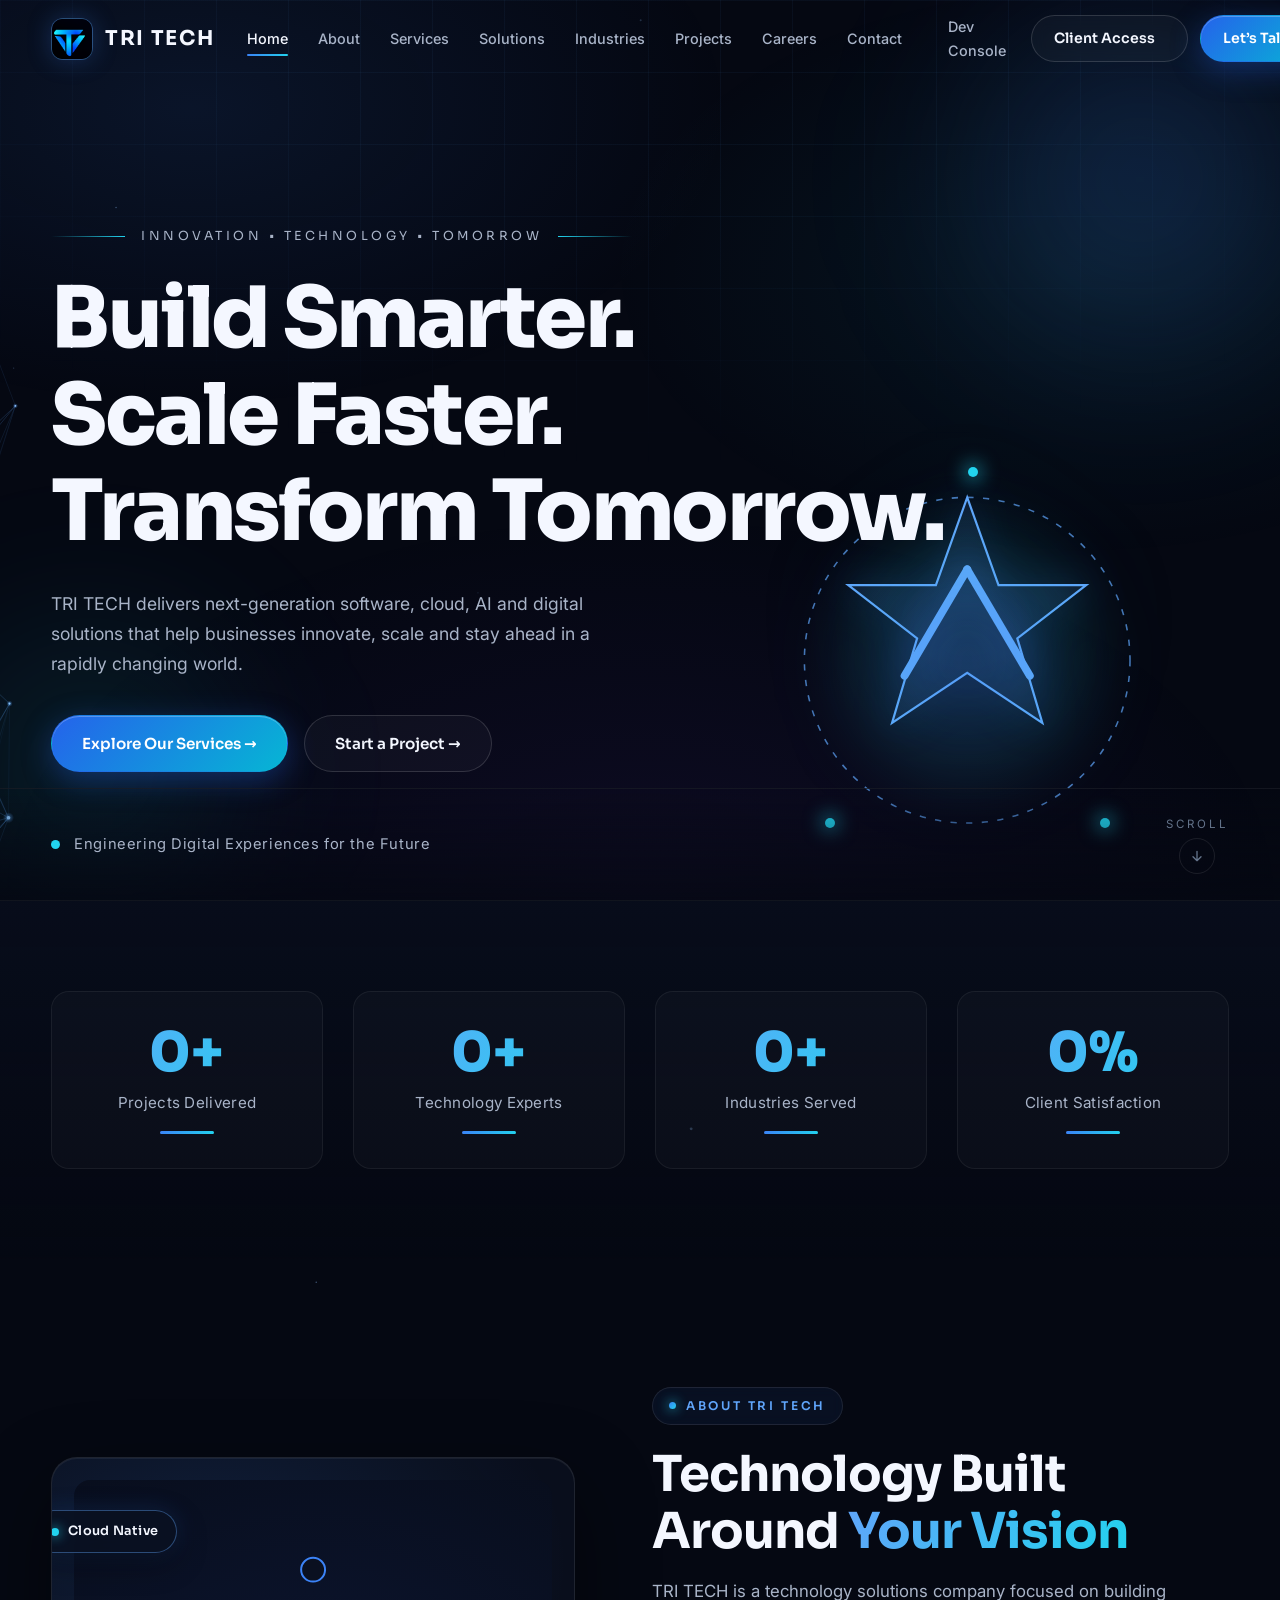
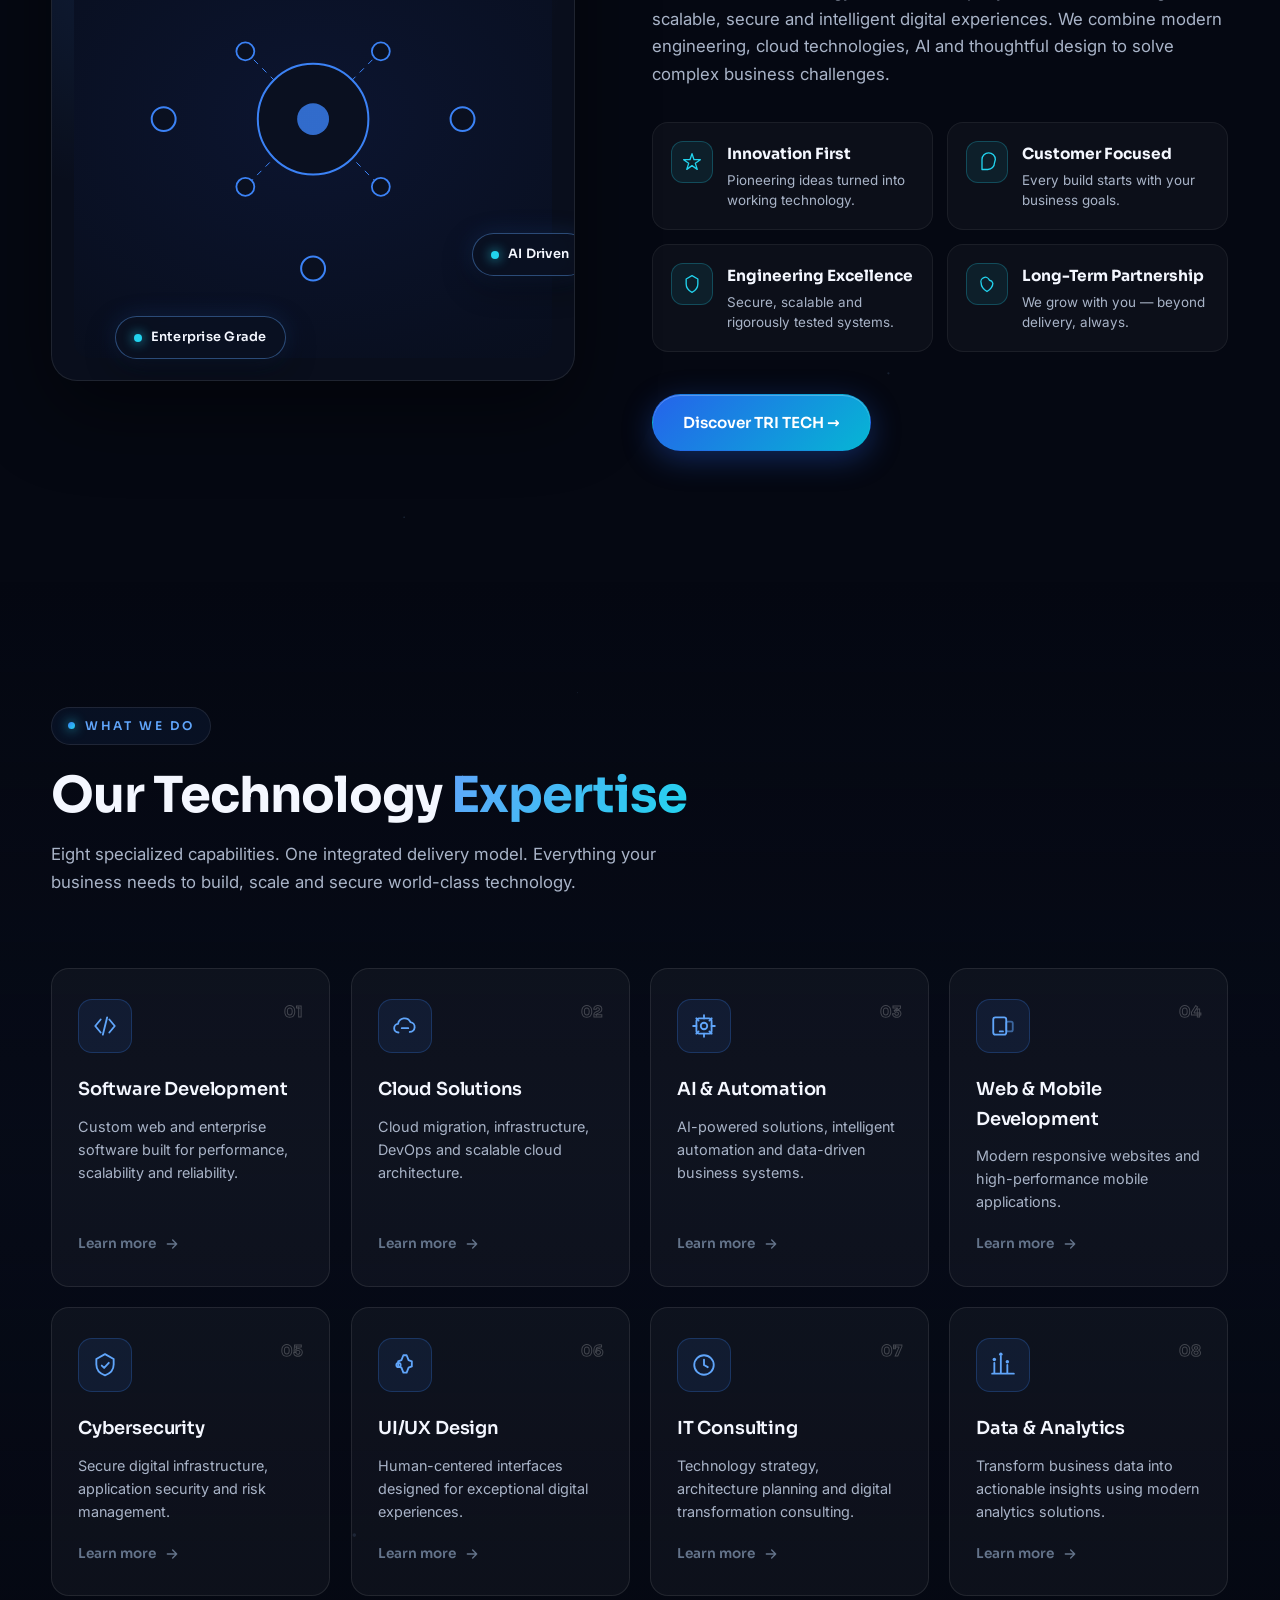
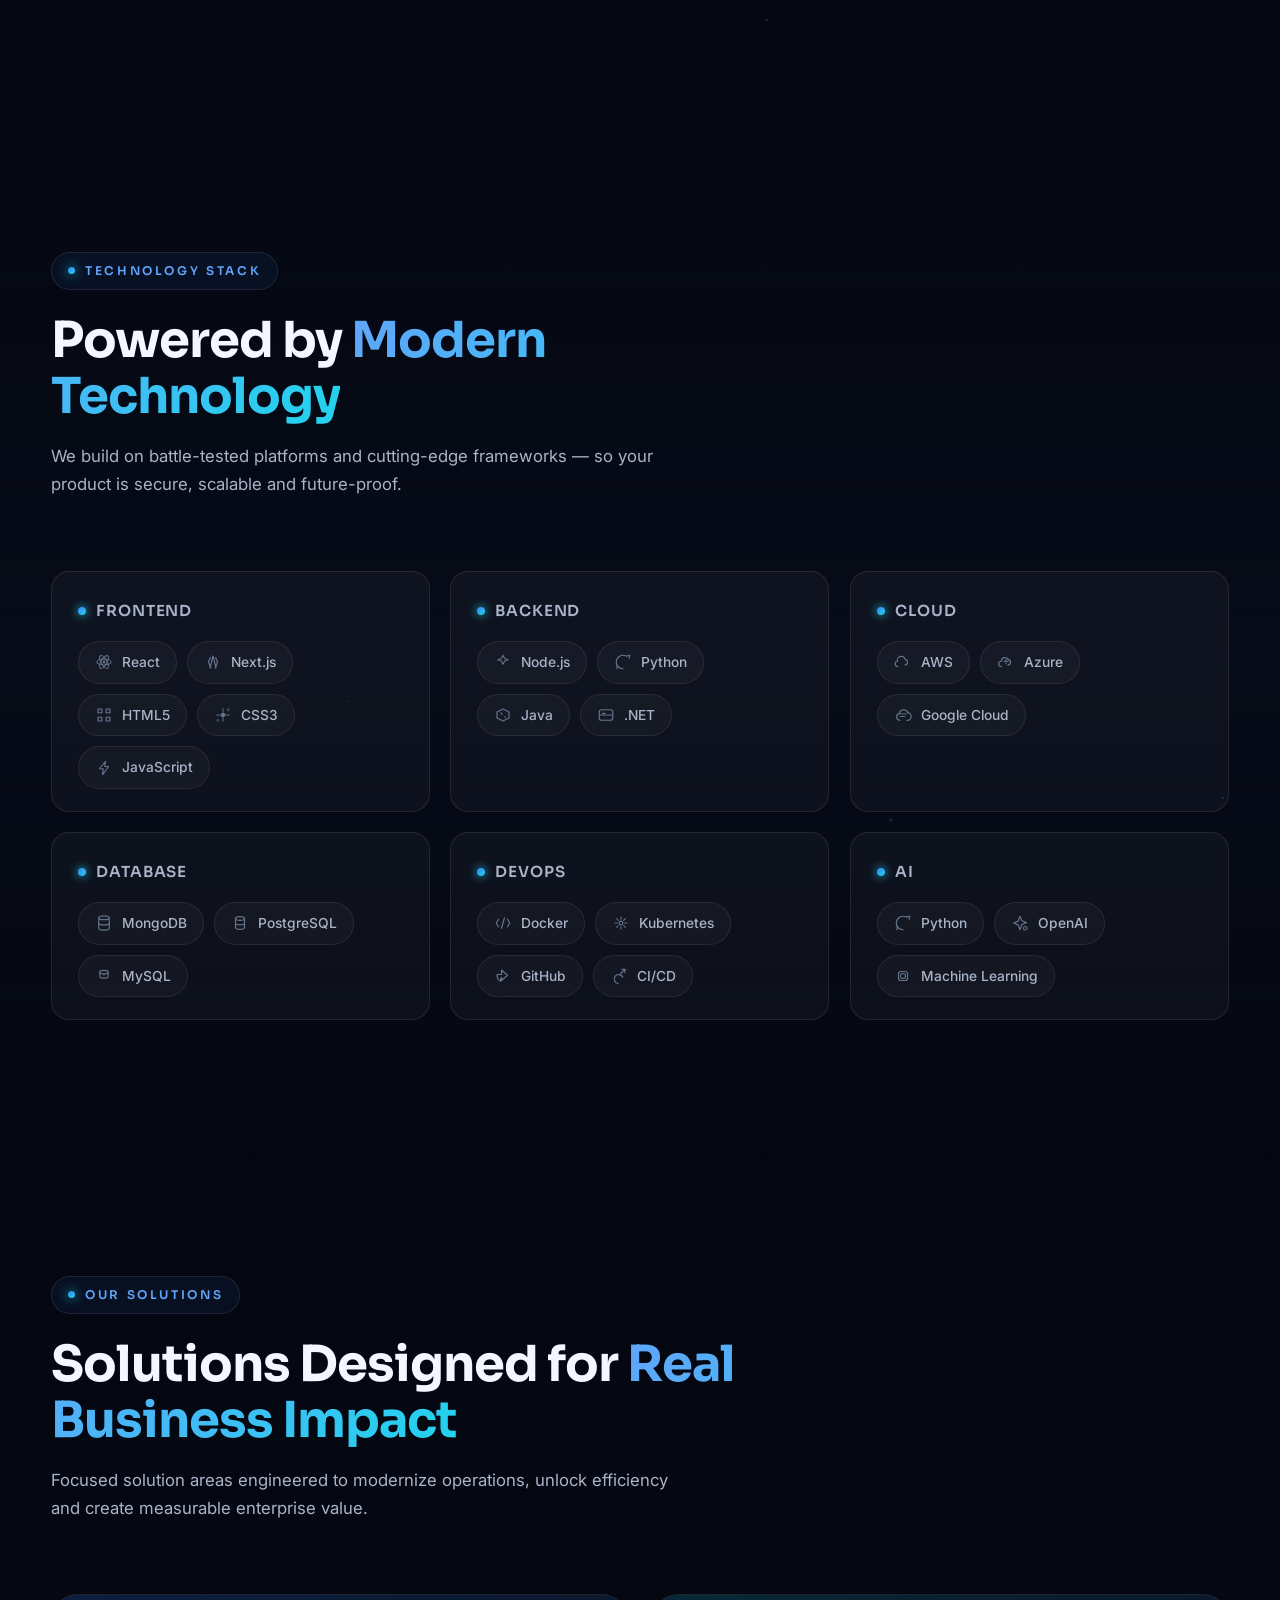
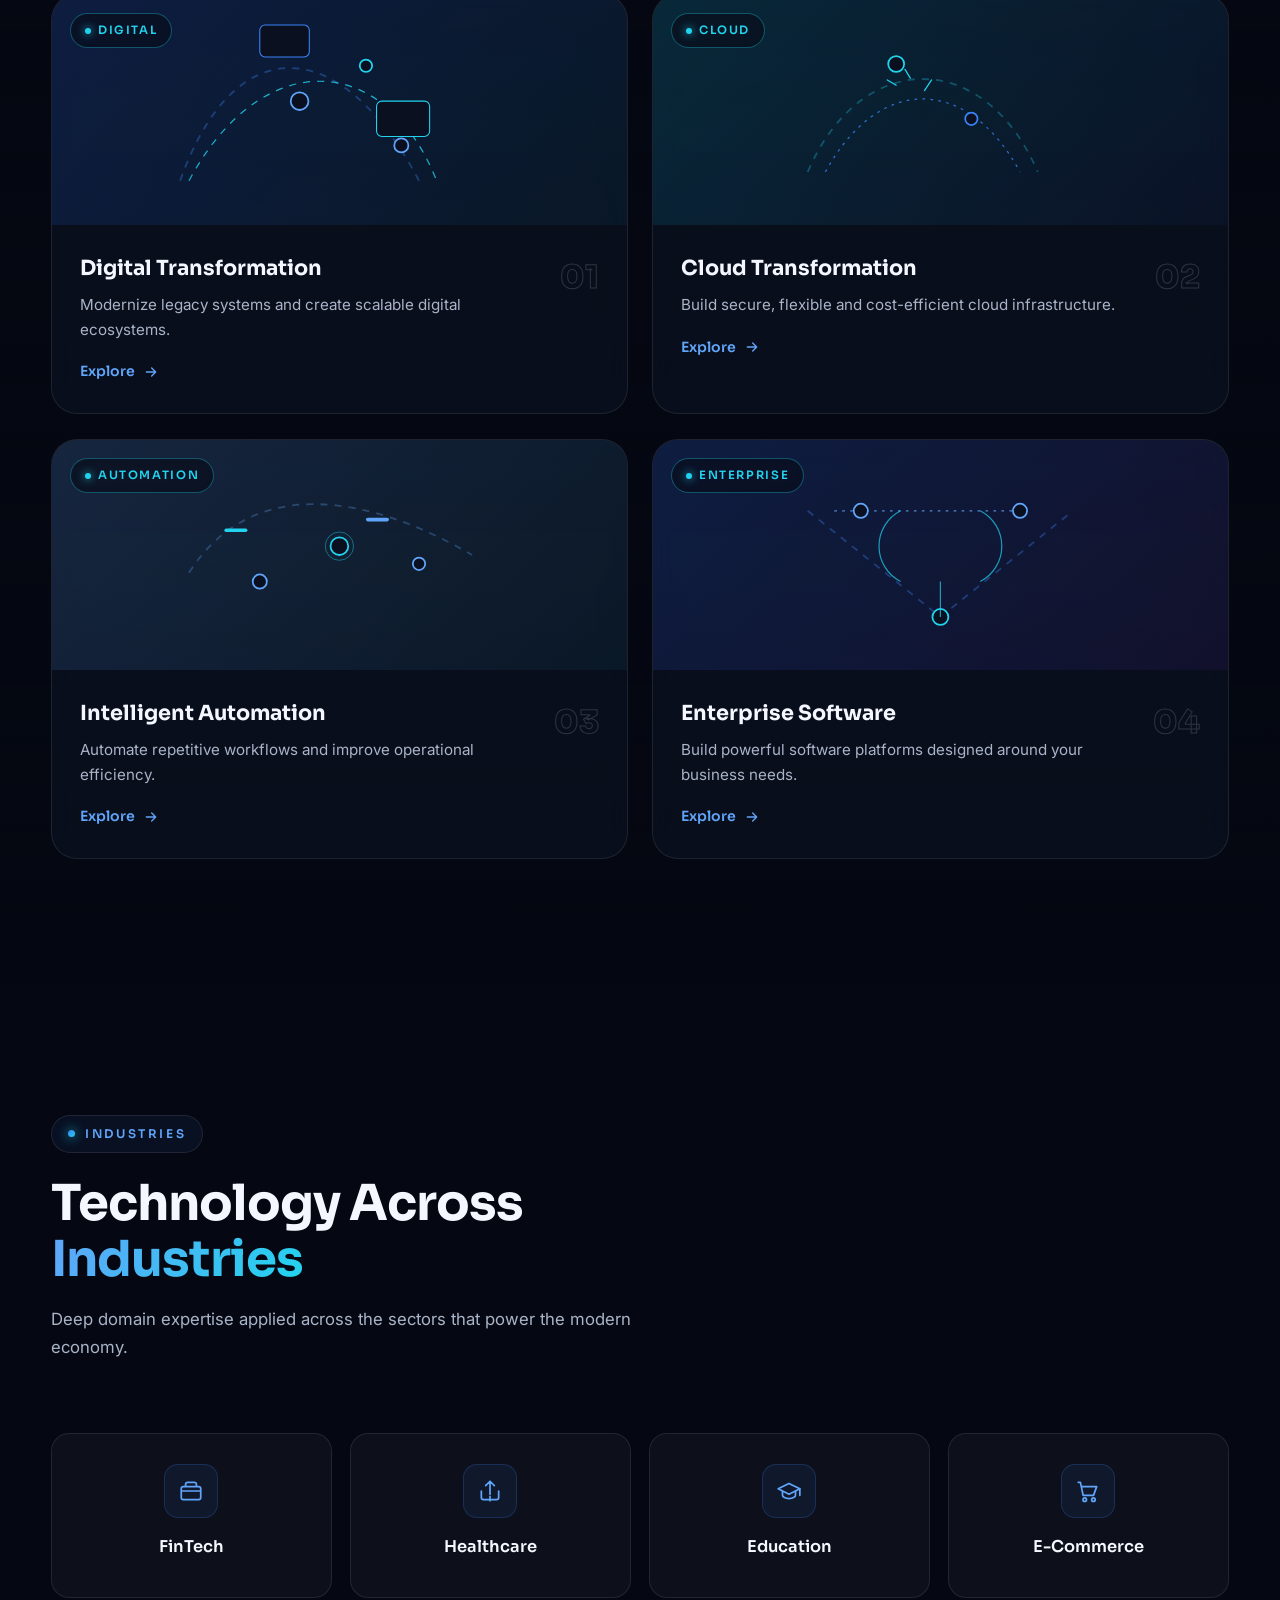
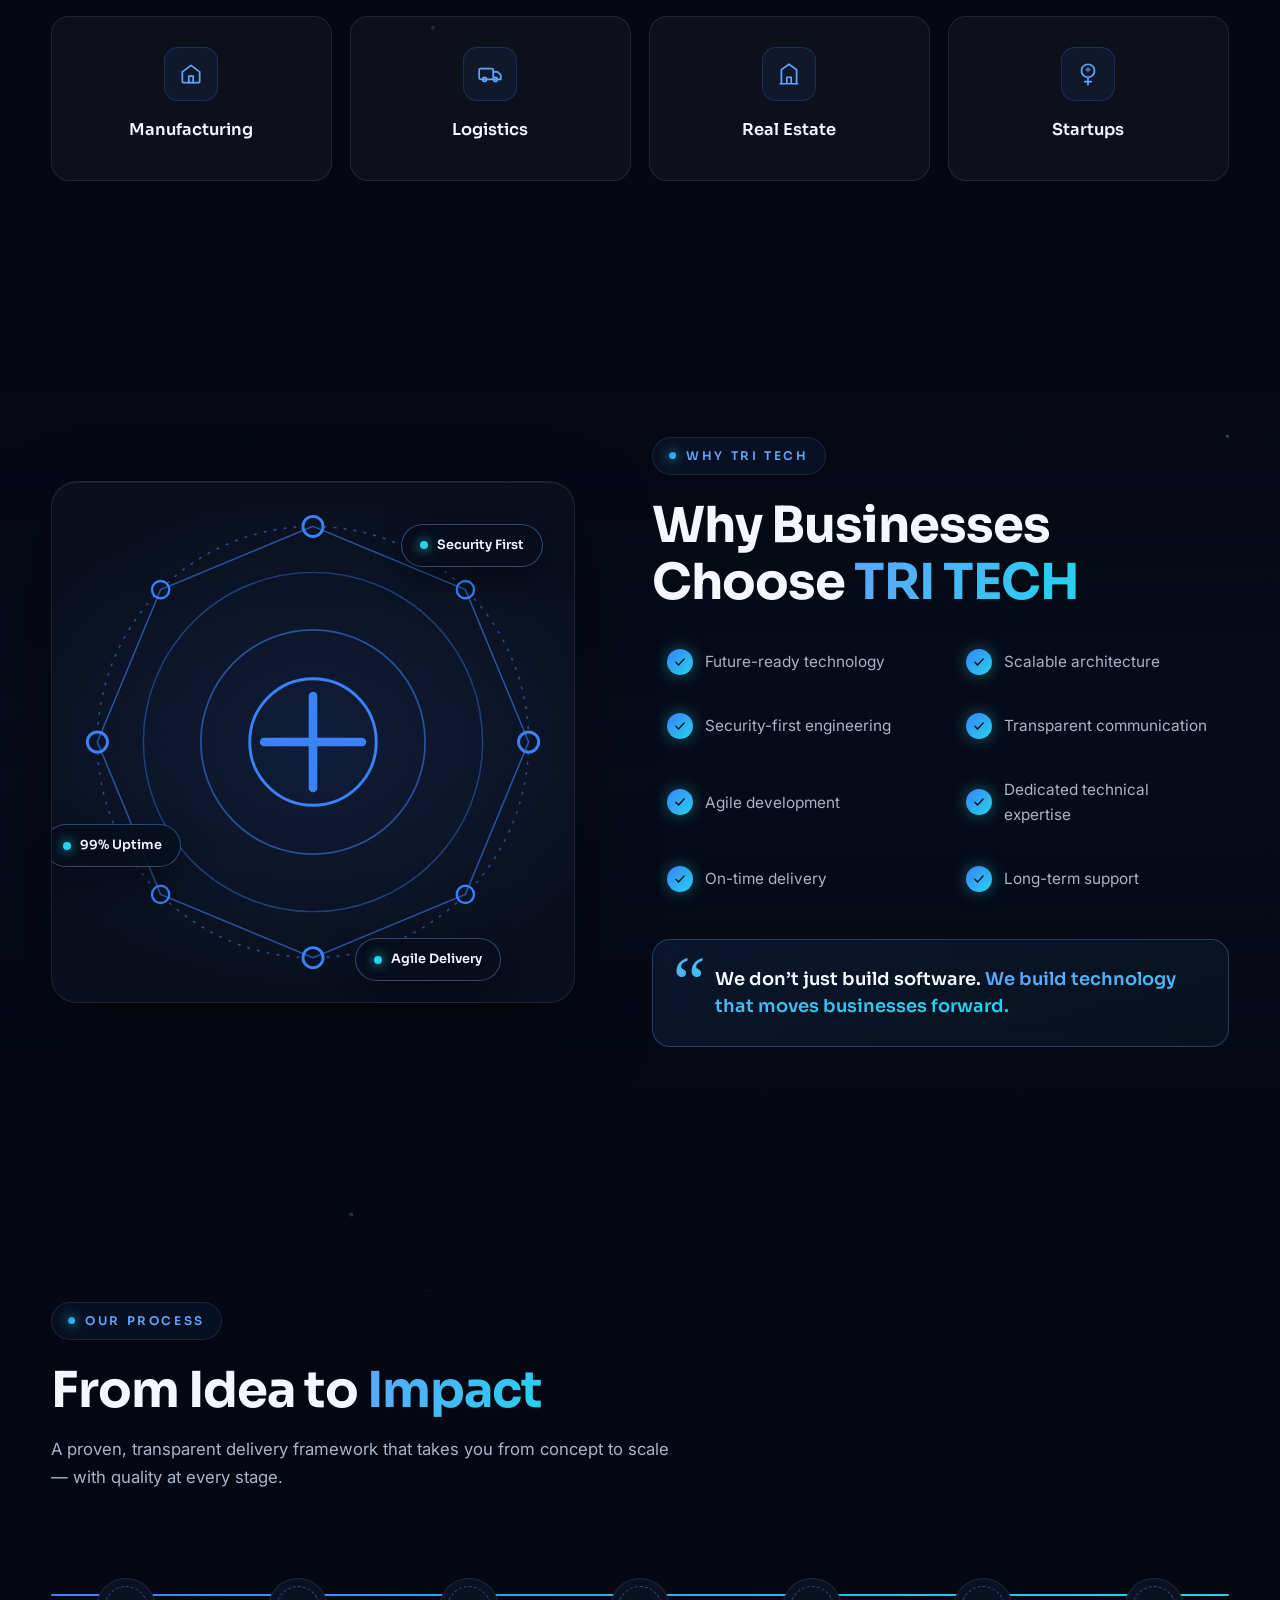
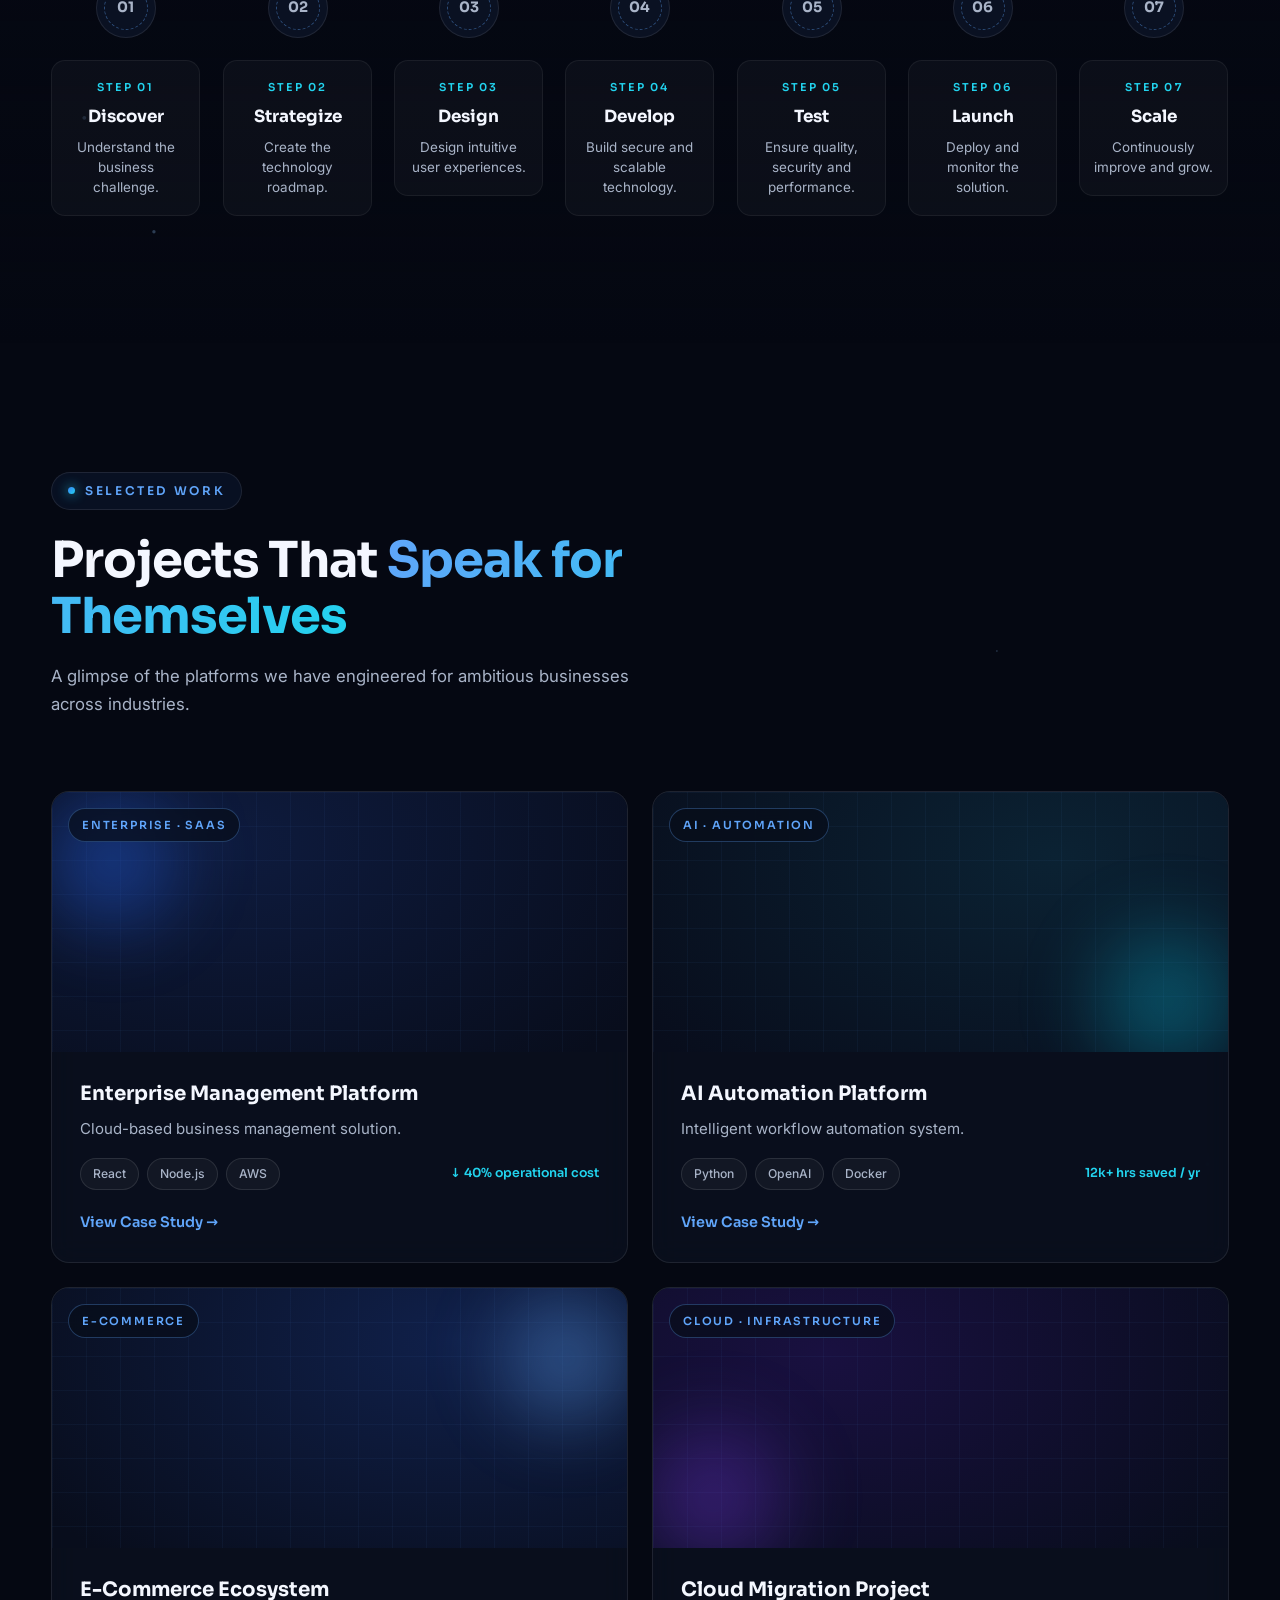
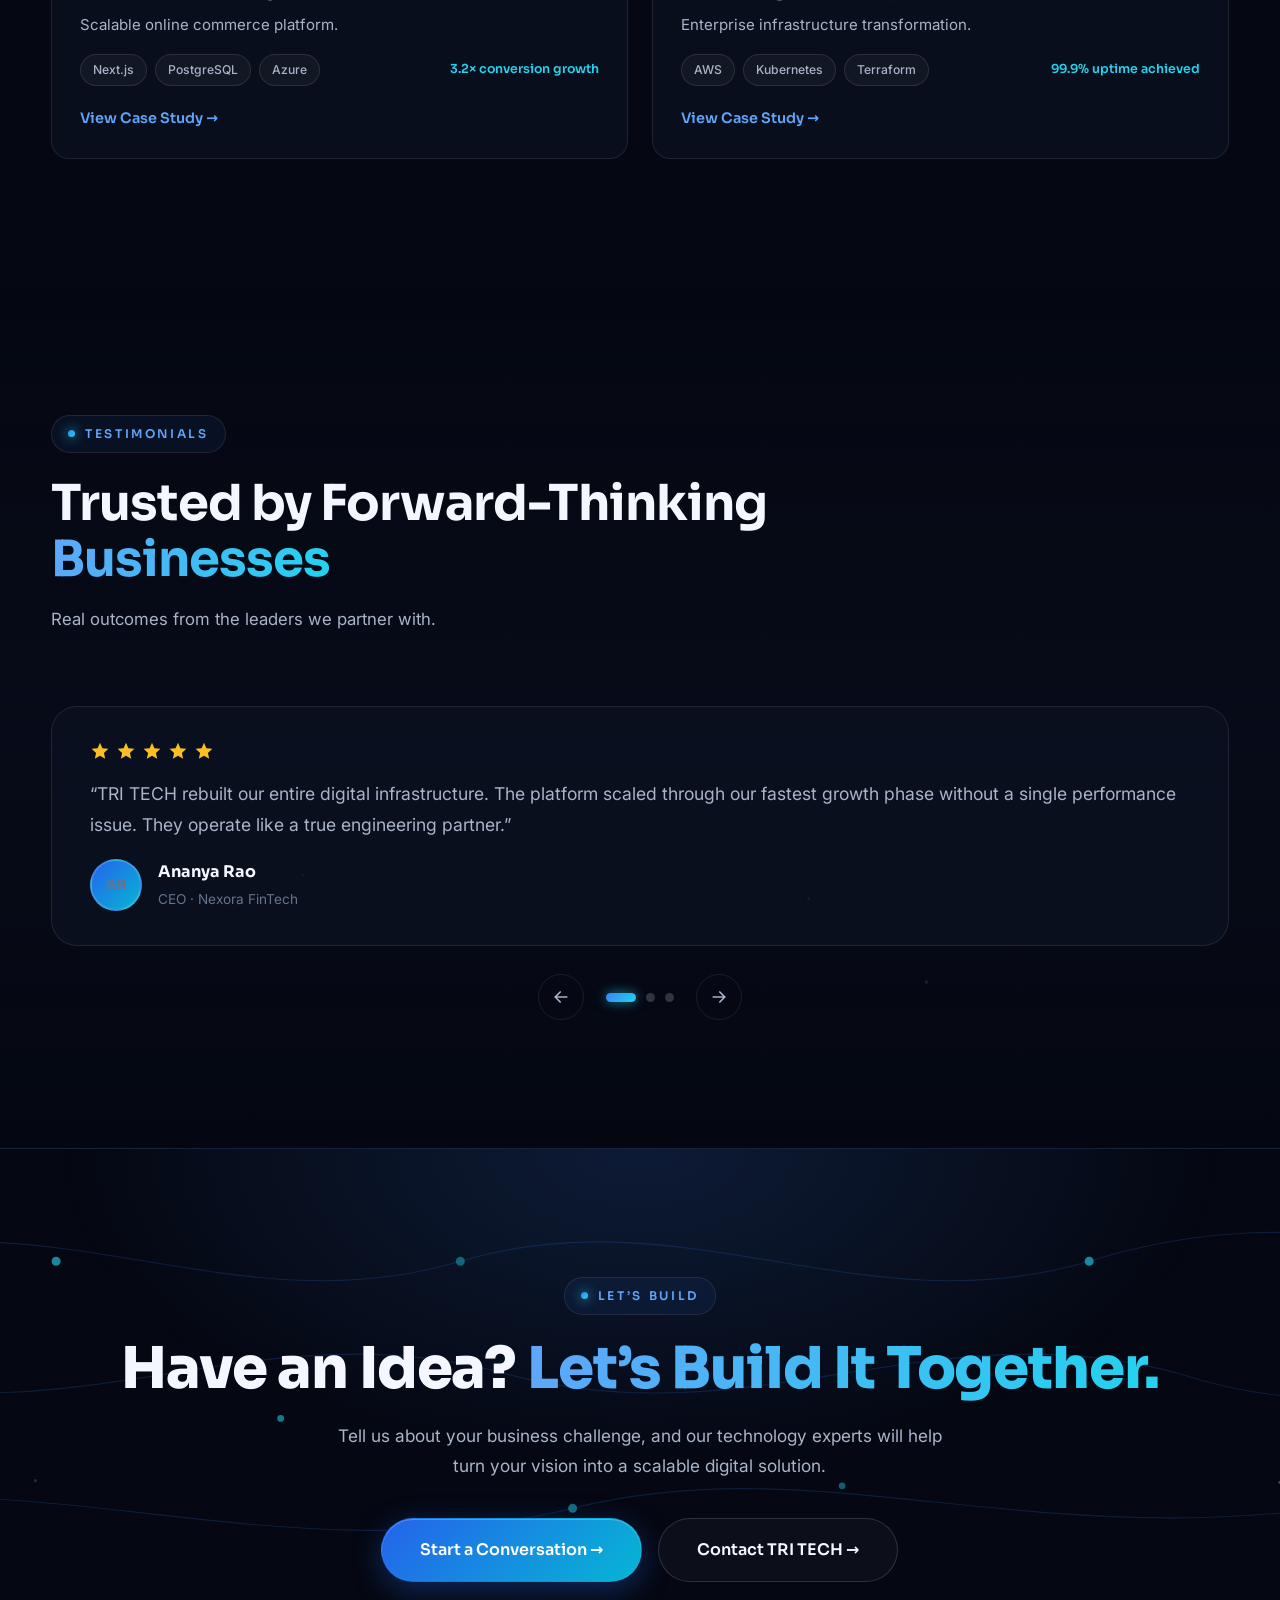
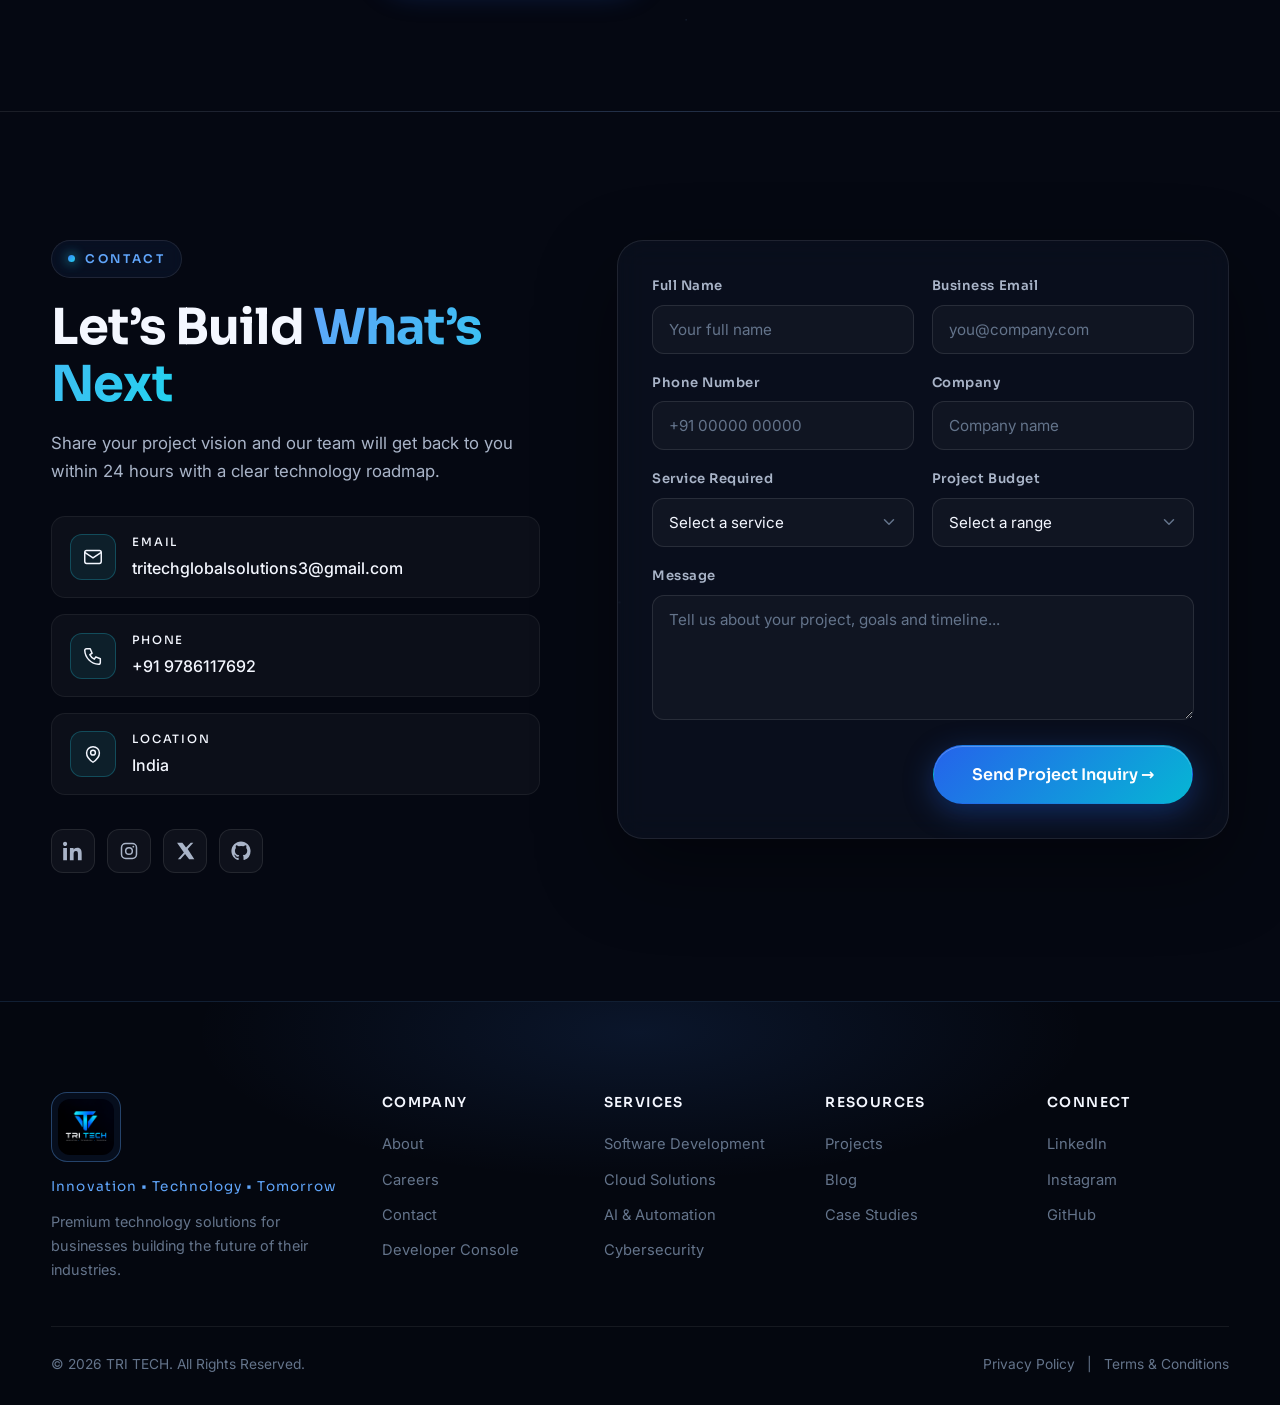
<file: index.html>
<!DOCTYPE html>
<html lang="en">
<head>
  <meta charset="UTF-8" />
  <meta name="viewport" content="width=device-width, initial-scale=1.0" />

  <!-- Primary SEO -->
  <title>TRI TECH | Digital Solutions for a Smarter Future</title>
  <meta name="description" content="TRI TECH provides software development, cloud, AI, cybersecurity and digital transformation solutions for businesses ready to build the future." />
  <meta name="keywords" content="TRI TECH, software development, cloud solutions, AI automation, cybersecurity, digital transformation, IT services, enterprise software, DevOps, UI UX design" />
  <meta name="author" content="TRI TECH" />
  <meta name="robots" content="index, follow" />
  <meta name="theme-color" content="#050812" />
  <link rel="canonical" href="https://www.tritech.com/" />

  <!-- Open Graph -->
  <meta property="og:type" content="website" />
  <meta property="og:site_name" content="TRI TECH" />
  <meta property="og:title" content="TRI TECH | Digital Solutions for a Smarter Future" />
  <meta property="og:description" content="TRI TECH provides software development, cloud, AI, cybersecurity and digital transformation solutions for businesses ready to build the future." />
  <meta property="og:url" content="https://www.tritech.com/" />
  <meta property="og:image" content="https://www.tritech.com/assets/logo-512.png" />

  <!-- Twitter -->
  <meta name="twitter:card" content="summary_large_image" />
  <meta name="twitter:title" content="TRI TECH | Digital Solutions for a Smarter Future" />
  <meta name="twitter:description" content="Innovation • Technology • Tomorrow" />
  <meta name="twitter:image" content="https://www.tritech.com/assets/logo-512.png" />

  <!-- Favicon -->
  <link rel="icon" type="image/png" sizes="48x48" href="assets/favicon-48.png" />
  <link rel="icon" type="image/png" sizes="64x64" href="assets/favicon-64.png" />
  <link rel="apple-touch-icon" href="assets/apple-touch-icon.png" />

  <!-- Fonts -->
  <link rel="preconnect" href="https://fonts.googleapis.com" />
  <link rel="preconnect" href="https://fonts.gstatic.com" crossorigin />
  <link href="https://fonts.googleapis.com/css2?family=Sora:wght@300;400;500;600;700;800&family=Inter:wght@400;500;600&display=swap" rel="stylesheet" />

  <!-- Schema.org: Organization -->
  <script type="application/ld+json">
  {
    "@context": "https://schema.org",
    "@type": "Organization",
    "name": "TRI TECH",
    "url": "https://www.tritech.com",
    "logo": "https://www.tritech.com/assets/logo-512.png",
    "slogan": "Innovation • Technology • Tomorrow",
    "description": "TRI TECH provides software development, cloud, AI, cybersecurity and digital transformation solutions for businesses ready to build the future.",
    "email": "tritechglobalsolutions3@gmail.com",
    "telephone": "+91-XXXXX-XXXXX",
    "address": { "@type": "PostalAddress", "addressCountry": "IN" },
    "sameAs": [
      "https://www.linkedin.com/in/tri-tech-global-solutions-undefined-846374441/",
      "https://www.instagram.com/tri_tech_global_solutions",
      "https://github.com/tritech"
    ]
  }
  </script>

  <link rel="stylesheet" href="css/styles.css?v=8" />
  <noscript>
    <style>
      .preloader { display: none !important; }
      .reveal { opacity: 1 !important; transform: none !important; }
      .word { transform: none !important; animation: none !important; }
    </style>
  </noscript>
</head>

<body>
  <a class="skip-link" href="#home">Skip to content</a>

  <!-- Preloader -->
  <div class="preloader" id="preloader" aria-hidden="true">
    <div class="preloader-inner">
      <div class="preloader-symbol">
        <svg viewBox="0 0 64 64" fill="none">
          <defs>
            <linearGradient id="preGrad" x1="0" y1="0" x2="64" y2="64">
              <stop offset="0" stop-color="#3B82F6"/>
              <stop offset="1" stop-color="#22D3EE"/>
            </linearGradient>
          </defs>
          <path d="M16 20 L32 44 L48 20" stroke="url(#preGrad)" stroke-width="4" stroke-linecap="round" stroke-linejoin="round"/>
          <line x1="24" y1="36" x2="40" y2="36" stroke="url(#preGrad)" stroke-width="4" stroke-linecap="round"/>
        </svg>
      </div>
      <div class="preloader-text">TRI&#8201;TECH</div>
      <div class="preloader-bar"><span></span></div>
    </div>
  </div>

  <!-- Fixed ambient layers -->
  <div class="ambient-grid" aria-hidden="true"></div>
  <div class="scroll-glow" aria-hidden="true"></div>
  <canvas id="ambient-canvas" class="ambient-canvas" aria-hidden="true"></canvas>
  <div class="cursor-glow" id="cursor-glow" aria-hidden="true"></div>

  <!-- ============ NAVIGATION ============ -->
  <header class="navbar" id="navbar">
    <div class="container nav-inner">
      <a href="#home" class="brand" aria-label="TRI TECH home">
        <span class="brand-mark">
          <img src="assets/logo-emblem-256.png" alt="TRI TECH logo" width="40" height="40" class="brand-logo" />
        </span>
        <span class="brand-text">TRI&nbsp;TECH</span>
      </a>

      <nav class="nav-links" aria-label="Primary navigation">
        <a href="#home" class="nav-link active">Home</a>
        <a href="#about" class="nav-link">About</a>
        <a href="#services" class="nav-link">Services</a>
        <a href="#solutions" class="nav-link">Solutions</a>
        <a href="#industries" class="nav-link">Industries</a>
        <a href="#projects" class="nav-link">Projects</a>
        <a href="#contact" class="nav-link">Careers</a>
        <a href="#contact" class="nav-link">Contact</a>
      </nav>

      <div class="nav-actions">
        <a href="developer-console.html" class="nav-link">Dev Console</a>
        <a href="index.html#home" class="btn btn-ghost btn-sm nav-login-btn">
          Client Access
          <svg viewBox="0 0 24 24" fill="none" aria-hidden="true"><path d="M15 3h4a2 2 0 0 1 2 2v14a2 2 0 0 1-2 2h-4M10 17l5-5-5-5M15 12H3" stroke="currentColor" stroke-width="2" stroke-linecap="round" stroke-linejoin="round"/></svg>
        </a>
        <a href="#contact" class="btn btn-primary btn-sm nav-cta magnetic">
          Let&rsquo;s Talk
          <svg viewBox="0 0 24 24" fill="none" aria-hidden="true"><path d="M5 12h14M13 6l6 6-6 6" stroke="currentColor" stroke-width="2" stroke-linecap="round" stroke-linejoin="round"/></svg>
        </a>
        <button class="hamburger" id="hamburger" aria-label="Open menu" aria-expanded="false" aria-controls="mobile-menu">
          <span></span><span></span><span></span>
        </button>
      </div>
    </div>
  </header>

  <!-- Mobile menu -->
  <div class="mobile-menu" id="mobile-menu" aria-hidden="true">
    <div class="mobile-menu-head">
      <span class="mobile-brand">
        <img src="assets/logo-emblem-256.png" alt="TRI TECH logo" width="40" height="40" class="brand-logo" />
        <span class="brand-text">TRI&nbsp;TECH</span>
      </span>
      <button class="mobile-close" id="mobile-close" aria-label="Close menu">
        <svg viewBox="0 0 24 24" fill="none" aria-hidden="true"><path d="M6 6l12 12M18 6L6 18" stroke="currentColor" stroke-width="2" stroke-linecap="round"/></svg>
      </button>
    </div>
    <nav class="mobile-links" aria-label="Mobile navigation">
      <a href="#home" class="mobile-link"><span>01</span>Home</a>
      <a href="#about" class="mobile-link"><span>02</span>About</a>
      <a href="#services" class="mobile-link"><span>03</span>Services</a>
      <a href="#solutions" class="mobile-link"><span>04</span>Solutions</a>
      <a href="#industries" class="mobile-link"><span>05</span>Industries</a>
      <a href="#projects" class="mobile-link"><span>06</span>Projects</a>
      <a href="#contact" class="mobile-link"><span>07</span>Careers</a>
      <a href="#contact" class="mobile-link"><span>08</span>Contact</a>
      <a href="index.html#home" class="mobile-link"><span>09</span>Client Access</a>
      <a href="developer-console.html" class="mobile-link"><span>10</span>Developer Console</a>
    </nav>
    <div class="mobile-menu-foot">
      <p>tritechglobalsolutions3@gmail.com</p>
      <a href="#contact" class="btn btn-primary mobile-cta">Let&rsquo;s Talk →</a>
    </div>
  </div>

  <main id="main">
  <!-- ============ HERO ============ -->
  <section class="hero" id="home">
    <canvas id="hero-canvas" class="hero-canvas" aria-hidden="true"></canvas>

    <div class="hero-orb hero-orb-1" data-depth="0.4" aria-hidden="true"></div>
    <div class="hero-orb hero-orb-2" data-depth="0.25" aria-hidden="true"></div>

    <!-- Geometric TRI TECH symbol -->
    <div class="hero-symbol" data-depth="0.55" aria-hidden="true">
      <div class="symbol-ring">
        <div class="symbol-inner">
          <svg class="symbol-star" viewBox="0 0 220 220" fill="none">
            <defs>
              <linearGradient id="symGrad" x1="0" y1="0" x2="220" y2="220">
                <stop offset="0" stop-color="#60A5FA"/>
                <stop offset="1" stop-color="#22D3EE"/>
              </linearGradient>
            </defs>
            <circle cx="110" cy="110" r="104" stroke="url(#symGrad)" stroke-width="1" stroke-dasharray="4 6" opacity="0.7"/>
            <path d="M110 6 L130 62 L186 62 L142 96 L158 150 L110 118 L62 150 L78 96 L34 62 L90 62 Z" fill="url(#symGrad)" fill-opacity="0.08" stroke="url(#symGrad)" stroke-width="1.4"/>
            <line x1="110" y1="52" x2="110" y2="168" stroke="url(#symGrad)" stroke-width="5" stroke-linecap="round"/>
            <line x1="110" y1="52" x2="70" y2="120" stroke="url(#symGrad)" stroke-width="5" stroke-linecap="round"/>
            <line x1="110" y1="52" x2="150" y2="120" stroke="url(#symGrad)" stroke-width="5" stroke-linecap="round"/>
            <path d="M70 152 H150" stroke="url(#symGrad)" stroke-width="5" stroke-linecap="round"/>
          </svg>
        </div>
        <div class="orbit-dot ad" aria-hidden="true"></div>
        <div class="orbit-dot bd" aria-hidden="true"></div>
        <div class="orbit-dot cd" aria-hidden="true"></div>
      </div>
      <div class="symbol-glow" aria-hidden="true"></div>
    </div>

    <div class="container hero-inner">
      <div class="hero-topline reveal-text">
        <span class="line"></span>
        Innovation • Technology • Tomorrow
        <span class="line"></span>
      </div>

      <h1 class="hero-title" id="hero-title">
        <span class="line-mask"><span class="word reveal-word" data-edit="hero-title-1">Build Smarter.</span></span>
        <span class="line-mask"><span class="word reveal-word" data-edit="hero-title-2">Scale Faster.</span></span>
        <span class="line-mask"><span class="word reveal-word gradient-word reveal-word" data-edit="hero-title-3">Transform Tomorrow.</span></span>
      </h1>

      <p class="hero-sub reveal" data-edit="hero-sub">TRI TECH delivers next-generation software, cloud, AI and digital solutions that help businesses innovate, scale and stay ahead in a rapidly changing world.</p>

      <div class="hero-cta reveal">
        <a href="#services" class="btn btn-primary magnetic">Explore Our Services →</a>
        <a href="#contact" class="btn btn-ghost magnetic">Start a Project →</a>
      </div>
    </div>

    <div class="hero-trust reveal">
      <div class="container hero-trust-inner">
        <span class="trust-pulse" aria-hidden="true"></span>
        <p>Engineering Digital Experiences for the Future</p>
        <a href="#stats" class="hero-scroll" aria-label="Scroll to statistics">
          <span class="scroll-text">Scroll</span>
          <span class="scroll-arrow"><svg viewBox="0 0 24 24" fill="none" aria-hidden="true"><path d="M12 5v14M6 13l6 6 6-6" stroke="currentColor" stroke-width="2" stroke-linecap="round" stroke-linejoin="round"/></svg></span>
        </a>
      </div>
    </div>
  </section>

  <!-- ============ STATS ============ -->
  <section class="stats" id="stats">
    <div class="container stats-grid">
      <div class="stat-item reveal">
        <div class="stat-number">
          <span class="counter" data-count="0" data-edit="stat-projects">0</span><span class="stat-suffix">+</span>
        </div>
        <div class="stat-label">Projects Delivered</div>
        <div class="stat-bar"><span></span></div>
      </div>
      <div class="stat-item reveal" style="--delay:.1s">
        <div class="stat-number">
          <span class="counter" data-count="0" data-edit="stat-experts">0</span><span class="stat-suffix">+</span>
        </div>
        <div class="stat-label">Technology Experts</div>
        <div class="stat-bar"><span></span></div>
      </div>
      <div class="stat-item reveal" style="--delay:.2s">
        <div class="stat-number">
          <span class="counter" data-count="0" data-edit="stat-industries">0</span><span class="stat-suffix">+</span>
        </div>
        <div class="stat-label">Industries Served</div>
        <div class="stat-bar"><span></span></div>
      </div>
      <div class="stat-item reveal" style="--delay:.3s">
        <div class="stat-number">
          <span class="counter" data-count="0" data-edit="stat-satisfaction">0</span><span class="stat-suffix">%</span>
        </div>
        <div class="stat-label">Client Satisfaction</div>
        <div class="stat-bar"><span></span></div>
      </div>
    </div>
  </section>

  <!-- ============ ABOUT ============ -->
  <section class="about section" id="about">
    <div class="container about-grid">
      <div class="about-visual reveal" aria-hidden="true">
        <div class="about-frame">
          <div class="about-tech-map">
            <svg viewBox="0 0 480 480" fill="none" class="about-svg">
              <defs>
                <linearGradient id="aboutGrad" x1="0" y1="0" x2="480" y2="480">
                  <stop offset="0" stop-color="#3B82F6"/>
                  <stop offset="1" stop-color="#22D3EE"/>
                </linearGradient>
              </defs>
              <g class="about-lines">
                <line x1="90" y1="240" x2="180" y2="240" stroke="url(#aboutGrad)" stroke-width="1.2"/>
                <line x1="300" y1="240" x2="390" y2="240" stroke="url(#aboutGrad)" stroke-width="1.2"/>
                <line x1="240" y1="90" x2="240" y2="180" stroke="url(#aboutGrad)" stroke-width="1.2"/>
                <line x1="240" y1="300" x2="240" y2="390" stroke="url(#aboutGrad)" stroke-width="1.2"/>
                <line x1="172" y1="172" x2="222" y2="222" stroke="url(#aboutGrad)" stroke-width="1"/>
                <line x1="258" y1="258" x2="308" y2="308" stroke="url(#aboutGrad)" stroke-width="1"/>
                <line x1="308" y1="172" x2="258" y2="222" stroke="url(#aboutGrad)" stroke-width="1"/>
                <line x1="222" y1="258" x2="172" y2="308" stroke="url(#aboutGrad)" stroke-width="1"/>
              </g>
              <g class="about-nodes">
                <circle cx="90" cy="240" r="12" fill="#0A1020" stroke="url(#aboutGrad)" stroke-width="2"/>
                <circle cx="390" cy="240" r="12" fill="#0A1020" stroke="url(#aboutGrad)" stroke-width="2"/>
                <circle cx="240" cy="90" r="12" fill="#0A1020" stroke="url(#aboutGrad)" stroke-width="2"/>
                <circle cx="240" cy="390" r="12" fill="#0A1020" stroke="url(#aboutGrad)" stroke-width="2"/>
                <circle cx="172" cy="172" r="9" fill="#0A1020" stroke="url(#aboutGrad)" stroke-width="1.8"/>
                <circle cx="308" cy="308" r="9" fill="#0A1020" stroke="url(#aboutGrad)" stroke-width="1.8"/>
                <circle cx="308" cy="172" r="9" fill="#0A1020" stroke="url(#aboutGrad)" stroke-width="1.8"/>
                <circle cx="172" cy="308" r="9" fill="#0A1020" stroke="url(#aboutGrad)" stroke-width="1.8"/>
                <circle cx="240" cy="240" r="58" fill="#0A1020" stroke="url(#aboutGrad)" stroke-width="2">
                  <animate attributeName="r" values="54;60;54" dur="4s" repeatCount="indefinite"/>
                </circle>
                <circle cx="240" cy="240" r="16" fill="url(#aboutGrad)">
                  <animate attributeName="opacity" values="1;.5;1" dur="2.5s" repeatCount="indefinite"/>
                </circle>
              </g>
            </svg>
          </div>
          <div class="about-chip about-chip-1"><span class="chip-dot"></span> Cloud Native</div>
          <div class="about-chip about-chip-2"><span class="chip-dot"></span> AI Driven</div>
          <div class="about-chip about-chip-3"><span class="chip-dot"></span> Enterprise Grade</div>
        </div>
      </div>

      <div class="about-content">
        <span class="section-tag reveal">About TRI TECH</span>
        <h2 class="section-title reveal">Technology Built Around <span class="gradient-text">Your Vision</span></h2>
        <p class="section-text reveal">TRI TECH is a technology solutions company focused on building scalable, secure and intelligent digital experiences. We combine modern engineering, cloud technologies, AI and thoughtful design to solve complex business challenges.</p>

        <ul class="about-values">
          <li class="reveal" style="--delay:.05s">
            <span class="value-icon">
              <svg viewBox="0 0 24 24" fill="none" aria-hidden="true"><path d="M12 2l2.4 7.2H22l-6 4.4 2.3 7.2-6.3-4.5-6.3 4.5L8 13.6 2 9.2h7.6z" stroke="currentColor" stroke-width="1.6" stroke-linejoin="round"/></svg>
            </span>
            <div><strong>Innovation First</strong><p>Pioneering ideas turned into working technology.</p></div>
          </li>
          <li class="reveal" style="--delay:.1s">
            <span class="value-icon">
              <svg viewBox="0 0 24 24" fill="none" aria-hidden="true"><path d="M20 12c0 4.4-3.6 8-8 8H5V8c0-4.4 3.6-8 8-8s8 3.6 8 8z" transform="translate(1 1)" stroke="currentColor" stroke-width="1.6" stroke-linejoin="round"/></svg>
            </span>
            <div><strong>Customer Focused</strong><p>Every build starts with your business goals.</p></div>
          </li>
          <li class="reveal" style="--delay:.15s">
            <span class="value-icon">
              <svg viewBox="0 0 24 24" fill="none" aria-hidden="true"><path d="M12 2l7 4v6c0 5-3 8-7 10-4-2-7-5-7-10V6z" stroke="currentColor" stroke-width="1.6" stroke-linejoin="round"/></svg>
            </span>
            <div><strong>Engineering Excellence</strong><p>Secure, scalable and rigorously tested systems.</p></div>
          </li>
          <li class="reveal" style="--delay:.2s">
            <span class="value-icon">
              <svg viewBox="0 0 24 24" fill="none" aria-hidden="true"><path d="M12 21s-7-4.5-7-10a5 5 0 0110-3.5A5 5 0 0119 11c0 5.5-7 10-7 10z" stroke="currentColor" stroke-width="1.6" stroke-linejoin="round"/></svg>
            </span>
            <div><strong>Long-Term Partnership</strong><p>We grow with you — beyond delivery, always.</p></div>
          </li>
        </ul>

        <a href="#services" class="btn btn-primary magnetic about-cta reveal">Discover TRI TECH →</a>
      </div>
    </div>
  </section>
  <!-- ============ SERVICES ============ -->
  <section class="services section" id="services">
    <div class="container">
      <div class="section-head reveal">
        <span class="section-tag">What We Do</span>
        <h2 class="section-title">Our Technology <span class="gradient-text">Expertise</span></h2>
        <p class="section-text">Eight specialized capabilities. One integrated delivery model. Everything your business needs to build, scale and secure world-class technology.</p>
      </div>

      <div class="services-grid">
        <article class="service-card reveal" style="--delay:.05s">
          <div class="service-top">
            <span class="service-icon">
              <svg viewBox="0 0 24 24" fill="none" aria-hidden="true"><path d="M8 6L3 12l5 6M16 6l5 6-5 6" stroke="currentColor" stroke-width="1.7" stroke-linecap="round" stroke-linejoin="round"/><path d="M14 4l-4 16" stroke="currentColor" stroke-width="1.7" stroke-linecap="round"/></svg>
            </span>
            <span class="service-num">01</span>
          </div>
          <h3>Software Development</h3>
          <p>Custom web and enterprise software built for performance, scalability and reliability.</p>
          <a href="#contact" class="service-link">Learn more <svg viewBox="0 0 24 24" fill="none" aria-hidden="true"><path d="M5 12h14M13 6l6 6-6 6" stroke="currentColor" stroke-width="2" stroke-linecap="round" stroke-linejoin="round"/></svg></a>
        </article>

        <article class="service-card reveal" style="--delay:.1s">
          <div class="service-top">
            <span class="service-icon">
              <svg viewBox="0 0 24 24" fill="none" aria-hidden="true"><path d="M6 18a4 4 0 01-.4-7.98A6 6 0 0117 8.5a4.5 4.5 0 01-.6 8.96" stroke="currentColor" stroke-width="1.7" stroke-linecap="round" stroke-linejoin="round"/><path d="M9 14h6" stroke="currentColor" stroke-width="1.7" stroke-linecap="round"/></svg>
            </span>
            <span class="service-num">02</span>
          </div>
          <h3>Cloud Solutions</h3>
          <p>Cloud migration, infrastructure, DevOps and scalable cloud architecture.</p>
          <a href="#contact" class="service-link">Learn more <svg viewBox="0 0 24 24" fill="none" aria-hidden="true"><path d="M5 12h14M13 6l6 6-6 6" stroke="currentColor" stroke-width="2" stroke-linecap="round" stroke-linejoin="round"/></svg></a>
        </article>

        <article class="service-card reveal" style="--delay:.15s">
          <div class="service-top">
            <span class="service-icon">
              <svg viewBox="0 0 24 24" fill="none" aria-hidden="true"><rect x="5" y="5" width="14" height="14" rx="2.5" stroke="currentColor" stroke-width="1.7"/><circle cx="12" cy="12" r="3" stroke="currentColor" stroke-width="1.7"/><path d="M12 2v3M12 19v3M2 12h3M19 12h3M4.9 4.9l2.1 2.1M17 17l2.1 2.1M19.1 4.9L17 7M7 17l-2.1 2.1" stroke="currentColor" stroke-width="1.7" stroke-linecap="round"/></svg>
            </span>
            <span class="service-num">03</span>
          </div>
          <h3>AI & Automation</h3>
          <p>AI-powered solutions, intelligent automation and data-driven business systems.</p>
          <a href="#contact" class="service-link">Learn more <svg viewBox="0 0 24 24" fill="none" aria-hidden="true"><path d="M5 12h14M13 6l6 6-6 6" stroke="currentColor" stroke-width="2" stroke-linecap="round" stroke-linejoin="round"/></svg></a>
        </article>

        <article class="service-card reveal" style="--delay:.2s">
          <div class="service-top">
            <span class="service-icon">
              <svg viewBox="0 0 24 24" fill="none" aria-hidden="true"><rect x="3" y="4" width="12" height="16" rx="2" stroke="currentColor" stroke-width="1.7"/><rect x="15" y="8" width="6" height="9" rx="1.5" stroke="currentColor" stroke-width="1.7" opacity=".55"/><path d="M9 17h3" stroke="currentColor" stroke-width="1.7" stroke-linecap="round"/></svg>
            </span>
            <span class="service-num">04</span>
          </div>
          <h3>Web & Mobile Development</h3>
          <p>Modern responsive websites and high-performance mobile applications.</p>
          <a href="#contact" class="service-link">Learn more <svg viewBox="0 0 24 24" fill="none" aria-hidden="true"><path d="M5 12h14M13 6l6 6-6 6" stroke="currentColor" stroke-width="2" stroke-linecap="round" stroke-linejoin="round"/></svg></a>
        </article>
<article class="service-card reveal" style="--delay:.05s">
          <div class="service-top">
            <span class="service-icon">
              <svg viewBox="0 0 24 24" fill="none" aria-hidden="true"><path d="M12 2l8 4.5v5c0 4.5-3.2 8.3-8 10-4.8-1.7-8-5.5-8-10v-5z" stroke="currentColor" stroke-width="1.7" stroke-linejoin="round"/><path d="M9 12.5l2.2 2.2L15.5 10" stroke="currentColor" stroke-width="1.7" stroke-linecap="round" stroke-linejoin="round"/></svg>
            </span>
            <span class="service-num">05</span>
          </div>
          <h3>Cybersecurity</h3>
          <p>Secure digital infrastructure, application security and risk management.</p>
          <a href="#contact" class="service-link">Learn more <svg viewBox="0 0 24 24" fill="none" aria-hidden="true"><path d="M5 12h14M13 6l6 6-6 6" stroke="currentColor" stroke-width="2" stroke-linecap="round" stroke-linejoin="round"/></svg></a>
        </article>

        <article class="service-card reveal" style="--delay:.1s">
          <div class="service-top">
            <span class="service-icon">
              <svg viewBox="0 0 24 24" fill="none" aria-hidden="true"><circle cx="6" cy="12" r="2" stroke="currentColor" stroke-width="1.7"/><path d="M10.5 4h3l1.8 4.5 3 1.2v4.6l-3 1.2L13.5 20h-3l-1.8-4.5-3-1.2V9.7l3-1.2z" transform="translate(0 -1)" stroke="currentColor" stroke-width="1.7" stroke-linecap="round" stroke-linejoin="round"/></svg>
            </span>
            <span class="service-num">06</span>
          </div>
          <h3>UI/UX Design</h3>
          <p>Human-centered interfaces designed for exceptional digital experiences.</p>
          <a href="#contact" class="service-link">Learn more <svg viewBox="0 0 24 24" fill="none" aria-hidden="true"><path d="M5 12h14M13 6l6 6-6 6" stroke="currentColor" stroke-width="2" stroke-linecap="round" stroke-linejoin="round"/></svg></a>
        </article>

        <article class="service-card reveal" style="--delay:.15s">
          <div class="service-top">
            <span class="service-icon">
              <svg viewBox="0 0 24 24" fill="none" aria-hidden="true"><circle cx="12" cy="12" r="9" stroke="currentColor" stroke-width="1.7"/><path d="M12 7v5l3.5 2" stroke="currentColor" stroke-width="1.7" stroke-linecap="round"/></svg>
            </span>
            <span class="service-num">07</span>
          </div>
          <h3>IT Consulting</h3>
          <p>Technology strategy, architecture planning and digital transformation consulting.</p>
          <a href="#contact" class="service-link">Learn more <svg viewBox="0 0 24 24" fill="none" aria-hidden="true"><path d="M5 12h14M13 6l6 6-6 6" stroke="currentColor" stroke-width="2" stroke-linecap="round" stroke-linejoin="round"/></svg></a>
        </article>

        <article class="service-card reveal" style="--delay:.2s">
          <div class="service-top">
            <span class="service-icon">
              <svg viewBox="0 0 24 24" fill="none" aria-hidden="true"><path d="M4 20V10M10 20V4M16 20v-8M22 20H2" stroke="currentColor" stroke-width="1.7" stroke-linecap="round"/><circle cx="4" cy="7" r="1.6" fill="currentColor"/><circle cx="10" cy="2" r="1.6" fill="currentColor"/><circle cx="16" cy="9" r="1.6" fill="currentColor"/></svg>
            </span>
            <span class="service-num">08</span>
          </div>
          <h3>Data & Analytics</h3>
          <p>Transform business data into actionable insights using modern analytics solutions.</p>
          <a href="#contact" class="service-link">Learn more <svg viewBox="0 0 24 24" fill="none" aria-hidden="true"><path d="M5 12h14M13 6l6 6-6 6" stroke="currentColor" stroke-width="2" stroke-linecap="round" stroke-linejoin="round"/></svg></a>
        </article>
      </div>
    </div>
  </section>
  <!-- ============ TECH STACK ============ -->
  <section class="techstack section" id="techstack">
    <div class="container">
      <div class="section-head reveal">
        <span class="section-tag">Technology Stack</span>
        <h2 class="section-title">Powered by <span class="gradient-text">Modern Technology</span></h2>
        <p class="section-text">We build on battle-tested platforms and cutting-edge frameworks — so your product is secure, scalable and future-proof.</p>
      </div>
<div class="tech-grid">
        <div class="tech-group reveal">
          <h3><span class="tech-dot"></span> Frontend</h3>
          <div class="tech-badges">
            <span class="tech-badge">
              <svg viewBox="0 0 24 24" fill="none" aria-hidden="true"><ellipse cx="12" cy="12" rx="9.5" ry="4" stroke="currentColor" stroke-width="1.4"/><circle cx="12" cy="12" r="2" fill="currentColor"/><ellipse cx="12" cy="12" rx="9.5" ry="4" transform="rotate(60 12 12)" stroke="currentColor" stroke-width="1.4"/><ellipse cx="12" cy="12" rx="9.5" ry="4" transform="rotate(120 12 12)" stroke="currentColor" stroke-width="1.4"/></svg>
              React
            </span>
            <span class="tech-badge"><svg viewBox="0 0 24 24" fill="none" aria-hidden="true"><path d="M9 20l-3-8 2.5-6M15 20l3-8-2.5-6M12 4l4 16M12 4L8 20" stroke="currentColor" stroke-width="1.6" stroke-linecap="round" stroke-linejoin="round"/></svg> Next.js</span>
            <span class="tech-badge"><svg viewBox="0 0 24 24" fill="none" aria-hidden="true"><path d="M4 4h5v5H4zM15 4h5v5h-5zM4 15h5v5H4zM15 15h5v5h-5z" stroke="currentColor" stroke-width="1.6"/></svg> HTML5</span>
            <span class="tech-badge"><svg viewBox="0 0 24 24" fill="none" aria-hidden="true"><circle cx="5" cy="19" r="2" fill="currentColor" opacity=".5"/><circle cx="19" cy="5" r="2" fill="currentColor" opacity=".5"/><circle cx="12" cy="12" r="3" fill="currentColor"/><path d="M12 9V3M12 21v-6M9 12H3M21 12h-6" stroke="currentColor" stroke-width="1.3"/></svg> CSS3</span>
            <span class="tech-badge"><svg viewBox="0 0 24 24" fill="none" aria-hidden="true"><path d="M14 3L6 13h5l-1 8 8-11h-5z" stroke="currentColor" stroke-width="1.6" stroke-linejoin="round"/></svg> JavaScript</span>
          </div>
        </div>

        <div class="tech-group reveal" style="--delay:.05s">
          <h3><span class="tech-dot"></span> Backend</h3>
          <div class="tech-badges">
            <span class="tech-badge"><svg viewBox="0 0 24 24" fill="none" aria-hidden="true"><path d="M12 3l2.2 4.4L19 9l-4.8 1.6L12 15l-2.2-4.4L5 9l4.8-1.6z" stroke="currentColor" stroke-width="1.5" stroke-linejoin="round"/></svg> Node.js</span>
            <span class="tech-badge"><svg viewBox="0 0 24 24" fill="none" aria-hidden="true"><path d="M12 21c-5 0-9-4-9-9s4-9 9-9c2.5 0 4 .8 5 1.2" stroke="currentColor" stroke-width="1.6" stroke-linecap="round"/><path d="M17 4l4-1-1 4M4 21v-4" stroke="currentColor" stroke-width="1.6" stroke-linecap="round"/></svg> Python</span>
            <span class="tech-badge"><svg viewBox="0 0 24 24" fill="none" aria-hidden="true"><path d="M12 4L4 8v8l8 4 8-4V8z" stroke="currentColor" stroke-width="1.6" stroke-linejoin="round"/><path d="M12 12l-2.5-1.5V8M14.5 13.5v2.5" stroke="currentColor" stroke-width="1.3"/></svg> Java</span>
            <span class="tech-badge"><svg viewBox="0 0 24 24" fill="none" aria-hidden="true"><rect x="3" y="5" width="18" height="14" rx="3" stroke="currentColor" stroke-width="1.6"/><path d="M3 12h18" stroke="currentColor" stroke-width="1.3"/><rect x="7" y="9" width="4" height="2" fill="currentColor"/></svg> .NET</span>
          </div>
        </div>

        <div class="tech-group reveal" style="--delay:.1s">
          <h3><span class="tech-dot"></span> Cloud</h3>
          <div class="tech-badges">
            <span class="tech-badge"><svg viewBox="0 0 24 24" fill="none" aria-hidden="true"><path d="M5 18a3.5 3.5 0 01-.3-7A5 5 0 0115 8.5 3.8 3.8 0 0114.5 16" stroke="currentColor" stroke-width="1.6" stroke-linecap="round"/></svg> AWS</span>
            <span class="tech-badge"><svg viewBox="0 0 24 24" fill="none" aria-hidden="true"><path d="M6 18a3.5 3.5 0 01-.3-7A5 5 0 0115 8.5 3.8 3.8 0 0114.5 16" stroke="currentColor" stroke-width="1.6" stroke-linecap="round"/><path d="M12 8v6M9 11h6" stroke="currentColor" stroke-width="1.4" stroke-linecap="round"/></svg> Azure</span>
            <span class="tech-badge"><svg viewBox="0 0 24 24" fill="none" aria-hidden="true"><path d="M8 19a4.5 4.5 0 01-1-8.9 6 6 0 0111.5-1.2A4.5 4.5 0 0117 19" stroke="currentColor" stroke-width="1.6" stroke-linecap="round"/><path d="M8 10.5h8.5M8 14h6.5" stroke="currentColor" stroke-width="1.3" stroke-linecap="round"/></svg> Google Cloud</span>
          </div>
        </div>

        <div class="tech-group reveal" style="--delay:.15s">
          <h3><span class="tech-dot"></span> Database</h3>
          <div class="tech-badges">
            <span class="tech-badge"><svg viewBox="0 0 24 24" fill="none" aria-hidden="true"><ellipse cx="12" cy="5" rx="7" ry="2.6" stroke="currentColor" stroke-width="1.6"/><path d="M5 5v7c0 1.4 3.1 2.6 7 2.6s7-1.2 7-2.6V5" stroke="currentColor" stroke-width="1.6"/><path d="M5 12v7c0 1.4 3.1 2.6 7 2.6s7-1.2 7-2.6v-7" stroke="currentColor" stroke-width="1.6"/></svg> MongoDB</span>
            <span class="tech-badge"><svg viewBox="0 0 24 24" fill="none" aria-hidden="true"><ellipse cx="12" cy="6" rx="6" ry="2.5" stroke="currentColor" stroke-width="1.6"/><path d="M6 6v6c0 1.4 2.7 2.5 6 2.5s6-1.1 6-2.5V6" stroke="currentColor" stroke-width="1.6"/><path d="M6 12v6c0 1.4 2.7 2.5 6 2.5s6-1.1 6-2.5v-6" stroke="currentColor" stroke-width="1.6"/></svg> PostgreSQL</span>
            <span class="tech-badge"><svg viewBox="0 0 24 24" fill="none" aria-hidden="true"><ellipse cx="12" cy="7" rx="5.5" ry="2.4" stroke="currentColor" stroke-width="1.6"/><path d="M6.5 7v5.5c0 1.3 2.5 2.4 5.5 2.4s5.5-1.1 5.5-2.4V7" stroke="currentColor" stroke-width="1.6"/><path d="M12 7.6v3.6" stroke="currentColor" stroke-width="1.3"/></svg> MySQL</span>
          </div>
        </div>
<div class="tech-group reveal" style="--delay:.2s">
          <h3><span class="tech-dot"></span> DevOps</h3>
          <div class="tech-badges">
            <span class="tech-badge"><svg viewBox="0 0 24 24" fill="none" aria-hidden="true"><path d="M6 17L3 12l3-5M18 7l3 5-3 5M14 5l-4 14" stroke="currentColor" stroke-width="1.6" stroke-linecap="round" stroke-linejoin="round"/></svg> Docker</span>
            <span class="tech-badge"><svg viewBox="0 0 24 24" fill="none" aria-hidden="true"><circle cx="12" cy="12" r="2.4" stroke="currentColor" stroke-width="1.6"/><path d="M12 4v3M12 17v3M4 12h3M17 12h3M6.3 6.3l2.1 2.1M15.6 15.6l2.1 2.1M17.7 6.3l-2.1 2.1M8.4 15.6l-2.1 2.1" stroke="currentColor" stroke-width="1.5" stroke-linecap="round"/></svg> Kubernetes</span>
            <span class="tech-badge"><svg viewBox="0 0 24 24" fill="none" aria-hidden="true"><path d="M9 19c-4.5-1.5-5-6-5-9h6V4l8 7-8 7v-4c-1 .3-1.5 1-1 5z" stroke="currentColor" stroke-width="1.6" stroke-linejoin="round"/></svg> GitHub</span>
            <span class="tech-badge"><svg viewBox="0 0 24 24" fill="none" aria-hidden="true"><path d="M17 13.5a6 6 0 10-6 8.5" stroke="currentColor" stroke-width="1.6" stroke-linecap="round"/><path d="M20 3l-6 6M20 3h-4.5M20 3v4.5" stroke="currentColor" stroke-width="1.5" stroke-linecap="round" stroke-linejoin="round"/></svg> CI/CD</span>
          </div>
        </div>

        <div class="tech-group reveal" style="--delay:.25s">
          <h3><span class="tech-dot"></span> AI</h3>
          <div class="tech-badges">
            <span class="tech-badge"><svg viewBox="0 0 24 24" fill="none" aria-hidden="true"><path d="M12 21c-5 0-9-4-9-9s4-9 9-9c2.5 0 4 .8 5 1.2" stroke="currentColor" stroke-width="1.6" stroke-linecap="round"/><path d="M17 4l4-1-1 4M4 21v-4" stroke="currentColor" stroke-width="1.6" stroke-linecap="round"/></svg> Python</span>
            <span class="tech-badge"><svg viewBox="0 0 24 24" fill="none" aria-hidden="true"><path d="M12 3l2.5 6 6 2.5-6 2.5L12 21l-2.5-6.5-6-2.5 6-2.5z" stroke="currentColor" stroke-width="1.6" stroke-linejoin="round"/><circle cx="19" cy="19" r="2.4" stroke="currentColor" stroke-width="1.4"/></svg> OpenAI</span>
            <span class="tech-badge"><svg viewBox="0 0 24 24" fill="none" aria-hidden="true"><rect x="6" y="6" width="12" height="12" rx="3" stroke="currentColor" stroke-width="1.6"/><circle cx="12" cy="12" r="3.4" stroke="currentColor" stroke-width="1.4"/></svg> Machine Learning</span>
          </div>
        </div>
      </div>
    </div>
  </section>
  <!-- ============ SOLUTIONS ============ -->
  <section class="solutions section" id="solutions">
    <div class="container">
      <div class="section-head reveal">
        <span class="section-tag">Our Solutions</span>
        <h2 class="section-title">Solutions Designed for <span class="gradient-text">Real Business Impact</span></h2>
        <p class="section-text">Focused solution areas engineered to modernize operations, unlock efficiency and create measurable enterprise value.</p>
      </div>

      <div class="solutions-grid">
        <article class="solution-card reveal">
          <div class="solution-visual sv-1" aria-hidden="true">
            <svg viewBox="0 0 420 260" fill="none">
              <defs>
                <linearGradient id="solGrad1" x1="0" y1="0" x2="420" y2="260">
                  <stop offset="0" stop-color="#3B82F6" stop-opacity=".35"/>
                  <stop offset="1" stop-color="#22D3EE" stop-opacity=".12"/>
                </linearGradient>
              </defs>
              <path class="sol-path" d="M30 210 C90 40, 210 40, 300 210" stroke="url(#solGrad1)" stroke-width="2"/>
              <path class="sol-path" d="M40 210 C120 60, 260 60, 320 210" stroke="#22D3EE" stroke-width="1.4" stroke-dasharray="3 6" opacity=".8"/>
              <circle class="sol-node" cx="165" cy="120" r="10" fill="#0A1020" stroke="#60A5FA" stroke-width="2"/>
              <circle class="sol-node" cx="240" cy="80" r="7" fill="#0A1020" stroke="#22D3EE" stroke-width="2"/>
              <circle class="sol-node" cx="280" cy="170" r="8" fill="#0A1020" stroke="#60A5FA" stroke-width="2"/>
              <rect x="120" y="34" width="56" height="36" rx="6" stroke="#3B82F6" stroke-width="1.2" fill="#0A1020"/>
              <rect x="252" y="120" width="60" height="40" rx="6" stroke="#22D3EE" stroke-width="1.2" fill="#0A1020"/>
            </svg>
            <span class="solution-chip">Digital</span>
          </div>
          <div class="solution-body">
            <span class="solution-num">01</span>
            <h3>Digital Transformation</h3>
            <p>Modernize legacy systems and create scalable digital ecosystems.</p>
            <a href="#contact" class="solution-link">Explore <svg viewBox="0 0 24 24" fill="none" aria-hidden="true"><path d="M5 12h14M13 6l6 6-6 6" stroke="currentColor" stroke-width="2" stroke-linecap="round" stroke-linejoin="round"/></svg></a>
          </div>
        </article>

        <article class="solution-card reveal" style="--delay:.1s">
          <div class="solution-visual sv-2" aria-hidden="true">
            <svg viewBox="0 0 420 260" fill="none">
              <defs>
                <linearGradient id="solGrad2" x1="0" y1="0" x2="420" y2="260">
                  <stop offset="0" stop-color="#22D3EE" stop-opacity=".3"/>
                  <stop offset="1" stop-color="#3B82F6" stop-opacity=".1"/>
                </linearGradient>
              </defs>
              <path class="sol-path" d="M60 200 C120 60, 260 60, 320 200" stroke="url(#solGrad2)" stroke-width="2"/>
              <path d="M80 200 C140 90, 240 90, 300 200" stroke="#3B82F6" stroke-width="1.4" stroke-dasharray="3 6" opacity=".8"/>
              <circle class="sol-node" cx="160" cy="78" r="9" fill="#0A1020" stroke="#22D3EE" stroke-width="2"/>
              <circle class="sol-node" cx="245" cy="140" r="7" fill="#0A1020" stroke="#3B82F6" stroke-width="2"/>
              <path d="M150 96l10 6M170 84l6 10M200 96l-8 12" stroke="#22D3EE" stroke-width="1.4" stroke-linecap="round"/>
            </svg>
            <span class="solution-chip">Cloud</span>
          </div>
          <div class="solution-body">
            <span class="solution-num">02</span>
            <h3>Cloud Transformation</h3>
            <p>Build secure, flexible and cost-efficient cloud infrastructure.</p>
            <a href="#contact" class="solution-link">Explore <svg viewBox="0 0 24 24" fill="none" aria-hidden="true"><path d="M5 12h14M13 6l6 6-6 6" stroke="currentColor" stroke-width="2" stroke-linecap="round" stroke-linejoin="round"/></svg></a>
          </div>
        </article>
<article class="solution-card reveal" style="--delay:.15s">
          <div class="solution-visual sv-3" aria-hidden="true">
            <svg viewBox="0 0 420 260" fill="none">
              <defs>
                <linearGradient id="solGrad3" x1="0" y1="0" x2="420" y2="260">
                  <stop offset="0" stop-color="#60A5FA" stop-opacity=".3"/>
                  <stop offset="1" stop-color="#22D3EE" stop-opacity=".1"/>
                </linearGradient>
              </defs>
              <path class="sol-path" d="M40 150 C110 40, 240 60, 360 130" stroke="url(#solGrad3)" stroke-width="2"/>
              <circle class="sol-node" cx="120" cy="160" r="8" fill="#0A1020" stroke="#60A5FA" stroke-width="2"/>
              <circle class="sol-node" cx="210" cy="120" r="10" fill="#0A1020" stroke="#22D3EE" stroke-width="2"/>
              <circle class="sol-node" cx="300" cy="140" r="7" fill="#0A1020" stroke="#60A5FA" stroke-width="2"/>
              <rect x="80" y="100" width="26" height="4" rx="2" fill="#22D3EE"/>
              <rect x="240" y="88" width="26" height="4" rx="2" fill="#60A5FA"/>
              <circle cx="210" cy="120" r="16" stroke="#22D3EE" stroke-width="1" opacity=".5"/>
            </svg>
            <span class="solution-chip">Automation</span>
          </div>
          <div class="solution-body">
            <span class="solution-num">03</span>
            <h3>Intelligent Automation</h3>
            <p>Automate repetitive workflows and improve operational efficiency.</p>
            <a href="#contact" class="solution-link">Explore <svg viewBox="0 0 24 24" fill="none" aria-hidden="true"><path d="M5 12h14M13 6l6 6-6 6" stroke="currentColor" stroke-width="2" stroke-linecap="round" stroke-linejoin="round"/></svg></a>
          </div>
        </article>

        <article class="solution-card reveal" style="--delay:.2s">
          <div class="solution-visual sv-4" aria-hidden="true">
            <svg viewBox="0 0 420 260" fill="none">
              <defs>
                <linearGradient id="solGrad4" x1="0" y1="0" x2="420" y2="260">
                  <stop offset="0" stop-color="#3B82F6" stop-opacity=".35"/>
                  <stop offset="1" stop-color="#7C3AED" stop-opacity=".12"/>
                </linearGradient>
              </defs>
              <path class="sol-path" d="M60 80 L210 200 L360 80" stroke="url(#solGrad4)" stroke-width="2"/>
              <path d="M90 80 H300" stroke="#60A5FA" stroke-width="1.4" stroke-dasharray="3 6" opacity=".8"/>
              <circle class="sol-node" cx="120" cy="80" r="8" fill="#0A1020" stroke="#60A5FA" stroke-width="2"/>
              <circle class="sol-node" cx="210" cy="200" r="9" fill="#0A1020" stroke="#22D3EE" stroke-width="2"/>
              <circle class="sol-node" cx="300" cy="80" r="8" fill="#0A1020" stroke="#60A5FA" stroke-width="2"/>
              <path d="M210 200v-40M165 160a45 45 0 010-80M255 160a45 45 0 000-80" stroke="#22D3EE" stroke-width="1.4" opacity=".7"/>
            </svg>
            <span class="solution-chip">Enterprise</span>
          </div>
          <div class="solution-body">
            <span class="solution-num">04</span>
            <h3>Enterprise Software</h3>
            <p>Build powerful software platforms designed around your business needs.</p>
            <a href="#contact" class="solution-link">Explore <svg viewBox="0 0 24 24" fill="none" aria-hidden="true"><path d="M5 12h14M13 6l6 6-6 6" stroke="currentColor" stroke-width="2" stroke-linecap="round" stroke-linejoin="round"/></svg></a>
          </div>
        </article>
      </div>
    </div>
  </section>
<!-- ============ INDUSTRIES ============ -->
  <section class="industries section" id="industries">
    <div class="container">
      <div class="section-head reveal">
        <span class="section-tag">Industries</span>
        <h2 class="section-title">Technology Across <span class="gradient-text">Industries</span></h2>
        <p class="section-text">Deep domain expertise applied across the sectors that power the modern economy.</p>
      </div>

      <div class="industries-grid">
        <article class="industry-card reveal" style="--delay:.05s">
          <div class="industry-icon">
            <svg viewBox="0 0 24 24" fill="none" aria-hidden="true"><rect x="3" y="8" width="18" height="12" rx="2" stroke="currentColor" stroke-width="1.6"/><path d="M3 12h18M7 8V6a2 2 0 012-2h6a2 2 0 012 2v2" stroke="currentColor" stroke-width="1.6"/></svg>
          </div>
          <h3>FinTech</h3>
          <p class="industry-desc">Secure payment systems, digital banking and financial platforms built for compliance and scale.</p>
        </article>

        <article class="industry-card reveal" style="--delay:.1s">
          <div class="industry-icon">
            <svg viewBox="0 0 24 24" fill="none" aria-hidden="true"><path d="M20 12v6a2 2 0 01-2 2H6a2 2 0 01-2-2v-6M12 3v12M8 7l4-4 4 4" stroke="currentColor" stroke-width="1.6" stroke-linecap="round" stroke-linejoin="round"/><path d="M12 21v-4" stroke="currentColor" stroke-width="1.6" stroke-linecap="round"/></svg>
          </div>
          <h3>Healthcare</h3>
          <p class="industry-desc">HIPAA-ready platforms, telemedicine and patient-centric digital health ecosystems.</p>
        </article>

        <article class="industry-card reveal" style="--delay:.15s">
          <div class="industry-icon">
            <svg viewBox="0 0 24 24" fill="none" aria-hidden="true"><path d="M2 10l10-5 10 5-10 5z" stroke="currentColor" stroke-width="1.6" stroke-linejoin="round"/><path d="M6 12v4c0 1.5 2.7 3 6 3s6-1.5 6-3v-4" stroke="currentColor" stroke-width="1.6"/><path d="M22 10v6" stroke="currentColor" stroke-width="1.6" stroke-linecap="round"/></svg>
          </div>
          <h3>Education</h3>
          <p class="industry-desc">LMS platforms, e-learning products and campus systems for modern education.</p>
        </article>

        <article class="industry-card reveal" style="--delay:.2s">
          <div class="industry-icon">
            <svg viewBox="0 0 24 24" fill="none" aria-hidden="true"><circle cx="9" cy="20" r="1.6" stroke="currentColor" stroke-width="1.6"/><circle cx="17" cy="20" r="1.6" stroke="currentColor" stroke-width="1.6"/><path d="M3 4h2l2.5 12h9.6L20 8H6" stroke="currentColor" stroke-width="1.6" stroke-linecap="round" stroke-linejoin="round"/></svg>
          </div>
          <h3>E-Commerce</h3>
          <p class="industry-desc">High-converting storefronts, checkout flows and marketplace platforms.</p>
        </article>

        <article class="industry-card reveal" style="--delay:.05s">
          <div class="industry-icon">
            <svg viewBox="0 0 24 24" fill="none" aria-hidden="true"><path d="M4 10l8-6 8 6v9a1 1 0 01-1 1H5a1 1 0 01-1-1z" stroke="currentColor" stroke-width="1.6" stroke-linejoin="round"/><path d="M10 20v-6h4v6" stroke="currentColor" stroke-width="1.6" stroke-linecap="round" stroke-linejoin="round"/></svg>
          </div>
          <h3>Manufacturing</h3>
          <p class="industry-desc">Industry 4.0 systems, IoT integration and connected production management.</p>
        </article>

        <article class="industry-card reveal" style="--delay:.1s">
          <div class="industry-icon">
            <svg viewBox="0 0 24 24" fill="none" aria-hidden="true"><rect x="2" y="7" width="13" height="10" rx="1.5" stroke="currentColor" stroke-width="1.6"/><path d="M15 10h4l3 3v4h-7" stroke="currentColor" stroke-width="1.6" stroke-linecap="round" stroke-linejoin="round"/><circle cx="7" cy="17" r="1.8" stroke="currentColor" stroke-width="1.6"/><circle cx="17" cy="17" r="1.8" stroke="currentColor" stroke-width="1.6"/></svg>
          </div>
          <h3>Logistics</h3>
          <p class="industry-desc">Fleet tracking, supply-chain visibility and route optimization powered by data.</p>
        </article>

        <article class="industry-card reveal" style="--delay:.15s">
          <div class="industry-icon">
            <svg viewBox="0 0 24 24" fill="none" aria-hidden="true"><path d="M4 21h16M5 21V8l7-5 7 5v13M10 21v-6h4v6" stroke="currentColor" stroke-width="1.6" stroke-linecap="round" stroke-linejoin="round"/></svg>
          </div>
          <h3>Real Estate</h3>
          <p class="industry-desc">Property platforms, smart building automation and real-estate CRM systems.</p>
        </article>

        <article class="industry-card reveal" style="--delay:.2s">
          <div class="industry-icon">
            <svg viewBox="0 0 24 24" fill="none" aria-hidden="true"><path d="M12 15a6 6 0 006-6 6 6 0 00-6-6 6 6 0 00-6 6 6 6 0 006 6zm0 0v7M9 19h6" stroke="currentColor" stroke-width="1.6" stroke-linecap="round" stroke-linejoin="round"/><path d="M12 5l1 2 2 1-2 1-1 2-1-2-2-1 2-1z" fill="currentColor" opacity=".7"/></svg>
          </div>
          <h3>Startups</h3>
          <p class="industry-desc">Rapid MVPs and scalable products that help startups ship, raise and grow.</p>
        </article>
      </div>
    </div>
  </section>
<!-- ============ WHY TRI TECH ============ -->
  <section class="why section" id="why">
    <div class="container why-grid">
      <div class="why-visual reveal" aria-hidden="true">
        <div class="why-core">
          <svg viewBox="0 0 320 320" fill="none">
            <defs>
              <linearGradient id="whyGrad" x1="0" y1="0" x2="320" y2="320">
                <stop offset="0" stop-color="#3B82F6"/>
                <stop offset="1" stop-color="#22D3EE"/>
              </linearGradient>
            </defs>
            <g class="why-rings">
              <circle cx="160" cy="160" r="150" stroke="url(#whyGrad)" stroke-width="1" stroke-dasharray="2 5" opacity=".55"/>
              <circle cx="160" cy="160" r="118" stroke="url(#whyGrad)" stroke-width="1" opacity=".4"/>
              <circle cx="160" cy="160" r="78" stroke="url(#whyGrad)" stroke-width="1.2" opacity=".55"/>
            </g>
            <g class="why-nodes">
              <circle cx="160" cy="10" r="7" fill="#0A1020" stroke="url(#whyGrad)" stroke-width="2"/>
              <circle cx="310" cy="160" r="7" fill="#0A1020" stroke="url(#whyGrad)" stroke-width="2"/>
              <circle cx="160" cy="310" r="7" fill="#0A1020" stroke="url(#whyGrad)" stroke-width="2"/>
              <circle cx="10" cy="160" r="7" fill="#0A1020" stroke="url(#whyGrad)" stroke-width="2"/>
              <circle cx="266" cy="54" r="6" fill="#0A1020" stroke="url(#whyGrad)" stroke-width="1.6"/>
              <circle cx="266" cy="266" r="6" fill="#0A1020" stroke="url(#whyGrad)" stroke-width="1.6"/>
              <circle cx="54" cy="266" r="6" fill="#0A1020" stroke="url(#whyGrad)" stroke-width="1.6"/>
              <circle cx="54" cy="54" r="6" fill="#0A1020" stroke="url(#whyGrad)" stroke-width="1.6"/>
            </g>
            <g class="why-connect">
              <path d="M160 10 L266 54 L310 160 L266 266 L160 310 L54 266 L10 160 L54 54 Z" stroke="url(#whyGrad)" stroke-width="1" opacity=".6"/>
            </g>
            <circle cx="160" cy="160" r="44" fill="#0A1020" stroke="url(#whyGrad)" stroke-width="2"/>
            <path d="M160 128 V192 M126 160 H194" stroke="url(#whyGrad)" stroke-width="6" stroke-linecap="round"/>
          </svg>
          <div class="why-float why-float-1"><span class="float-pulse"></span> Security First</div>
          <div class="why-float why-float-2"><span class="float-pulse"></span> 99% Uptime</div>
          <div class="why-float why-float-3"><span class="float-pulse"></span> Agile Delivery</div>
        </div>
      </div>

      <div class="why-content">
        <span class="section-tag reveal">Why TRI TECH</span>
        <h2 class="section-title reveal">Why Businesses Choose <span class="gradient-text">TRI TECH</span></h2>

        <ul class="why-list">
          <li class="reveal" style="--delay:.05s"><span class="tick"><svg viewBox="0 0 24 24" fill="none" aria-hidden="true"><path d="M5 12.5l4.5 4.5L19 7" stroke="currentColor" stroke-width="2.4" stroke-linecap="round" stroke-linejoin="round"/></svg></span> Future-ready technology</li>
          <li class="reveal" style="--delay:.1s"><span class="tick"><svg viewBox="0 0 24 24" fill="none" aria-hidden="true"><path d="M5 12.5l4.5 4.5L19 7" stroke="currentColor" stroke-width="2.4" stroke-linecap="round" stroke-linejoin="round"/></svg></span> Scalable architecture</li>
          <li class="reveal" style="--delay:.15s"><span class="tick"><svg viewBox="0 0 24 24" fill="none" aria-hidden="true"><path d="M5 12.5l4.5 4.5L19 7" stroke="currentColor" stroke-width="2.4" stroke-linecap="round" stroke-linejoin="round"/></svg></span> Security-first engineering</li>
          <li class="reveal" style="--delay:.2s"><span class="tick"><svg viewBox="0 0 24 24" fill="none" aria-hidden="true"><path d="M5 12.5l4.5 4.5L19 7" stroke="currentColor" stroke-width="2.4" stroke-linecap="round" stroke-linejoin="round"/></svg></span> Transparent communication</li>
          <li class="reveal" style="--delay:.25s"><span class="tick"><svg viewBox="0 0 24 24" fill="none" aria-hidden="true"><path d="M5 12.5l4.5 4.5L19 7" stroke="currentColor" stroke-width="2.4" stroke-linecap="round" stroke-linejoin="round"/></svg></span> Agile development</li>
          <li class="reveal" style="--delay:.3s"><span class="tick"><svg viewBox="0 0 24 24" fill="none" aria-hidden="true"><path d="M5 12.5l4.5 4.5L19 7" stroke="currentColor" stroke-width="2.4" stroke-linecap="round" stroke-linejoin="round"/></svg></span> Dedicated technical expertise</li>
          <li class="reveal" style="--delay:.35s"><span class="tick"><svg viewBox="0 0 24 24" fill="none" aria-hidden="true"><path d="M5 12.5l4.5 4.5L19 7" stroke="currentColor" stroke-width="2.4" stroke-linecap="round" stroke-linejoin="round"/></svg></span> On-time delivery</li>
          <li class="reveal" style="--delay:.4s"><span class="tick"><svg viewBox="0 0 24 24" fill="none" aria-hidden="true"><path d="M5 12.5l4.5 4.5L19 7" stroke="currentColor" stroke-width="2.4" stroke-linecap="round" stroke-linejoin="round"/></svg></span> Long-term support</li>
        </ul>

        <blockquote class="why-quote reveal">
          <span class="quote-mark" aria-hidden="true">“</span>
          <p>We don&rsquo;t just build software. <span>We build technology that moves businesses forward.</span></p>
        </blockquote>
      </div>
    </div>
  </section>
<!-- ============ PROCESS ============ -->
  <section class="process section" id="process">
    <div class="container">
      <div class="section-head reveal">
        <span class="section-tag">Our Process</span>
        <h2 class="section-title">From Idea to <span class="gradient-text">Impact</span></h2>
        <p class="section-text">A proven, transparent delivery framework that takes you from concept to scale — with quality at every stage.</p>
      </div>

      <div class="timeline">
        <div class="timeline-track reveal" aria-hidden="true"><span></span></div>

        <div class="timeline-item reveal" style="--delay:.05s">
          <div class="tl-dot"><span>01</span></div>
          <div class="tl-card">
            <span class="tl-step">Step 01</span>
            <h3>Discover</h3>
            <p>Understand the business challenge.</p>
          </div>
        </div>

        <div class="timeline-item reveal" style="--delay:.1s">
          <div class="tl-dot"><span>02</span></div>
          <div class="tl-card">
            <span class="tl-step">Step 02</span>
            <h3>Strategize</h3>
            <p>Create the technology roadmap.</p>
          </div>
        </div>

        <div class="timeline-item reveal" style="--delay:.15s">
          <div class="tl-dot"><span>03</span></div>
          <div class="tl-card">
            <span class="tl-step">Step 03</span>
            <h3>Design</h3>
            <p>Design intuitive user experiences.</p>
          </div>
        </div>

        <div class="timeline-item reveal" style="--delay:.2s">
          <div class="tl-dot"><span>04</span></div>
          <div class="tl-card">
            <span class="tl-step">Step 04</span>
            <h3>Develop</h3>
            <p>Build secure and scalable technology.</p>
          </div>
        </div>

        <div class="timeline-item reveal" style="--delay:.25s">
          <div class="tl-dot"><span>05</span></div>
          <div class="tl-card">
            <span class="tl-step">Step 05</span>
            <h3>Test</h3>
            <p>Ensure quality, security and performance.</p>
          </div>
        </div>

        <div class="timeline-item reveal" style="--delay:.3s">
          <div class="tl-dot"><span>06</span></div>
          <div class="tl-card">
            <span class="tl-step">Step 06</span>
            <h3>Launch</h3>
            <p>Deploy and monitor the solution.</p>
          </div>
        </div>

        <div class="timeline-item reveal" style="--delay:.35s">
          <div class="tl-dot"><span>07</span></div>
          <div class="tl-card">
            <span class="tl-step">Step 07</span>
            <h3>Scale</h3>
            <p>Continuously improve and grow.</p>
          </div>
        </div>
      </div>
    </div>
  </section>
<!-- ============ PROJECTS ============ -->
  <section class="projects section" id="projects">
    <div class="container">
      <div class="section-head reveal">
        <span class="section-tag">Selected Work</span>
        <h2 class="section-title">Projects That <span class="gradient-text">Speak for Themselves</span></h2>
        <p class="section-text">A glimpse of the platforms we have engineered for ambitious businesses across industries.</p>
      </div>

      <div class="projects-grid">
        <article class="project-card reveal">
          <div class="project-visual pv-1">
            <div class="pv-grid" aria-hidden="true"></div>
            <div class="pv-orb pv-orb-a" aria-hidden="true"></div>
            <span class="project-cat">Enterprise · SaaS</span>
            <span class="project-arrow" aria-hidden="true"><svg viewBox="0 0 24 24" fill="none"><path d="M7 17L17 7M9 7h8v8" stroke="currentColor" stroke-width="2" stroke-linecap="round" stroke-linejoin="round"/></svg></span>
          </div>
          <div class="project-body">
            <h3>Enterprise Management Platform</h3>
            <p>Cloud-based business management solution.</p>
            <div class="project-meta">
              <span class="pm-tag">React</span>
              <span class="pm-tag">Node.js</span>
              <span class="pm-tag">AWS</span>
              <span class="pm-result">↓ 40% operational cost</span>
            </div>
            <a href="#contact" class="project-link">View Case Study →</a>
          </div>
        </article>

        <article class="project-card reveal" style="--delay:.1s">
          <div class="project-visual pv-2">
            <div class="pv-grid" aria-hidden="true"></div>
            <div class="pv-orb pv-orb-b" aria-hidden="true"></div>
            <span class="project-cat">AI · Automation</span>
            <span class="project-arrow" aria-hidden="true"><svg viewBox="0 0 24 24" fill="none"><path d="M7 17L17 7M9 7h8v8" stroke="currentColor" stroke-width="2" stroke-linecap="round" stroke-linejoin="round"/></svg></span>
          </div>
          <div class="project-body">
            <h3>AI Automation Platform</h3>
            <p>Intelligent workflow automation system.</p>
            <div class="project-meta">
              <span class="pm-tag">Python</span>
              <span class="pm-tag">OpenAI</span>
              <span class="pm-tag">Docker</span>
              <span class="pm-result">12k+ hrs saved / yr</span>
            </div>
            <a href="#contact" class="project-link">View Case Study →</a>
          </div>
        </article>

        <article class="project-card reveal" style="--delay:.15s">
          <div class="project-visual pv-3">
            <div class="pv-grid" aria-hidden="true"></div>
            <div class="pv-orb pv-orb-c" aria-hidden="true"></div>
            <span class="project-cat">E-Commerce</span>
            <span class="project-arrow" aria-hidden="true"><svg viewBox="0 0 24 24" fill="none"><path d="M7 17L17 7M9 7h8v8" stroke="currentColor" stroke-width="2" stroke-linecap="round" stroke-linejoin="round"/></svg></span>
          </div>
          <div class="project-body">
            <h3>E-Commerce Ecosystem</h3>
            <p>Scalable online commerce platform.</p>
            <div class="project-meta">
              <span class="pm-tag">Next.js</span>
              <span class="pm-tag">PostgreSQL</span>
              <span class="pm-tag">Azure</span>
              <span class="pm-result">3.2× conversion growth</span>
            </div>
            <a href="#contact" class="project-link">View Case Study →</a>
          </div>
        </article>

        <article class="project-card reveal" style="--delay:.2s">
          <div class="project-visual pv-4">
            <div class="pv-grid" aria-hidden="true"></div>
            <div class="pv-orb pv-orb-d" aria-hidden="true"></div>
            <span class="project-cat">Cloud · Infrastructure</span>
            <span class="project-arrow" aria-hidden="true"><svg viewBox="0 0 24 24" fill="none"><path d="M7 17L17 7M9 7h8v8" stroke="currentColor" stroke-width="2" stroke-linecap="round" stroke-linejoin="round"/></svg></span>
          </div>
          <div class="project-body">
            <h3>Cloud Migration Project</h3>
            <p>Enterprise infrastructure transformation.</p>
            <div class="project-meta">
              <span class="pm-tag">AWS</span>
              <span class="pm-tag">Kubernetes</span>
              <span class="pm-tag">Terraform</span>
              <span class="pm-result">99.9% uptime achieved</span>
            </div>
            <a href="#contact" class="project-link">View Case Study →</a>
          </div>
        </article>
      </div>
    </div>
  </section>
<!-- ============ TESTIMONIALS ============ -->
  <section class="testimonials section" id="testimonials">
    <div class="container">
      <div class="section-head reveal">
        <span class="section-tag">Testimonials</span>
        <h2 class="section-title">Trusted by Forward-Thinking <span class="gradient-text">Businesses</span></h2>
        <p class="section-text">Real outcomes from the leaders we partner with.</p>
      </div>

      <div class="t-carousel reveal" id="t-carousel">
        <div class="t-track" id="t-track">
          <article class="testimonial-card">
            <div class="t-stars" aria-label="5 out of 5 stars">
              <svg viewBox="0 0 24 24" fill="currentColor" aria-hidden="true"><path d="M12 2l2.9 6.6 7.1.8-5.3 4.9 1.5 7-6.2-3.6-6.2 3.6 1.5-7L2 9.4l7.1-.8z"/></svg>
              <svg viewBox="0 0 24 24" fill="currentColor" aria-hidden="true"><path d="M12 2l2.9 6.6 7.1.8-5.3 4.9 1.5 7-6.2-3.6-6.2 3.6 1.5-7L2 9.4l7.1-.8z"/></svg>
              <svg viewBox="0 0 24 24" fill="currentColor" aria-hidden="true"><path d="M12 2l2.9 6.6 7.1.8-5.3 4.9 1.5 7-6.2-3.6-6.2 3.6 1.5-7L2 9.4l7.1-.8z"/></svg>
              <svg viewBox="0 0 24 24" fill="currentColor" aria-hidden="true"><path d="M12 2l2.9 6.6 7.1.8-5.3 4.9 1.5 7-6.2-3.6-6.2 3.6 1.5-7L2 9.4l7.1-.8z"/></svg>
              <svg viewBox="0 0 24 24" fill="currentColor" aria-hidden="true"><path d="M12 2l2.9 6.6 7.1.8-5.3 4.9 1.5 7-6.2-3.6-6.2 3.6 1.5-7L2 9.4l7.1-.8z"/></svg>
            </div>
            <p class="t-text">&ldquo;TRI TECH rebuilt our entire digital infrastructure. The platform scaled through our fastest growth phase without a single performance issue. They operate like a true engineering partner.&rdquo;</p>
            <div class="t-person">
              <span class="t-avatar av-1" aria-hidden="true">AR</span>
              <div><strong>Ananya Rao</strong><span>CEO · Nexora FinTech</span></div>
            </div>
          </article>

          <article class="testimonial-card">
            <div class="t-stars" aria-label="5 out of 5 stars">
              <svg viewBox="0 0 24 24" fill="currentColor" aria-hidden="true"><path d="M12 2l2.9 6.6 7.1.8-5.3 4.9 1.5 7-6.2-3.6-6.2 3.6 1.5-7L2 9.4l7.1-.8z"/></svg>
              <svg viewBox="0 0 24 24" fill="currentColor" aria-hidden="true"><path d="M12 2l2.9 6.6 7.1.8-5.3 4.9 1.5 7-6.2-3.6-6.2 3.6 1.5-7L2 9.4l7.1-.8z"/></svg>
              <svg viewBox="0 0 24 24" fill="currentColor" aria-hidden="true"><path d="M12 2l2.9 6.6 7.1.8-5.3 4.9 1.5 7-6.2-3.6-6.2 3.6 1.5-7L2 9.4l7.1-.8z"/></svg>
              <svg viewBox="0 0 24 24" fill="currentColor" aria-hidden="true"><path d="M12 2l2.9 6.6 7.1.8-5.3 4.9 1.5 7-6.2-3.6-6.2 3.6 1.5-7L2 9.4l7.1-.8z"/></svg>
              <svg viewBox="0 0 24 24" fill="currentColor" aria-hidden="true"><path d="M12 2l2.9 6.6 7.1.8-5.3 4.9 1.5 7-6.2-3.6-6.2 3.6 1.5-7L2 9.4l7.1-.8z"/></svg>
            </div>
            <p class="t-text">&ldquo;From the first architecture call to launch, communication was precise and the engineering flawless. Our AI automation project delivered ROI within the first quarter.&rdquo;</p>
            <div class="t-person">
              <span class="t-avatar av-2" aria-hidden="true">VK</span>
              <div><strong>Vikram Khanna</strong><span>CTO · Mediline Health</span></div>
            </div>
          </article>

          <article class="testimonial-card">
            <div class="t-stars" aria-label="5 out of 5 stars">
              <svg viewBox="0 0 24 24" fill="currentColor" aria-hidden="true"><path d="M12 2l2.9 6.6 7.1.8-5.3 4.9 1.5 7-6.2-3.6-6.2 3.6 1.5-7L2 9.4l7.1-.8z"/></svg>
              <svg viewBox="0 0 24 24" fill="currentColor" aria-hidden="true"><path d="M12 2l2.9 6.6 7.1.8-5.3 4.9 1.5 7-6.2-3.6-6.2 3.6 1.5-7L2 9.4l7.1-.8z"/></svg>
              <svg viewBox="0 0 24 24" fill="currentColor" aria-hidden="true"><path d="M12 2l2.9 6.6 7.1.8-5.3 4.9 1.5 7-6.2-3.6-6.2 3.6 1.5-7L2 9.4l7.1-.8z"/></svg>
              <svg viewBox="0 0 24 24" fill="currentColor" aria-hidden="true"><path d="M12 2l2.9 6.6 7.1.8-5.3 4.9 1.5 7-6.2-3.6-6.2 3.6 1.5-7L2 9.4l7.1-.8z"/></svg>
              <svg viewBox="0 0 24 24" fill="currentColor" aria-hidden="true"><path d="M12 2l2.9 6.6 7.1.8-5.3 4.9 1.5 7-6.2-3.6-6.2 3.6 1.5-7L2 9.4l7.1-.8z"/></svg>
            </div>
            <p class="t-text">&ldquo;They brought enterprise-grade discipline to our startup. The e-commerce ecosystem they delivered now handles 10× the traffic our old platform ever saw. Highly recommended.&rdquo;</p>
            <div class="t-person">
              <span class="t-avatar av-3" aria-hidden="true">SM</span>
              <div><strong>Sarah Mitchell</strong><span>Founder · Cartiva Commerce</span></div>
            </div>
          </article>
        </div>

        <div class="t-controls">
          <button class="t-btn t-prev" id="t-prev" aria-label="Previous testimonial">
            <svg viewBox="0 0 24 24" fill="none" aria-hidden="true"><path d="M19 12H5M11 6l-6 6 6 6" stroke="currentColor" stroke-width="2" stroke-linecap="round" stroke-linejoin="round"/></svg>
          </button>
          <div class="t-dots" id="t-dots">
            <button class="t-dot active" data-i="0" aria-label="Go to testimonial 1"></button>
            <button class="t-dot" data-i="1" aria-label="Go to testimonial 2"></button>
            <button class="t-dot" data-i="2" aria-label="Go to testimonial 3"></button>
          </div>
          <button class="t-btn t-next" id="t-next" aria-label="Next testimonial">
            <svg viewBox="0 0 24 24" fill="none" aria-hidden="true"><path d="M5 12h14M13 6l6 6-6 6" stroke="currentColor" stroke-width="2" stroke-linecap="round" stroke-linejoin="round"/></svg>
          </button>
        </div>
      </div>
    </div>
  </section>
<!-- ============ CTA ============ -->
  <section class="cta section" id="cta">
    <div class="cta-network" aria-hidden="true">
      <svg viewBox="0 0 1440 500" preserveAspectRatio="xMidYMid slice" fill="none">
        <g stroke="#3B82F6" stroke-opacity=".25" stroke-width="1">
          <path d="M0 100 C200 40 360 160 560 100 C760 40 920 160 1120 100 C1280 50 1380 90 1440 80"/>
          <path d="M0 200 C220 260 380 140 600 200 C820 260 980 140 1200 200 C1320 240 1400 210 1440 220"/>
          <path d="M0 320 C180 280 420 380 660 320 C900 260 1100 380 1440 300"/>
        </g>
        <g fill="#22D3EE">
          <circle cx="200" cy="100" r="4" fill-opacity=".9"/>
          <circle cx="560" cy="100" r="4" fill-opacity=".6"/>
          <circle cx="1120" cy="100" r="4" fill-opacity=".9"/>
          <circle cx="660" cy="320" r="4" fill-opacity=".7"/>
          <circle cx="400" cy="240" r="3" fill-opacity=".8"/>
          <circle cx="900" cy="300" r="3" fill-opacity=".6"/>
        </g>
      </svg>
    </div>
    <div class="container cta-inner reveal">
      <span class="section-tag cta-tag">Let&rsquo;s Build</span>
      <h2 class="cta-title">Have an Idea? <span class="gradient-text">Let&rsquo;s Build It Together.</span></h2>
      <p class="cta-text">Tell us about your business challenge, and our technology experts will help turn your vision into a scalable digital solution.</p>
      <div class="cta-buttons">
        <a href="#contact" class="btn btn-primary btn-lg magnetic">Start a Conversation →</a>
        <a href="mailto:tritechglobalsolutions3@gmail.com" class="btn btn-ghost btn-lg magnetic">Contact TRI TECH →</a>
      </div>
    </div>
  </section>

  <!-- ============ CONTACT ============ -->
  <section class="contact section" id="contact">
    <div class="container contact-grid">
      <div class="contact-info">
        <span class="section-tag reveal">Contact</span>
        <h2 class="section-title reveal">Let&rsquo;s Build <span class="gradient-text">What&rsquo;s Next</span></h2>
        <p class="section-text reveal">Share your project vision and our team will get back to you within 24 hours with a clear technology roadmap.</p>

        <ul class="contact-details reveal">
          <li>
            <span class="c-icon"><svg viewBox="0 0 24 24" fill="none" aria-hidden="true"><rect x="3" y="5" width="18" height="14" rx="2" stroke="currentColor" stroke-width="1.6"/><path d="M3 7l9 6 9-6" stroke="currentColor" stroke-width="1.6"/></svg></span>
            <div><span class="c-label">Email</span><a href="mailto:tritechglobalsolutions3@gmail.com" data-edit="contact-email">tritechglobalsolutions3@gmail.com</a></div>
          </li>
          <li>
            <span class="c-icon"><svg viewBox="0 0 24 24" fill="none" aria-hidden="true"><path d="M5 4h4l2 5-2.5 1.5a11 11 0 005 5L15 13l5 2v4a2 2 0 01-2 2A16 16 0 013 6a2 2 0 012-2z" stroke="currentColor" stroke-width="1.6" stroke-linejoin="round"/></svg></span>
            <div><span class="c-label">Phone</span><a href="tel:+919786117692" data-edit="contact-phone">+91 9786117692</a></div>
          </li>
          <li>
            <span class="c-icon"><svg viewBox="0 0 24 24" fill="none" aria-hidden="true"><path d="M12 21s-7-4.5-7-10a7 7 0 1114 0c0 5.5-7 10-7 10z" stroke="currentColor" stroke-width="1.6"/><circle cx="12" cy="10.5" r="2.6" stroke="currentColor" stroke-width="1.6"/></svg></span>
            <div><span class="c-label">Location</span><span>India</span></div>
          </li>
        </ul>

        <div class="contact-social reveal">
          <a href="https://www.linkedin.com/in/tri-tech-global-solutions-undefined-846374441/" target="_blank" rel="noopener noreferrer" aria-label="LinkedIn">
            <svg viewBox="0 0 24 24" fill="currentColor" aria-hidden="true"><path d="M4.98 3.5C4.98 4.88 3.87 6 2.5 6S.02 4.88.02 3.5 1.12 1 2.5 1s2.48 1.12 2.48 2.5zM.24 8.31h4.52V23H.24zM8.34 8.31h4.33v2h.06c.6-1.14 2.08-2.34 4.27-2.34 4.57 0 5.4 3 5.4 6.91V23h-4.5v-7.2c0-1.72-.03-3.93-2.4-3.93-2.4 0-2.76 1.87-2.76 3.8V23h-4.5z"/></svg>
          </a>
          <a href="https://www.instagram.com/tri_tech_global_solutions" target="_blank" rel="noopener noreferrer" aria-label="Instagram">
            <svg viewBox="0 0 24 24" fill="none" stroke="currentColor" stroke-width="1.8" aria-hidden="true"><rect x="3" y="3" width="18" height="18" rx="5"/><circle cx="12" cy="12" r="4"/><circle cx="17.2" cy="6.8" r="1.1" fill="currentColor" stroke="none"/></svg>
          </a>
          <a href="https://x.com" target="_blank" rel="noopener noreferrer" aria-label="X">
            <svg viewBox="0 0 24 24" fill="currentColor" aria-hidden="true"><path d="M18.9 2H22l-6.77 7.74L23.2 22h-6.23l-4.88-6.38L6.6 22H3.4l7.24-8.28L2.45 2h6.39l4.41 5.83z"/></svg>
          </a>
          <a href="https://github.com" target="_blank" rel="noopener noreferrer" aria-label="GitHub">
            <svg viewBox="0 0 24 24" fill="currentColor" aria-hidden="true"><path d="M12 .5C5.65.5.5 5.65.5 12c0 5.08 3.29 9.39 7.86 10.91.58.11.79-.25.79-.55v-2.16c-3.2.7-3.87-1.36-3.87-1.36-.52-1.33-1.28-1.68-1.28-1.68-1.05-.72.08-.7.08-.7 1.16.08 1.77 1.19 1.77 1.19 1.03 1.77 2.7 1.26 3.36.96.1-.75.4-1.26.73-1.55-2.55-.29-5.23-1.28-5.23-5.68 0-1.26.45-2.28 1.19-3.09-.12-.29-.52-1.46.11-3.05 0 0 .97-.31 3.18 1.18a11.1 11.1 0 015.8 0c2.2-1.49 3.17-1.18 3.17-1.18.63 1.59.23 2.76.11 3.05.74.81 1.19 1.83 1.19 3.09 0 4.41-2.69 5.38-5.25 5.67.41.35.77 1.05.77 2.12v3.15c0 .3.2.67.8.55A11.51 11.51 0 0023.5 12C23.5 5.65 18.35.5 12 .5z"/></svg>
          </a>
        </div>
      </div>
<form class="contact-form reveal" id="contact-form" novalidate>
        <div class="form-row">
          <div class="form-group">
            <label for="cf-name">Full Name</label>
            <input type="text" id="cf-name" name="name" placeholder="Your full name" autocomplete="name" required />
          </div>
          <div class="form-group">
            <label for="cf-email">Business Email</label>
            <input type="email" id="cf-email" name="email" placeholder="you@company.com" autocomplete="email" required />
          </div>
        </div>
        <div class="form-row">
          <div class="form-group">
            <label for="cf-phone">Phone Number</label>
            <input type="tel" id="cf-phone" name="phone" placeholder="+91 00000 00000" autocomplete="tel" />
          </div>
          <div class="form-group">
            <label for="cf-company">Company</label>
            <input type="text" id="cf-company" name="company" placeholder="Company name" autocomplete="organization" />
          </div>
        </div>
        <div class="form-row">
          <div class="form-group">
            <label for="cf-service">Service Required</label>
            <div class="select-wrap">
              <select id="cf-service" name="service" required>
                <option value="" selected disabled>Select a service</option>
                <option>Software Development</option>
                <option>Cloud Solutions</option>
                <option>AI &amp; Automation</option>
                <option>Web &amp; Mobile Development</option>
                <option>Cybersecurity</option>
                <option>UI/UX Design</option>
                <option>IT Consulting</option>
                <option>Data &amp; Analytics</option>
              </select>
              <svg viewBox="0 0 24 24" fill="none" aria-hidden="true"><path d="M6 9l6 6 6-6" stroke="currentColor" stroke-width="2" stroke-linecap="round" stroke-linejoin="round"/></svg>
            </div>
          </div>
          <div class="form-group">
            <label for="cf-budget">Project Budget</label>
            <div class="select-wrap">
              <select id="cf-budget" name="budget">
                <option value="" selected disabled>Select a range</option>
                <option>&lt; ₹5 Lakh</option>
                <option>₹5 – ₹25 Lakh</option>
                <option>₹25 Lakh – ₹1 Cr</option>
                <option>₹1 Cr – ₹5 Cr</option>
                <option>₹5 Cr+</option>
              </select>
              <svg viewBox="0 0 24 24" fill="none" aria-hidden="true"><path d="M6 9l6 6 6-6" stroke="currentColor" stroke-width="2" stroke-linecap="round" stroke-linejoin="round"/></svg>
            </div>
          </div>
        </div>
        <div class="form-group">
          <label for="cf-message">Message</label>
          <textarea id="cf-message" name="message" rows="5" placeholder="Tell us about your project, goals and timeline..." required></textarea>
        </div>
        <div class="form-submit">
          <p class="form-note" id="form-note" role="status"></p>
          <button type="submit" class="btn btn-primary btn-lg magnetic">Send Project Inquiry →</button>
        </div>
      </form>
    </div>
  </section>
</main>

  <!-- ============ FOOTER ============ -->
  <footer class="footer">
    <div class="footer-glow" aria-hidden="true"></div>
    <div class="container">
      <div class="footer-top">
        <div class="footer-brand">
          <a href="#home" class="brand brand-footer" aria-label="TRI TECH home">
            <img src="assets/logo-256.png" alt="TRI TECH logo" width="56" height="56" class="footer-logo" />
          </a>
          <p class="footer-tagline">Innovation • Technology • Tomorrow</p>
          <p class="footer-desc">Premium technology solutions for businesses building the future of their industries.</p>
        </div>

        <nav class="footer-col" aria-label="Company links">
          <h4>Company</h4>
          <a href="#about">About</a>
          <a href="#contact">Careers</a>
          <a href="#contact">Contact</a>
          <a href="developer-console.html">Developer Console</a>
        </nav>

        <nav class="footer-col" aria-label="Services links">
          <h4>Services</h4>
          <a href="#services">Software Development</a>
          <a href="#services">Cloud Solutions</a>
          <a href="#services">AI &amp; Automation</a>
          <a href="#services">Cybersecurity</a>
        </nav>

        <nav class="footer-col" aria-label="Resources links">
          <h4>Resources</h4>
          <a href="#projects">Projects</a>
          <a href="#projects">Blog</a>
          <a href="#projects">Case Studies</a>
        </nav>

        <div class="footer-col footer-connect">
          <h4>Connect</h4>
          <a href="https://www.linkedin.com/in/tri-tech-global-solutions-undefined-846374441/" target="_blank" rel="noopener noreferrer">LinkedIn</a>
          <a href="https://www.instagram.com/tri_tech_global_solutions" target="_blank" rel="noopener noreferrer">Instagram</a>
          <a href="https://github.com" target="_blank" rel="noopener noreferrer">GitHub</a>
        </div>
      </div>

      <div class="footer-bottom">
        <p>© 2026 TRI TECH. All Rights Reserved.</p>
        <div class="footer-legal">
          <a href="#home">Privacy Policy</a>
          <span aria-hidden="true">|</span>
          <a href="#home">Terms &amp; Conditions</a>
        </div>
      </div>
    </div>
  </footer>

  <button class="back-top" id="back-top" aria-label="Back to top">
    <svg viewBox="0 0 24 24" fill="none" aria-hidden="true"><path d="M12 19V5M6 11l6-6 6 6" stroke="currentColor" stroke-width="2" stroke-linecap="round" stroke-linejoin="round"/></svg>
  </button>

  <script src="js/main.js?v=10" defer></script>
</body>
</html>
</file>
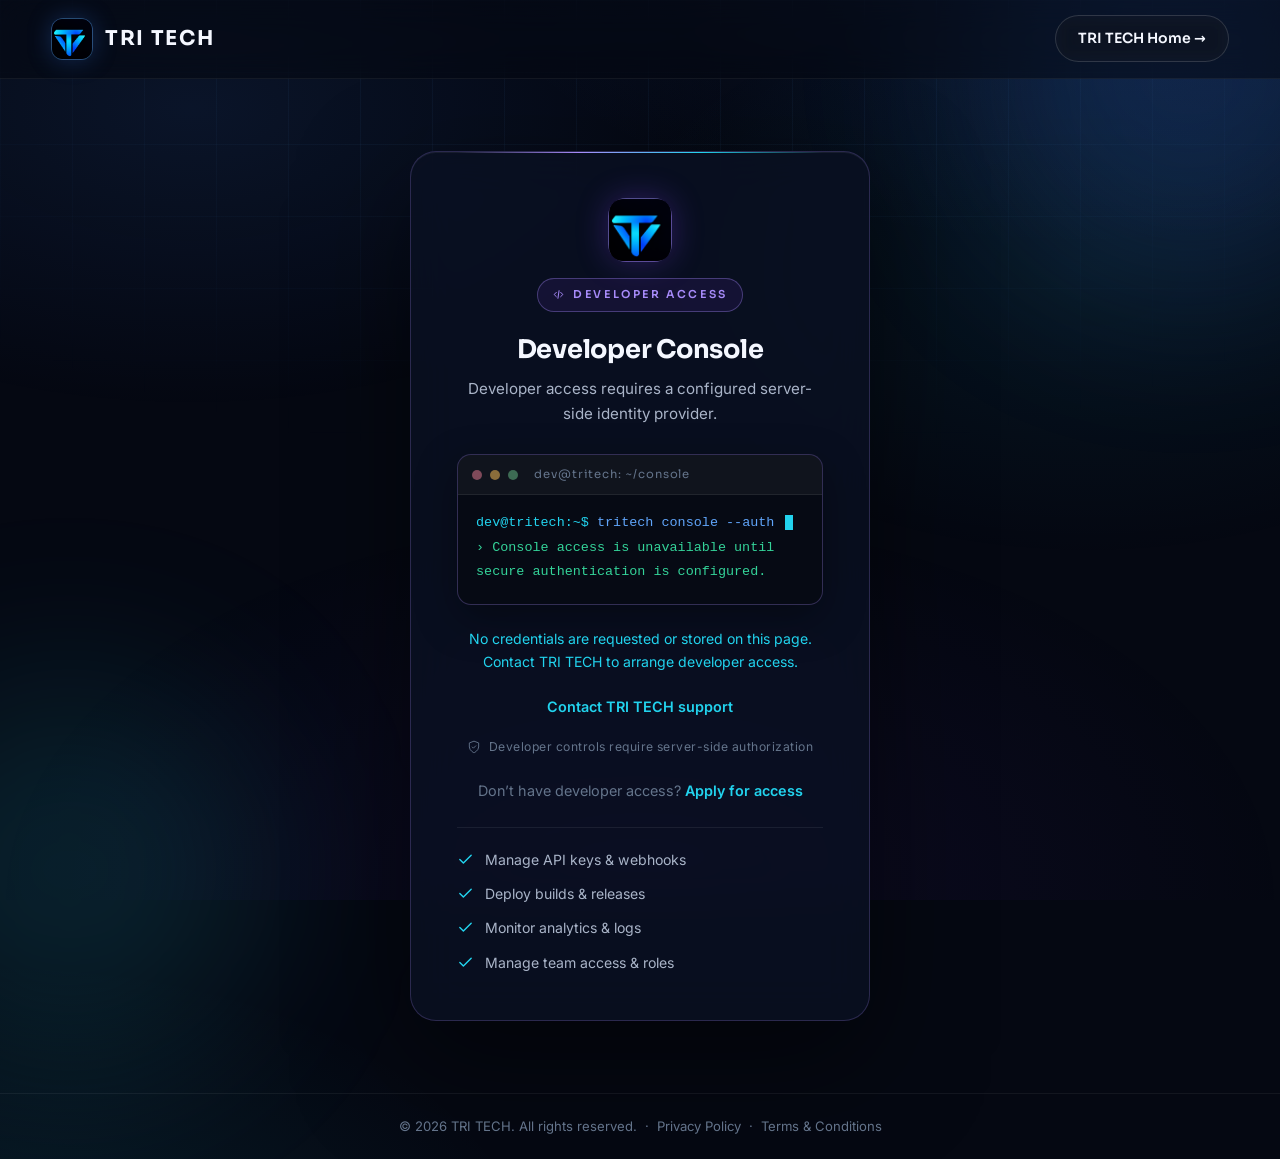
<file: admin-approvals.html>
<!DOCTYPE html>
<html lang="en">
<head>
  <meta charset="UTF-8" />
  <meta name="viewport" content="width=device-width, initial-scale=1.0" />

  <!-- Primary SEO -->
  <title>Client Access Approvals | TRI TECH</title>
  <meta name="description" content="Approve client access requests. Clients can log in only after approval." />
  <meta name="robots" content="noindex, nofollow" />
  <meta name="theme-color" content="#050812" />

  <!-- Favicon -->
  <link rel="icon" type="image/png" sizes="48x48" href="assets/favicon-48.png" />
  <link rel="icon" type="image/png" sizes="64x64" href="assets/favicon-64.png" />
  <link rel="apple-touch-icon" href="assets/apple-touch-icon.png" />

  <!-- Fonts -->
  <link rel="preconnect" href="https://fonts.googleapis.com" />
  <link rel="preconnect" href="https://fonts.gstatic.com" crossorigin />
  <link href="https://fonts.googleapis.com/css2?family=Sora:wght@300;400;500;600;700;800&family=Inter:wght@400;500;600&display=swap" rel="stylesheet" />

  <link rel="stylesheet" href="css/styles.css?v=8" />
  <link rel="stylesheet" href="css/auth.css?v=8" />
</head>

<body class="auth-page">
  <a class="skip-link" href="#approvals-panel">Skip to content</a>

  <!-- Fixed ambient layers -->
  <div class="ambient-grid" aria-hidden="true"></div>
  <div class="scroll-glow" aria-hidden="true"></div>
  <div class="auth-orb auth-orb-1" aria-hidden="true"></div>
  <div class="auth-orb auth-orb-2" aria-hidden="true"></div>

  <!-- ============ AUTH NAV ============ -->
  <header class="auth-nav">
    <div class="container auth-nav-inner">
      <a href="index.html" class="brand" aria-label="TRI TECH home">
        <span class="brand-mark">
          <img src="assets/logo-emblem-256.png" alt="TRI TECH logo" width="40" height="40" class="brand-logo" />
        </span>
        <span class="brand-text">TRI&nbsp;TECH</span>
      </a>

      <nav class="auth-nav-links" aria-label="Console navigation">
        <a href="website-editor.html" class="btn btn-ghost btn-sm">Website Editor →</a>
      </nav>
    </div>
  </header>

  <!-- ============ APPROVALS ============ -->
  <main class="auth-main" id="main">
    <section class="auth-card auth-card--dev dash-card" id="approvals-panel" aria-labelledby="ap-title">
      <div class="auth-brand">
        <span class="auth-emblem">
          <img src="assets/logo-emblem-256.png" alt="" width="64" height="64" />
        </span>
        <span class="auth-tag">
          <svg viewBox="0 0 24 24" fill="none" aria-hidden="true"><path d="M9 12l2 2 4-4" stroke="currentColor" stroke-width="1.8" stroke-linecap="round" stroke-linejoin="round"/><path d="M12 22s8-4 8-10V5l-8-3-8 3v7c0 6 8 10 8 10z" stroke="currentColor" stroke-width="1.8" stroke-linejoin="round"/></svg>
          Admin · Approvals
        </span>
        <div>
          <h1 class="auth-title" id="ap-title">Client Access Approvals</h1>
          <p class="auth-sub">Approve requests — clients can log in only after you accept.</p>
        </div>
      </div>

      <div class="dash-header">
        <p class="dash-user">Signed in as <strong id="ap-email">—</strong></p>
        <span class="dash-role"><span class="status-dot" aria-hidden="true"></span>Developer</span>
      </div>

      <h2 class="dash-sec-title">
        <svg viewBox="0 0 24 24" fill="none" aria-hidden="true"><path d="M12 8v4l3 3" stroke="currentColor" stroke-width="1.8" stroke-linecap="round" stroke-linejoin="round"/><circle cx="12" cy="12" r="9" stroke="currentColor" stroke-width="1.8"/></svg>
        Pending Access Requests
      </h2>
      <p class="dash-sec-sub">Click <strong>Approve ✓</strong> to let the client log in, or <strong>Reject</strong> to decline.</p>
      <div id="ap-pending"><p class="ap-empty">Loading…</p></div>

      <h2 class="dash-sec-title">
        <svg viewBox="0 0 24 24" fill="none" aria-hidden="true"><path d="M20 6 9 17l-5-5" stroke="currentColor" stroke-width="1.8" stroke-linecap="round" stroke-linejoin="round"/></svg>
        Approved Emails
      </h2>
      <p class="dash-sec-sub">These clients can sign in. Click <strong>Revoke</strong> to remove access.</p>
      <div id="ap-approved"><p class="ap-empty">Loading…</p></div>

      <h2 class="dash-sec-title">
        <svg viewBox="0 0 24 24" fill="none" aria-hidden="true"><path d="M12 5v14M5 12h14" stroke="currentColor" stroke-width="1.8" stroke-linecap="round"/></svg>
        Add Approved Email Manually
      </h2>
      <p class="dash-sec-sub">Grant access directly (e.g. after receiving an email request).</p>
      <div class="editor-grid">
        <div class="field">
          <label for="ap-add-email">Email address</label>
          <input type="email" id="ap-add-email" class="edit-input" placeholder="client@company.com" />
        </div>
        <div class="field" style="display:flex;align-items:flex-end">
          <button type="button" class="btn btn-primary" id="ap-add" style="width:100%">Add Approved Email</button>
        </div>
      </div>

      <p class="auth-note" id="ap-note" role="status"></p>

      <div class="dash-actions">
        <a href="developer-console.html" class="dash-signout" data-signout>
          <svg viewBox="0 0 24 24" fill="none" aria-hidden="true"><path d="M9 21H5a2 2 0 0 1-2-2V5a2 2 0 0 1 2-2h4M16 17l5-5-5-5M21 12H9" stroke="currentColor" stroke-width="2" stroke-linecap="round" stroke-linejoin="round"/></svg>
          Sign out
        </a>
      </div>

      <p class="auth-trust">
        <svg viewBox="0 0 24 24" fill="none" aria-hidden="true"><path d="M12 22s8-4 8-10V5l-8-3-8 3v7c0 6 8 10 8 10z" stroke="currentColor" stroke-width="1.6" stroke-linejoin="round"/><path d="m9 12 2 2 4-4" stroke="currentColor" stroke-width="1.6" stroke-linecap="round" stroke-linejoin="round"/></svg>
        Approvals sync instantly across all devices
      </p>
    </section>
  </main>

  <footer class="auth-site-footer">
    <div class="container">
      © 2026 TRI TECH. All rights reserved.
      &nbsp;·&nbsp;
      <a href="index.html#home">Privacy Policy</a>
      &nbsp;·&nbsp;
      <a href="index.html#home">Terms &amp; Conditions</a>
    </div>
  </footer>

  <script src="js/auth.js?v=8" defer></script>
</body>
</html>
</file>
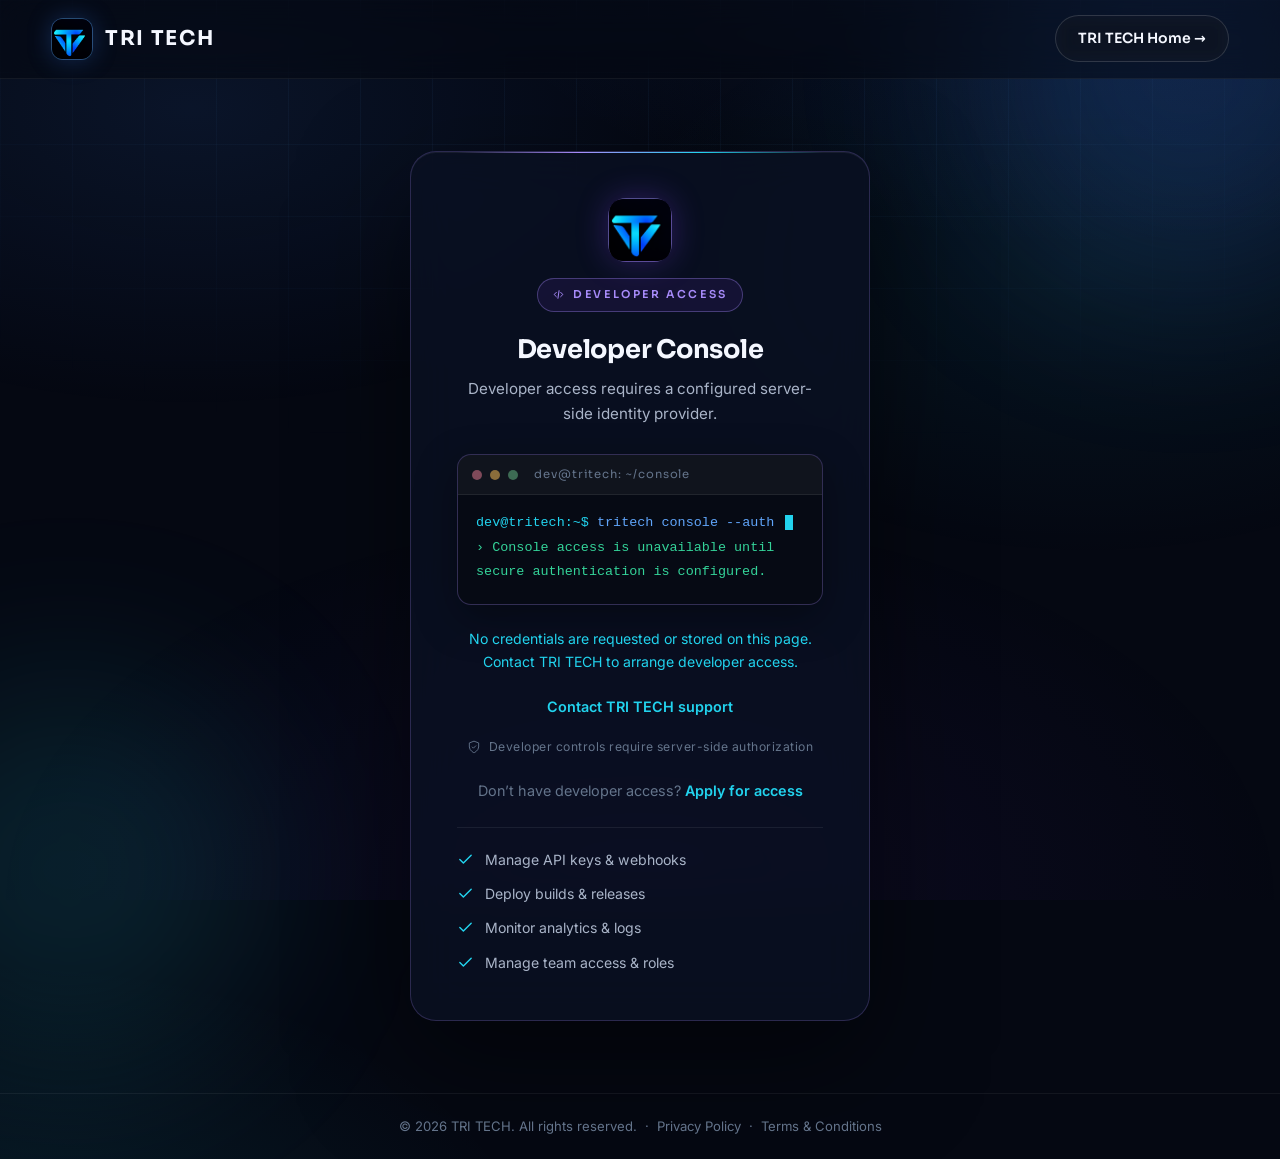
<file: developer-console.html>
<!DOCTYPE html>
<html lang="en">
<head>
  <meta charset="UTF-8" />
  <meta name="viewport" content="width=device-width, initial-scale=1.0" />

  <!-- Primary SEO -->
  <title>Developer Console | TRI TECH</title>
  <meta name="description" content="Sign in to the TRI TECH developer console to manage APIs, projects, deployments, keys and team access." />
  <meta name="robots" content="noindex, nofollow" />
  <meta name="theme-color" content="#050812" />

  <!-- Favicon -->
  <link rel="icon" type="image/png" sizes="48x48" href="assets/favicon-48.png" />
  <link rel="icon" type="image/png" sizes="64x64" href="assets/favicon-64.png" />
  <link rel="apple-touch-icon" href="assets/apple-touch-icon.png" />

  <!-- Fonts -->
  <link rel="preconnect" href="https://fonts.googleapis.com" />
  <link rel="preconnect" href="https://fonts.gstatic.com" crossorigin />
  <link href="https://fonts.googleapis.com/css2?family=Sora:wght@300;400;500;600;700;800&family=Inter:wght@400;500;600&display=swap" rel="stylesheet" />

  <link rel="stylesheet" href="css/styles.css?v=9" />
  <link rel="stylesheet" href="css/auth.css?v=8" />
</head>

<body class="auth-page">
  <a class="skip-link" href="#main">Skip to content</a>

  <!-- Fixed ambient layers -->
  <div class="ambient-grid" aria-hidden="true"></div>
  <div class="scroll-glow" aria-hidden="true"></div>
  <div class="auth-orb auth-orb-1" aria-hidden="true"></div>
  <div class="auth-orb auth-orb-2" aria-hidden="true"></div>

  <!-- ============ AUTH NAV ============ -->
  <header class="auth-nav">
    <div class="container auth-nav-inner">
      <a href="index.html" class="brand" aria-label="TRI TECH home">
        <span class="brand-mark">
          <img src="assets/logo-emblem-256.png" alt="TRI TECH logo" width="40" height="40" class="brand-logo" />
        </span>
        <span class="brand-text">TRI&nbsp;TECH</span>
      </a>

      <nav class="auth-nav-links" aria-label="Portal navigation">
        <a href="index.html" class="btn btn-ghost btn-sm">TRI TECH Home →</a>
      </nav>
    </div>
  </header>

  <!-- ============ AUTH MAIN ============ -->
  <main class="auth-main" id="main">
    <section class="auth-card auth-card--dev" aria-labelledby="dev-title">
      <div class="auth-brand">
        <span class="auth-emblem">
          <img src="assets/logo-emblem-256.png" alt="" width="64" height="64" />
        </span>
        <span class="auth-tag">
          <svg viewBox="0 0 24 24" fill="none" aria-hidden="true"><path d="m8 8-4 4 4 4M16 8l4 4-4 4M13 5l-2 14" stroke="currentColor" stroke-width="1.8" stroke-linecap="round" stroke-linejoin="round"/></svg>
          Developer Access
        </span>
        <div>
          <h1 class="auth-title" id="dev-title">Developer Console</h1>
          <p class="auth-sub">Developer access requires a configured server-side identity provider.</p>
        </div>
      </div>

      <div class="term-window" aria-hidden="true">
        <div class="term-bar">
          <span class="term-dot term-dot--r"></span>
          <span class="term-dot term-dot--y"></span>
          <span class="term-dot term-dot--g"></span>
          <span class="term-title">dev@tritech: ~/console</span>
        </div>
        <div class="term-body">
          <p><span class="term-prompt">dev@tritech:~$</span> <span data-type="tritech console --auth"><span class="term-cursor"></span></span></p>
          <p class="term-ok">› Console access is unavailable until secure authentication is configured.</p>
        </div>
      </div>

      <p class="auth-note" role="status">No credentials are requested or stored on this page. Contact TRI TECH to arrange developer access.</p>
      <p class="auth-foot"><a href="mailto:tritechglobalsolutions3@gmail.com?subject=Developer%20console%20access">Contact TRI TECH support</a></p>

      <p class="auth-trust">
        <svg viewBox="0 0 24 24" fill="none" aria-hidden="true"><path d="M12 22s8-4 8-10V5l-8-3-8 3v7c0 6 8 10 8 10z" stroke="currentColor" stroke-width="1.6" stroke-linejoin="round"/><path d="m9 12 2 2 4-4" stroke="currentColor" stroke-width="1.6" stroke-linecap="round" stroke-linejoin="round"/></svg>
        Developer controls require server-side authorization
      </p>

      <p class="auth-foot">
        Don&rsquo;t have developer access?
        <a href="index.html#contact">Apply for access</a>
      </p>

      <ul class="dev-list">
        <li class="dev-item">
          <svg viewBox="0 0 24 24" fill="none" aria-hidden="true"><path d="M20 6 9 17l-5-5" stroke="currentColor" stroke-width="2" stroke-linecap="round" stroke-linejoin="round"/></svg>
          Manage API keys &amp; webhooks
        </li>
        <li class="dev-item">
          <svg viewBox="0 0 24 24" fill="none" aria-hidden="true"><path d="M20 6 9 17l-5-5" stroke="currentColor" stroke-width="2" stroke-linecap="round" stroke-linejoin="round"/></svg>
          Deploy builds &amp; releases
        </li>
        <li class="dev-item">
          <svg viewBox="0 0 24 24" fill="none" aria-hidden="true"><path d="M20 6 9 17l-5-5" stroke="currentColor" stroke-width="2" stroke-linecap="round" stroke-linejoin="round"/></svg>
          Monitor analytics &amp; logs
        </li>
        <li class="dev-item">
          <svg viewBox="0 0 24 24" fill="none" aria-hidden="true"><path d="M20 6 9 17l-5-5" stroke="currentColor" stroke-width="2" stroke-linecap="round" stroke-linejoin="round"/></svg>
          Manage team access &amp; roles
        </li>
      </ul>
    </section>
  </main>

  <footer class="auth-site-footer">
    <div class="container">
      © 2026 TRI TECH. All rights reserved.
      &nbsp;·&nbsp;
      <a href="index.html#home">Privacy Policy</a>
      &nbsp;·&nbsp;
      <a href="index.html#home">Terms &amp; Conditions</a>
    </div>
  </footer>

  <script src="js/auth.js?v=10" defer></script>
</body>
</html>
</file>
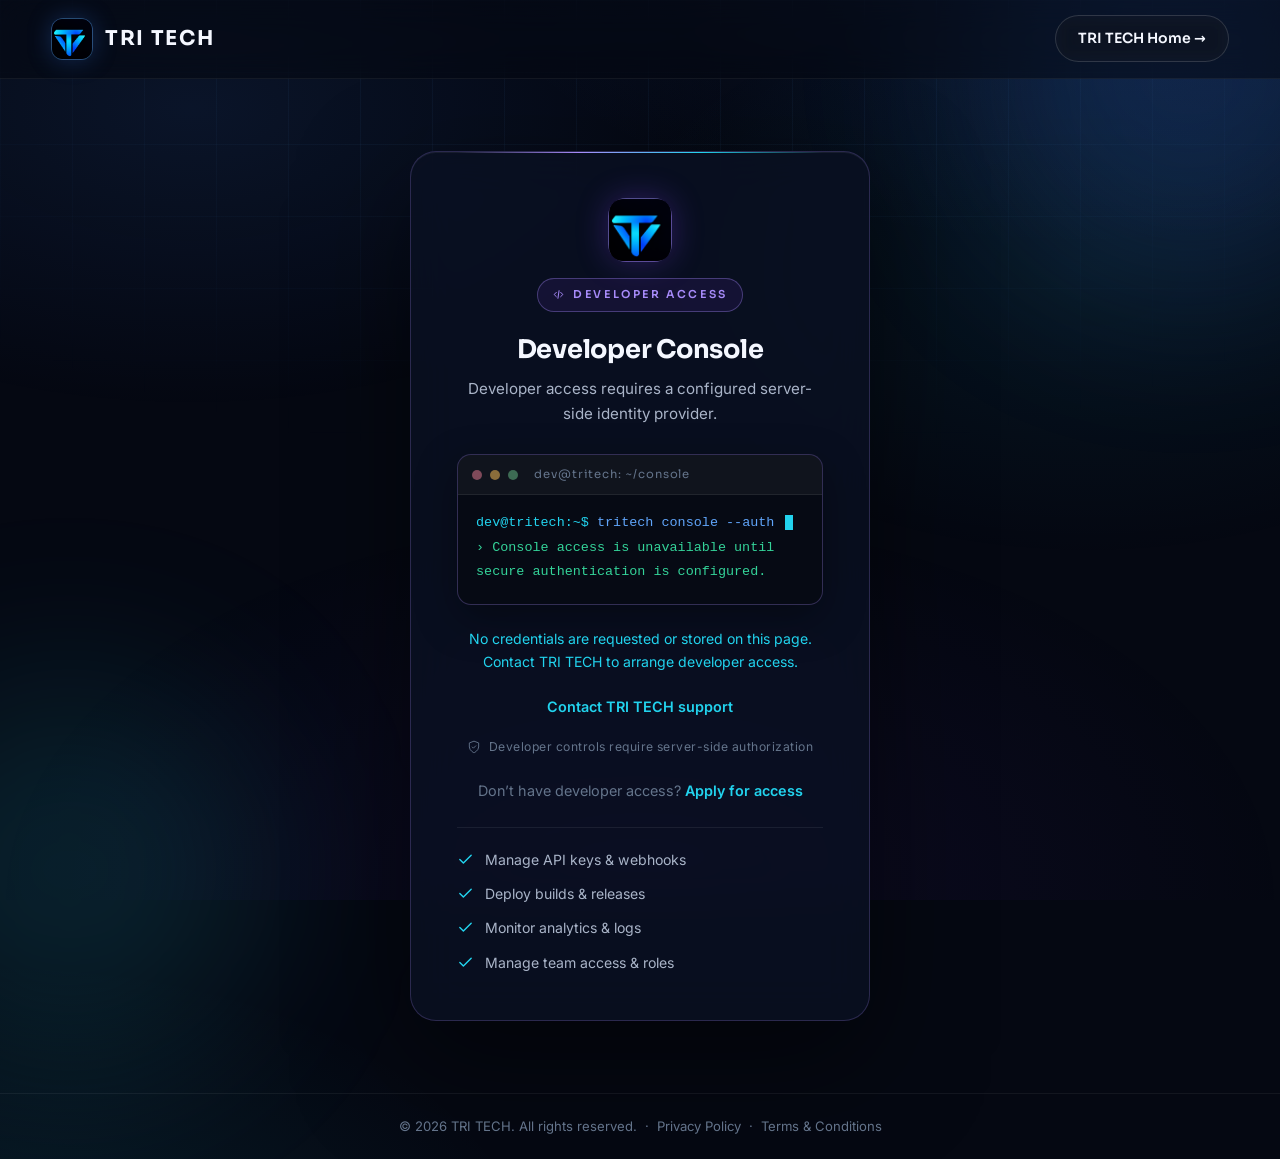
<file: developer-dashboard.html>
<!DOCTYPE html>
<html lang="en">
<head>
  <meta charset="UTF-8" />
  <meta name="viewport" content="width=device-width, initial-scale=1.0" />

  <!-- Primary SEO -->
  <title>Permissions | TRI TECH Developer Console</title>
  <meta name="description" content="Set Developer Console permissions — grant the developer permission to edit everything: code, deployments, API keys, webhooks and team access." />
  <meta name="robots" content="noindex, nofollow" />
  <meta name="theme-color" content="#050812" />

  <!-- Favicon -->
  <link rel="icon" type="image/png" sizes="48x48" href="assets/favicon-48.png" />
  <link rel="icon" type="image/png" sizes="64x64" href="assets/favicon-64.png" />
  <link rel="apple-touch-icon" href="assets/apple-touch-icon.png" />

  <!-- Fonts -->
  <link rel="preconnect" href="https://fonts.googleapis.com" />
  <link rel="preconnect" href="https://fonts.gstatic.com" crossorigin />
  <link href="https://fonts.googleapis.com/css2?family=Sora:wght@300;400;500;600;700;800&family=Inter:wght@400;500;600&display=swap" rel="stylesheet" />

  <link rel="stylesheet" href="css/styles.css?v=8" />
  <link rel="stylesheet" href="css/auth.css?v=8" />
</head>

<body class="auth-page">
  <a class="skip-link" href="#permissions">Skip to content</a>

  <!-- Fixed ambient layers -->
  <div class="ambient-grid" aria-hidden="true"></div>
  <div class="scroll-glow" aria-hidden="true"></div>
  <div class="auth-orb auth-orb-1" aria-hidden="true"></div>
  <div class="auth-orb auth-orb-2" aria-hidden="true"></div>

  <!-- ============ AUTH NAV ============ -->
  <header class="auth-nav">
    <div class="container auth-nav-inner">
      <a href="index.html" class="brand" aria-label="TRI TECH home">
        <span class="brand-mark">
          <img src="assets/logo-emblem-256.png" alt="TRI TECH logo" width="40" height="40" class="brand-logo" />
        </span>
        <span class="brand-text">TRI&nbsp;TECH</span>
      </a>

      <nav class="auth-nav-links" aria-label="Console navigation">
        <a href="website-editor.html" class="btn btn-ghost btn-sm">Website Editor →</a>
      </nav>
    </div>
  </header>

  <!-- ============ DASHBOARD ============ -->
  <main class="auth-main" id="main">
    <section class="auth-card auth-card--dev dash-card" id="permissions" aria-labelledby="dash-title">
      <div class="auth-brand">
        <span class="auth-emblem">
          <img src="assets/logo-emblem-256.png" alt="" width="64" height="64" />
        </span>
        <span class="auth-tag">
          <svg viewBox="0 0 24 24" fill="none" aria-hidden="true"><path d="m8 8-4 4 4 4M16 8l4 4-4 4M13 5l-2 14" stroke="currentColor" stroke-width="1.8" stroke-linecap="round" stroke-linejoin="round"/></svg>
          Permissions
        </span>
        <div>
          <h1 class="auth-title" id="dash-title">Developer Console</h1>
          <p class="auth-sub">Grant &amp; manage edit permissions for your workspace.</p>
        </div>
      </div>

      <div class="dash-header">
        <p class="dash-user">Signed in as <strong id="dash-email">—</strong></p>
        <span class="dash-role"><span class="status-dot" aria-hidden="true"></span><span id="dash-role">—</span></span>
      </div>

      <h2 class="dash-sec-title">
        <svg viewBox="0 0 24 24" fill="none" aria-hidden="true"><rect x="4" y="10" width="16" height="10" rx="2" stroke="currentColor" stroke-width="1.6"/><path d="M8 10V7a4 4 0 0 1 8 0v3" stroke="currentColor" stroke-width="1.6" stroke-linecap="round"/><path d="m12 14 1.5 1.5L16 13" stroke="currentColor" stroke-width="1.6" stroke-linecap="round" stroke-linejoin="round"/></svg>
        Workspace Permissions
      </h2>
      <p class="dash-sec-sub">Toggle exactly what this developer can edit. <strong>Edit access is granted to Developers only</strong> — clients get view access only.</p>

      <div class="toggle toggle--master">
        <div class="toggle-info">
          <strong>✎ Edit Everything <span class="dash-role" style="vertical-align:middle;margin-left:4px"><span class="status-dot" aria-hidden="true"></span>Developer only</span></strong>
          <small>Full control — code, config, deployments, keys &amp; team access.</small>
        </div>
        <label class="toggle-control">
          <input type="checkbox" id="perm-master" checked />
          <span class="toggle-track" aria-hidden="true"></span>
        </label>
      </div>

      <div class="toggle">
        <div class="toggle-info">
          <strong>Edit source code</strong>
          <small>Repositories, branches, commits &amp; pull requests.</small>
        </div>
        <label class="toggle-control">
          <input type="checkbox" id="perm-code" checked />
          <span class="toggle-track" aria-hidden="true"></span>
        </label>
      </div>

      <div class="toggle">
        <div class="toggle-info">
          <strong>Edit deployments &amp; CI/CD</strong>
          <small>Releases, pipelines, environments &amp; build config.</small>
        </div>
        <label class="toggle-control">
          <input type="checkbox" id="perm-deploy" checked />
          <span class="toggle-track" aria-hidden="true"></span>
        </label>
      </div>

      <div class="toggle">
        <div class="toggle-info">
          <strong>Edit API keys &amp; webhooks</strong>
          <small>Create, rotate, revoke credentials &amp; endpoints.</small>
        </div>
        <label class="toggle-control">
          <input type="checkbox" id="perm-keys" checked />
          <span class="toggle-track" aria-hidden="true"></span>
        </label>
      </div>

      <div class="toggle">
        <div class="toggle-info">
          <strong>Edit team &amp; roles</strong>
          <small>Invite members and change their access level.</small>
        </div>
        <label class="toggle-control">
          <input type="checkbox" id="perm-team" checked />
          <span class="toggle-track" aria-hidden="true"></span>
        </label>
      </div>

      <div class="toggle">
        <div class="toggle-info">
          <strong>View analytics &amp; logs</strong>
          <small>Read-only access to monitoring &amp; audit data.</small>
        </div>
        <label class="toggle-control">
          <input type="checkbox" id="perm-logs" checked />
          <span class="toggle-track" aria-hidden="true"></span>
        </label>
      </div>

      <h2 class="dash-sec-title">
        <svg viewBox="0 0 24 24" fill="none" aria-hidden="true"><path d="M17 21v-2a4 4 0 0 0-4-4H5a4 4 0 0 0-4 4v2" stroke="currentColor" stroke-width="1.6" stroke-linecap="round"/><circle cx="9" cy="7" r="4" stroke="currentColor" stroke-width="1.6"/><path d="M23 21v-2a4 4 0 0 0-3-3.87M16 3.13a4 4 0 0 1 0 7.75" stroke="currentColor" stroke-width="1.6" stroke-linecap="round"/></svg>
        Team Access
      </h2>
      <p class="dash-sec-sub">Assign roles to each member — <strong>Admin</strong> can edit everything.</p>

      <div class="member">
        <span class="member-avatar">TT</span>
        <span class="member-info">
          <strong>Workspace Owner</strong>
          <small id="dash-email2">you@company.com</small>
        </span>
        <select class="member-select" data-owner aria-label="Workspace owner role">
          <option value="viewer">Viewer</option>
          <option value="deploy">Deployer</option>
          <option value="editor">Editor</option>
          <option value="admin" selected>Admin · Edit everything</option>
        </select>
      </div>

      <div class="member">
        <span class="member-avatar">CI</span>
        <span class="member-info">
          <strong>CI/CD Bot</strong>
          <small>automation@tritech.dev</small>
        </span>
        <select class="member-select" aria-label="CI/CD bot role">
          <option value="viewer" selected>Viewer</option>
          <option value="deploy">Deployer</option>
          <option value="editor">Editor</option>
          <option value="admin">Admin · Edit everything</option>
        </select>
      </div>

      <div class="member">
        <span class="member-avatar">AP</span>
        <span class="member-info">
          <strong>API Service</strong>
          <small>service@tritech.dev</small>
        </span>
        <select class="member-select" aria-label="API service role">
          <option value="viewer">Viewer</option>
          <option value="deploy" selected>Deployer</option>
          <option value="editor">Editor</option>
          <option value="admin">Admin · Edit everything</option>
        </select>
      </div>

      <div class="dash-actions">
        <button type="button" class="btn btn-primary dash-save" data-save-perms>Apply Permission Changes</button>
        <a href="developer-console.html" class="dash-signout" data-signout>
          <svg viewBox="0 0 24 24" fill="none" aria-hidden="true"><path d="M9 21H5a2 2 0 0 1-2-2V5a2 2 0 0 1 2-2h4M16 17l5-5-5-5M21 12H9" stroke="currentColor" stroke-width="2" stroke-linecap="round" stroke-linejoin="round"/></svg>
          Sign out
        </a>
      </div>
      <p class="auth-note" id="dash-note" role="status"></p>

      <p class="auth-trust">
        <svg viewBox="0 0 24 24" fill="none" aria-hidden="true"><path d="M12 22s8-4 8-10V5l-8-3-8 3v7c0 6 8 10 8 10z" stroke="currentColor" stroke-width="1.6" stroke-linejoin="round"/><path d="m9 12 2 2 4-4" stroke="currentColor" stroke-width="1.6" stroke-linecap="round" stroke-linejoin="round"/></svg>
        Edit access is granted to Developers only · changes take effect immediately
      </p>
    </section>
  </main>

  <footer class="auth-site-footer">
    <div class="container">
      © 2026 TRI TECH. All rights reserved.
      &nbsp;·&nbsp;
      <a href="index.html#home">Privacy Policy</a>
      &nbsp;·&nbsp;
      <a href="index.html#home">Terms &amp; Conditions</a>
    </div>
  </footer>

  <script src="js/auth.js?v=8" defer></script>
</body>
</html>
</file>
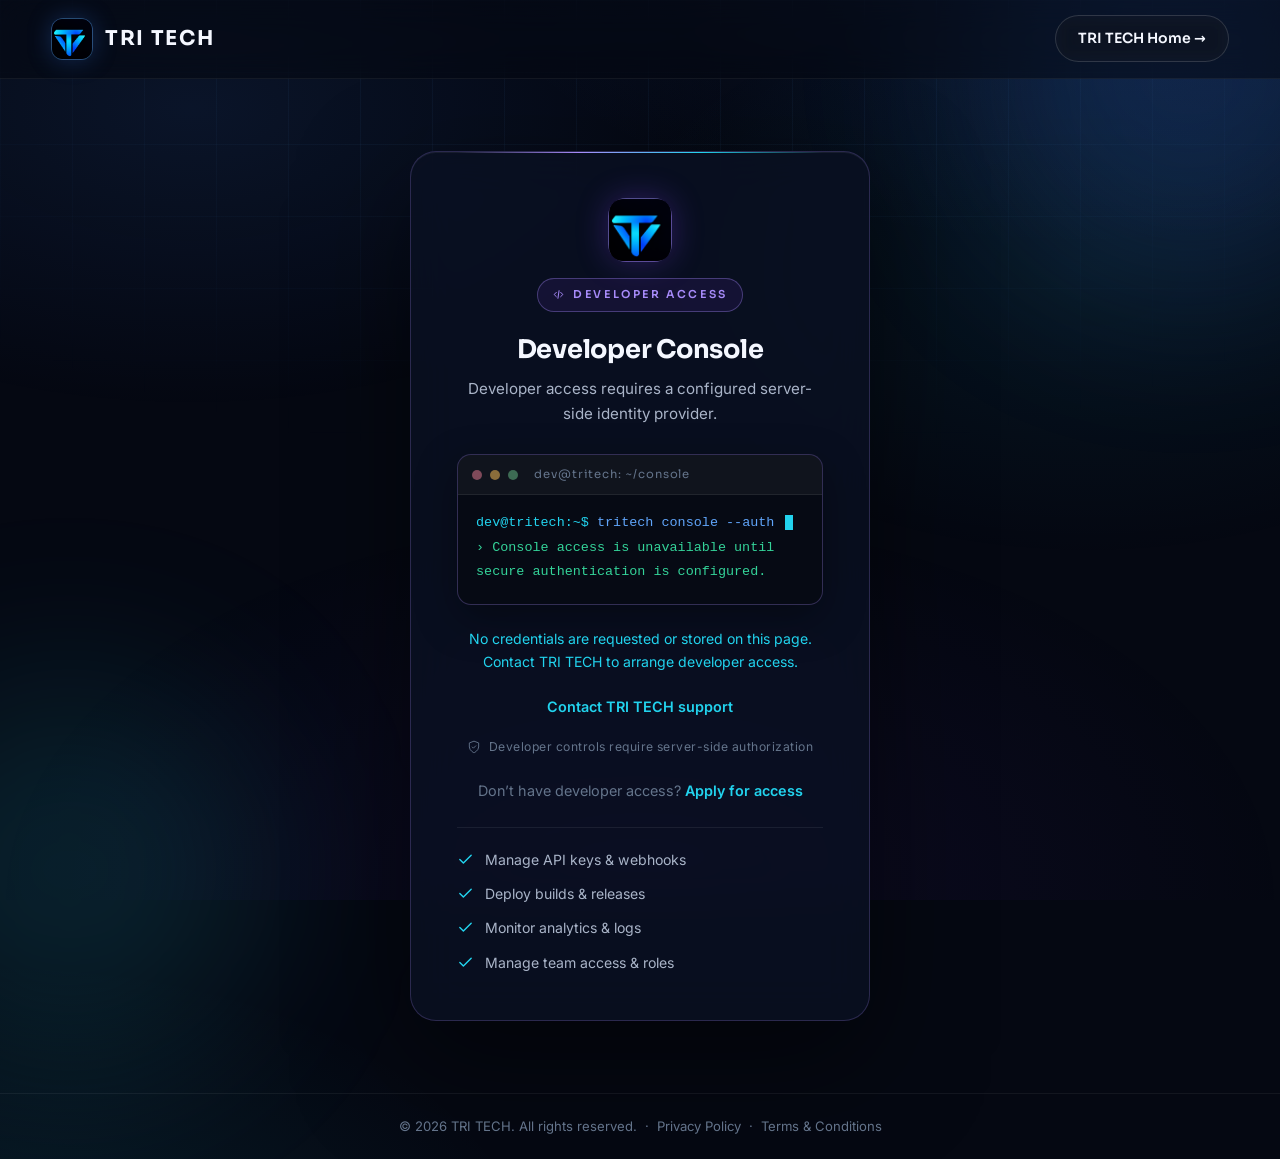
<file: website-editor.html>
<!DOCTYPE html>
<html lang="en">
<head>
  <meta charset="UTF-8" />
  <meta name="viewport" content="width=device-width, initial-scale=1.0" />

  <!-- Primary SEO -->
  <title>Website Editor | TRI TECH Developer Console</title>
  <meta name="description" content="Edit TRI TECH website content — stats, hero text and contact details. Developer access only." />
  <meta name="robots" content="noindex, nofollow" />
  <meta name="theme-color" content="#050812" />

  <!-- Favicon -->
  <link rel="icon" type="image/png" sizes="48x48" href="assets/favicon-48.png" />
  <link rel="icon" type="image/png" sizes="64x64" href="assets/favicon-64.png" />
  <link rel="apple-touch-icon" href="assets/apple-touch-icon.png" />

  <!-- Fonts -->
  <link rel="preconnect" href="https://fonts.googleapis.com" />
  <link rel="preconnect" href="https://fonts.gstatic.com" crossorigin />
  <link href="https://fonts.googleapis.com/css2?family=Sora:wght@300;400;500;600;700;800&family=Inter:wght@400;500;600&display=swap" rel="stylesheet" />

  <link rel="stylesheet" href="css/styles.css?v=8" />
  <link rel="stylesheet" href="css/auth.css?v=8" />
</head>

<body class="auth-page">
  <a class="skip-link" href="#website-editor-panel">Skip to content</a>

  <!-- Fixed ambient layers -->
  <div class="ambient-grid" aria-hidden="true"></div>
  <div class="scroll-glow" aria-hidden="true"></div>
  <div class="auth-orb auth-orb-1" aria-hidden="true"></div>
  <div class="auth-orb auth-orb-2" aria-hidden="true"></div>

  <!-- ============ AUTH NAV ============ -->
  <header class="auth-nav">
    <div class="container auth-nav-inner">
      <a href="index.html" class="brand" aria-label="TRI TECH home">
        <span class="brand-mark">
          <img src="assets/logo-emblem-256.png" alt="TRI TECH logo" width="40" height="40" class="brand-logo" />
        </span>
        <span class="brand-text">TRI&nbsp;TECH</span>
      </a>

      <nav class="auth-nav-links" aria-label="Console navigation">
        <a href="admin-approvals.html" class="btn btn-ghost btn-sm">Access Requests →</a>
        <a href="developer-dashboard.html" class="btn btn-ghost btn-sm">Permissions →</a>
      </nav>
    </div>
  </header>

  <!-- ============ WEBSITE EDITOR ============ -->
  <main class="auth-main" id="main">
    <section class="auth-card auth-card--dev dash-card" id="website-editor-panel" aria-labelledby="edit-title">
      <div class="auth-brand">
        <span class="auth-emblem">
          <img src="assets/logo-emblem-256.png" alt="" width="64" height="64" />
        </span>
        <span class="auth-tag">
          <svg viewBox="0 0 24 24" fill="none" aria-hidden="true"><path d="m8 8-4 4 4 4M16 8l4 4-4 4M13 5l-2 14" stroke="currentColor" stroke-width="1.8" stroke-linecap="round" stroke-linejoin="round"/></svg>
          Developer · Edit Access
        </span>
        <div>
          <h1 class="auth-title" id="edit-title">Website Editor</h1>
          <p class="auth-sub">Edit website content — save and it applies instantly.</p>
        </div>
      </div>

      <div class="dash-header">
        <p class="dash-user">Signed in as <strong id="edit-email">—</strong></p>
        <span class="dash-role"><span class="status-dot" aria-hidden="true"></span><span id="edit-role">—</span></span>
      </div>

      <h2 class="dash-sec-title">
        <svg viewBox="0 0 24 24" fill="none" aria-hidden="true"><path d="M18 20V10M12 20V4M6 20v-6" stroke="currentColor" stroke-width="1.8" stroke-linecap="round"/></svg>
        Website Stats
      </h2>
      <p class="dash-sec-sub">These numbers appear in the stats section on the homepage.</p>
      <div class="editor-grid">
        <div class="field">
          <label for="edit-stat-projects">Projects Delivered</label>
          <input type="number" id="edit-stat-projects" class="edit-input" min="0" step="1" data-default="0" />
        </div>
        <div class="field">
          <label for="edit-stat-experts">Technology Experts</label>
          <input type="number" id="edit-stat-experts" class="edit-input" min="0" step="1" data-default="0" />
        </div>
        <div class="field">
          <label for="edit-stat-industries">Industries Served</label>
          <input type="number" id="edit-stat-industries" class="edit-input" min="0" step="1" data-default="0" />
        </div>
        <div class="field">
          <label for="edit-stat-satisfaction">Client Satisfaction (%)</label>
          <input type="number" id="edit-stat-satisfaction" class="edit-input" min="0" max="100" step="1" data-default="0" />
        </div>
      </div>

      <h2 class="dash-sec-title">
        <svg viewBox="0 0 24 24" fill="none" aria-hidden="true"><path d="M12 20h9M16.5 3.5a2.12 2.12 0 0 1 3 3L7 19l-4 1 1-4L16.5 3.5z" stroke="currentColor" stroke-width="1.8" stroke-linecap="round" stroke-linejoin="round"/></svg>
        Hero Text
      </h2>
      <p class="dash-sec-sub">The main title, tagline and subtitle shown at the top of the website.</p>
      <div class="editor-grid">
        <div class="field">
          <label for="edit-hero-title-1">Hero Line 1</label>
          <input type="text" id="edit-hero-title-1" class="edit-input" data-default="Build Smarter." />
        </div>
        <div class="field">
          <label for="edit-hero-title-2">Hero Line 2</label>
          <input type="text" id="edit-hero-title-2" class="edit-input" data-default="Scale Faster." />
        </div>
        <div class="field full">
          <label for="edit-hero-title-3">Hero Line 3</label>
          <input type="text" id="edit-hero-title-3" class="edit-input" data-default="Transform Tomorrow." />
        </div>
        <div class="field full">
          <label for="edit-hero-sub">Hero Subtitle</label>
          <textarea id="edit-hero-sub" class="edit-input" rows="3" data-default="TRI TECH delivers next-generation software, cloud, AI and digital solutions that help businesses innovate, scale and stay ahead in a rapidly changing world."></textarea>
        </div>
      </div>

      <h2 class="dash-sec-title">
        <svg viewBox="0 0 24 24" fill="none" aria-hidden="true"><rect x="2" y="4" width="20" height="16" rx="2" stroke="currentColor" stroke-width="1.8"/><path d="m22 7-10 6L2 7" stroke="currentColor" stroke-width="1.8" stroke-linecap="round" stroke-linejoin="round"/></svg>
        Contact Details
      </h2>
      <div class="editor-grid">
        <div class="field">
          <label for="edit-contact-email">Contact Email</label>
          <input type="email" id="edit-contact-email" class="edit-input" data-default="tritechglobalsolutions3@gmail.com" />
        </div>
        <div class="field">
          <label for="edit-contact-phone">Contact Phone</label>
          <input type="tel" id="edit-contact-phone" class="edit-input" data-default="+91 9786117692" />
        </div>
      </div>

      <div class="dash-actions">
        <button type="button" class="btn btn-primary dash-save" data-save-content>Save Website Changes</button>
        <a href="developer-console.html" class="dash-signout" data-signout>
          <svg viewBox="0 0 24 24" fill="none" aria-hidden="true"><path d="M9 21H5a2 2 0 0 1-2-2V5a2 2 0 0 1 2-2h4M16 17l5-5-5-5M21 12H9" stroke="currentColor" stroke-width="2" stroke-linecap="round" stroke-linejoin="round"/></svg>
          Sign out
        </a>
      </div>
      <p class="auth-note" id="edit-note" role="status"></p>

      <p class="auth-trust">
        <svg viewBox="0 0 24 24" fill="none" aria-hidden="true"><path d="M12 22s8-4 8-10V5l-8-3-8 3v7c0 6 8 10 8 10z" stroke="currentColor" stroke-width="1.6" stroke-linejoin="round"/><path d="m9 12 2 2 4-4" stroke="currentColor" stroke-width="1.6" stroke-linecap="round" stroke-linejoin="round"/></svg>
        Developer edit access only · changes take effect immediately
      </p>
    </section>
  </main>

  <footer class="auth-site-footer">
    <div class="container">
      © 2026 TRI TECH. All rights reserved.
      &nbsp;·&nbsp;
      <a href="index.html#home">Privacy Policy</a>
      &nbsp;·&nbsp;
      <a href="index.html#home">Terms &amp; Conditions</a>
    </div>
  </footer>

  <script src="js/auth.js?v=8" defer></script>
</body>
</html>
</file>
<file: css/styles.css>
/* =========================================================
   TRI TECH — Premium Website Stylesheet
   Innovation • Technology • Tomorrow
   ========================================================= */

/* ---------- Design Tokens ---------- */
:root {
  --bg: #050812;
  --bg-2: #070C18;
  --bg-3: #0A1122;
  --glass: rgba(13, 20, 38, 0.55);
  --glass-strong: rgba(10, 17, 34, 0.82);
  --surface: rgba(255, 255, 255, 0.035);
  --surface-hover: rgba(255, 255, 255, 0.07);
  --border: rgba(255, 255, 255, 0.09);
  --border-strong: rgba(96, 165, 250, 0.35);
  --blue: #3B82F6;
  --cyan: #22D3EE;
  --violet: #7C3AED;
  --blue-soft: #60A5FA;
  --text: #F4F7FF;
  --text-2: #A9B4C8;
  --text-3: #64748B;
  --grad: linear-gradient(135deg, #3B82F6 0%, #22D3EE 100%);
  --grad-text: linear-gradient(120deg, #60A5FA 0%, #22D3EE 100%);
  --font-display: "Sora", system-ui, sans-serif;
  --font-body: "Inter", system-ui, sans-serif;
  --radius: 18px;
  --radius-lg: 26px;
  --nav-h: 78px;
  --ease: cubic-bezier(0.22, 1, 0.36, 1);
  --container: 1240px;
}

/* ---------- Reset ---------- */
*, *::before, *::after { box-sizing: border-box; margin: 0; padding: 0; }
[hidden] { display: none !important; }

html {
  scroll-behavior: smooth;
  scroll-padding-top: calc(var(--nav-h) + 10px);
  -webkit-text-size-adjust: 100%;
}

body {
  font-family: var(--font-body);
  font-size: 1rem;
  line-height: 1.65;
  color: var(--text);
  background: var(--bg);
  overflow-x: hidden;
  -webkit-font-smoothing: antialiased;
  min-height: 100vh;
}

img, svg, canvas { display: block; max-width: 100%; }
a { color: inherit; text-decoration: none; }
ul, ol { list-style: none; }
button { font-family: inherit; background: none; border: none; color: inherit; cursor: pointer; }
input, select, textarea { font-family: inherit; color: inherit; }

::selection { background: rgba(59, 130, 246, 0.4); color: #fff; }

/* ---------- Scrollbar ---------- */
::-webkit-scrollbar { width: 10px; }
::-webkit-scrollbar-track { background: #060A14; }
::-webkit-scrollbar-thumb { background: linear-gradient(180deg, #1d3a6e, #123); border-radius: 8px; border: 2px solid #060A14; }
::-webkit-scrollbar-thumb:hover { background: linear-gradient(180deg, #2b4f96, #164a5c); }

/* ---------- Accessibility ---------- */
.skip-link {
  position: fixed;
  top: -60px;
  left: 16px;
  z-index: 2000;
  padding: 12px 20px;
  background: var(--blue);
  color: #fff;
  border-radius: 10px;
  font-weight: 600;
  transition: top 0.3s var(--ease);
}
.skip-link:focus { top: 14px; }

:focus-visible { outline: 2px solid var(--cyan); outline-offset: 3px; border-radius: 4px; }

/* ---------- Layout utilities ---------- */
.container { width: min(var(--container), 92%); margin-inline: auto; }
.section { position: relative; padding: clamp(80px, 10vw, 130px) 0; }
.section-head { max-width: 720px; margin-bottom: clamp(44px, 6vw, 72px); }
.section-head.center { margin-inline: auto; text-align: center; }

.section-tag {
  display: inline-flex;
  align-items: center;
  gap: 10px;
  font-family: var(--font-display);
  font-size: 0.75rem;
  font-weight: 600;
  letter-spacing: 0.22em;
  text-transform: uppercase;
  color: var(--blue-soft);
  padding: 8px 16px;
  border: 1px solid var(--border);
  border-radius: 100px;
  background: rgba(59, 130, 246, 0.07);
  margin-bottom: 22px;
  backdrop-filter: blur(6px);
}
.section-tag::before {
  content: "";
  width: 7px;
  height: 7px;
  border-radius: 50%;
  background: var(--grad);
  box-shadow: 0 0 12px var(--cyan);
}

.section-title {
  font-family: var(--font-display);
  font-weight: 700;
  font-size: clamp(1.9rem, 4.2vw, 3.1rem);
  line-height: 1.14;
  letter-spacing: -0.02em;
  margin-bottom: 18px;
}

.gradient-text {
  background: var(--grad-text);
  -webkit-background-clip: text;
  background-clip: text;
  -webkit-text-fill-color: transparent;
  color: transparent;
}

.section-text { color: var(--text-2); font-size: 1.05rem; max-width: 620px; }

/* ---------- Buttons ---------- */
.btn {
  position: relative;
  display: inline-flex;
  align-items: center;
  justify-content: center;
  gap: 10px;
  font-family: var(--font-display);
  font-weight: 600;
  font-size: 0.95rem;
  padding: 15px 30px;
  border-radius: 100px;
  border: 1px solid transparent;
  cursor: pointer;
  transition: transform 0.35s var(--ease), box-shadow 0.35s var(--ease), border-color 0.35s var(--ease), color 0.35s var(--ease);
  will-change: transform;
  white-space: nowrap;
}
.btn svg { width: 18px; height: 18px; transition: transform 0.35s var(--ease); }
.btn:hover svg { transform: translateX(4px); }

.btn-primary {
  color: #fff;
  background: linear-gradient(135deg, #2563EB 0%, #06B6D4 100%);
  box-shadow: 0 8px 30px rgba(37, 99, 235, 0.35), inset 0 1px 0 rgba(255, 255, 255, 0.25);
}
.btn-primary:hover {
  transform: translateY(-2px);
  box-shadow: 0 14px 44px rgba(6, 182, 212, 0.45), inset 0 1px 0 rgba(255, 255, 255, 0.25);
}

.btn-ghost {
  color: var(--text);
  background: rgba(255, 255, 255, 0.03);
  border-color: rgba(255, 255, 255, 0.14);
  backdrop-filter: blur(8px);
}
.btn-ghost:hover {
  border-color: var(--cyan);
  color: var(--cyan);
  transform: translateY(-2px);
  box-shadow: 0 10px 34px rgba(34, 211, 238, 0.18);
}

.btn-lg { padding: 18px 38px; font-size: 1rem; }
/* =========================================================
   Preloader
   ========================================================= */
.preloader {
  position: fixed;
  inset: 0;
  z-index: 3000;
  display: grid;
  place-items: center;
  background: radial-gradient(1200px 700px at 50% 40%, #0A1426 0%, #050812 70%);
  transition: opacity 0.7s var(--ease), visibility 0.7s var(--ease);
}
.preloader.done { opacity: 0; visibility: hidden; }

.preloader-inner { display: flex; flex-direction: column; align-items: center; gap: 22px; }
.preloader-symbol svg { width: 64px; height: 64px; animation: prePulse 1.6s ease-in-out infinite; }

@keyframes prePulse {
  0%, 100% { transform: scale(1); opacity: 0.9; }
  50% { transform: scale(1.08); opacity: 1; }
}

.preloader-text {
  font-family: var(--font-display);
  font-weight: 700;
  font-size: 1.5rem;
  letter-spacing: 0.35em;
  text-indent: 0.35em;
  color: var(--text);
}

.preloader-bar { width: 180px; height: 3px; border-radius: 4px; background: rgba(255, 255, 255, 0.08); overflow: hidden; position: relative; }
.preloader-bar span {
  position: absolute;
  inset: 0;
  width: 40%;
  border-radius: 4px;
  background: var(--grad);
  transform: translateX(-110%);
  animation: preBar 1.1s var(--ease) infinite;
}
@keyframes preBar {
  from { transform: translateX(-110%); }
  to { transform: translateX(350%); }
}

/* =========================================================
   Ambient background layers
   ========================================================= */
.ambient-grid {
  position: fixed;
  inset: 0;
  z-index: -3;
  pointer-events: none;
  background-image:
    linear-gradient(rgba(96, 165, 250, 0.05) 1px, transparent 1px),
    linear-gradient(90deg, rgba(96, 165, 250, 0.05) 1px, transparent 1px);
  background-size: 72px 72px;
  -webkit-mask-image: radial-gradient(ellipse 100% 70% at 50% 0%, #000 30%, transparent 75%);
  mask-image: radial-gradient(ellipse 100% 70% at 50% 0%, #000 30%, transparent 75%);
}

.ambient-canvas { position: fixed; inset: 0; z-index: -2; pointer-events: none; opacity: 0.55; }

.scroll-glow {
  position: fixed;
  inset: 0;
  z-index: -4;
  pointer-events: none;
  background:
    radial-gradient(900px 500px at 15% 12%, rgba(59, 130, 246, 0.10), transparent 60%),
    radial-gradient(800px 480px at 85% 30%, rgba(34, 211, 238, 0.07), transparent 60%),
    radial-gradient(1000px 600px at 50% 100%, rgba(124, 58, 237, 0.08), transparent 65%);
}

.cursor-glow {
  position: fixed;
  top: 0;
  left: 0;
  width: 460px;
  height: 460px;
  z-index: 1;
  pointer-events: none;
  border-radius: 50%;
  background: radial-gradient(circle, rgba(59, 130, 246, 0.09) 0%, transparent 65%);
  transform: translate(-50%, -50%);
  opacity: 0;
  transition: opacity 0.4s var(--ease);
  will-change: transform;
}

/* =========================================================
   Navigation
   ========================================================= */
.navbar {
  position: fixed;
  top: 0;
  left: 0;
  right: 0;
  z-index: 900;
  background: transparent;
  border-bottom: 1px solid transparent;
  transition: background 0.45s var(--ease), box-shadow 0.45s var(--ease), border-color 0.45s var(--ease), backdrop-filter 0.45s var(--ease);
}
.navbar.scrolled {
  background: var(--glass-strong);
  backdrop-filter: blur(18px) saturate(140%);
  -webkit-backdrop-filter: blur(18px) saturate(140%);
  border-bottom-color: var(--border);
  box-shadow: 0 12px 42px rgba(0, 0, 0, 0.4);
}

.nav-inner { height: var(--nav-h); display: flex; align-items: center; justify-content: space-between; gap: 20px; }

.brand { display: inline-flex; align-items: center; gap: 12px; }
.brand-mark {
  display: grid;
  place-items: center;
  width: 42px;
  height: 42px;
  border-radius: 12px;
  background: linear-gradient(160deg, rgba(59, 130, 246, 0.18), rgba(34, 211, 238, 0.08));
  border: 1px solid var(--border-strong);
  box-shadow: 0 0 24px rgba(59, 130, 246, 0.25), inset 0 0 18px rgba(59, 130, 246, 0.12);
}
.brand-mark svg { width: 26px; height: 26px; }
.brand-mark img.brand-logo {
  width: 100%;
  height: 100%;
  border-radius: 10px;
  object-fit: cover;
  display: block;
}
.brand-text { font-family: var(--font-display); font-weight: 700; font-size: 1.28rem; letter-spacing: 0.08em; color: var(--text); }

.mobile-brand {
  display: inline-flex;
  align-items: center;
  gap: 12px;
}
.mobile-brand .brand-mark, .mobile-brand img.brand-logo { width: 40px; height: 40px; border-radius: 10px; }

.brand-footer { padding: 6px; border-radius: 16px; border: 1px solid rgba(96, 165, 250, 0.35); background: rgba(59, 130, 246, 0.06); }
.footer-logo { width: 56px; height: 56px; border-radius: 12px; object-fit: cover; display: block; }

.nav-links { display: flex; gap: 4px; }

.nav-link {
  position: relative;
  font-size: 0.9rem;
  font-weight: 500;
  color: var(--text-2);
  padding: 9px 13px;
  border-radius: 8px;
  transition: color 0.3s var(--ease);
}
.nav-link::after {
  content: "";
  position: absolute;
  left: 13px;
  right: 13px;
  bottom: 4px;
  height: 2px;
  border-radius: 2px;
  background: var(--grad);
  transform: scaleX(0);
  transform-origin: center;
  transition: transform 0.35s var(--ease);
}
.nav-link:hover, .nav-link.active { color: var(--text); }
.nav-link:hover::after, .nav-link.active::after { transform: scaleX(1); }

.nav-actions { display: flex; align-items: center; gap: 12px; }

.hamburger {
  display: none;
  flex-direction: column;
  justify-content: center;
  gap: 5px;
  width: 44px;
  height: 44px;
  padding: 10px;
  border-radius: 12px;
  border: 1px solid var(--border);
  background: rgba(255, 255, 255, 0.03);
}
.hamburger span { display: block; height: 2px; width: 100%; border-radius: 2px; background: var(--text); transition: transform 0.35s var(--ease), opacity 0.3s var(--ease); }
/* ---------- Mobile menu ---------- */
.mobile-menu {
  position: fixed;
  inset: 0;
  z-index: 950;
  background: rgba(5, 8, 18, 0.97);
  backdrop-filter: blur(22px);
  -webkit-backdrop-filter: blur(22px);
  display: flex;
  flex-direction: column;
  padding: 22px clamp(22px, 5vw, 40px) 36px;
  opacity: 0;
  visibility: hidden;
  transform: translateY(-12px);
  transition: opacity 0.45s var(--ease), visibility 0.45s var(--ease), transform 0.45s var(--ease);
}
.mobile-menu.open { opacity: 1; visibility: visible; transform: translateY(0); }

.mobile-menu-head { display: flex; align-items: center; justify-content: space-between; padding-bottom: 18px; border-bottom: 1px solid var(--border); }
.mobile-close { width: 44px; height: 44px; display: grid; place-items: center; border-radius: 12px; border: 1px solid var(--border); color: var(--text); }
.mobile-close svg { width: 22px; height: 22px; }

.mobile-links { flex: 1; display: flex; flex-direction: column; justify-content: center; gap: 4px; }
.mobile-link {
  display: flex;
  align-items: baseline;
  gap: 16px;
  font-family: var(--font-display);
  font-size: clamp(1.5rem, 6vw, 2rem);
  font-weight: 600;
  padding: 12px 4px;
  color: var(--text);
  border-bottom: 1px solid rgba(255, 255, 255, 0.05);
  opacity: 0;
  transform: translateY(16px);
  transition: opacity 0.5s var(--ease), transform 0.5s var(--ease), color 0.3s var(--ease);
}
.mobile-menu.open .mobile-link { opacity: 1; transform: translateY(0); }
.mobile-menu.open .mobile-link:nth-child(1) { transition-delay: 0.08s; }
.mobile-menu.open .mobile-link:nth-child(2) { transition-delay: 0.13s; }
.mobile-menu.open .mobile-link:nth-child(3) { transition-delay: 0.18s; }
.mobile-menu.open .mobile-link:nth-child(4) { transition-delay: 0.23s; }
.mobile-menu.open .mobile-link:nth-child(5) { transition-delay: 0.28s; }
.mobile-menu.open .mobile-link:nth-child(6) { transition-delay: 0.33s; }
.mobile-menu.open .mobile-link:nth-child(7) { transition-delay: 0.38s; }
.mobile-menu.open .mobile-link:nth-child(8) { transition-delay: 0.43s; }
.mobile-menu.open .mobile-link:nth-child(9) { transition-delay: 0.48s; }
.mobile-menu.open .mobile-link:nth-child(10) { transition-delay: 0.53s; }
.mobile-link span { font-family: var(--font-body); font-size: 0.78rem; color: var(--cyan); letter-spacing: 0.2em; }
.mobile-link:hover { color: var(--cyan); }

.mobile-menu-foot { display: flex; align-items: center; justify-content: space-between; gap: 14px; padding-top: 20px; border-top: 1px solid var(--border); }
.mobile-menu-foot p { color: var(--text-2); font-size: 0.9rem; }
.mobile-cta { flex-shrink: 0; }

body.menu-locked { overflow: hidden; }

/* =========================================================
   Hero
   ========================================================= */
.hero {
  position: relative;
  min-height: 100svh;
  display: flex;
  flex-direction: column;
  justify-content: center;
  overflow: hidden;
  padding: calc(var(--nav-h) + 60px) 0 40px;
}

.hero-canvas { position: absolute; inset: 0; width: 100%; height: 100%; z-index: 1; }

.hero-orb {
  position: absolute;
  border-radius: 50%;
  filter: blur(70px);
  pointer-events: none;
  z-index: 1;
}
.hero-orb-1 { width: 520px; height: 520px; right: -120px; top: -80px; background: radial-gradient(circle, rgba(59, 130, 246, 0.22), transparent 65%); }
.hero-orb-2 { width: 460px; height: 460px; left: -140px; bottom: -100px; background: radial-gradient(circle, rgba(34, 211, 238, 0.14), transparent 65%); }

/* ---- Geometric symbol ---- */
.hero-symbol { position: absolute; z-index: 2; width: clamp(280px, 34vw, 420px); aspect-ratio: 1; right: clamp(2%, 8%, 10%); top: 50%; transform: translateY(-50%); pointer-events: none; }

.symbol-ring { position: absolute; inset: 0; animation: ringSpin 40s linear infinite; }
@keyframes ringSpin { to { transform: rotate(360deg); } }

.symbol-inner {
  position: absolute;
  inset: 9%;
  border-radius: 50%;
  display: grid;
  place-items: center;
  animation: ringSpinReverse 26s linear infinite;
}
@keyframes ringSpinReverse { to { transform: rotate(-360deg); } }

.symbol-star {
  width: 100%;
  height: 100%;
  filter: drop-shadow(0 0 18px rgba(59, 130, 246, 0.55)) drop-shadow(0 0 50px rgba(34, 211, 238, 0.25));
  animation: symbolFloat 6s ease-in-out infinite;
}
@keyframes symbolFloat {
  0%, 100% { transform: translateY(0) scale(1); }
  50% { transform: translateY(-14px) scale(1.03); }
}

.symbol-glow {
  position: absolute;
  inset: 12%;
  border-radius: 50%;
  background: radial-gradient(circle, rgba(59, 130, 246, 0.28) 0%, rgba(34, 211, 238, 0.1) 45%, transparent 70%);
  filter: blur(24px);
  animation: pulseGlow 4.5s ease-in-out infinite;
}
@keyframes pulseGlow {
  0%, 100% { opacity: 0.7; transform: scale(0.96); }
  50% { opacity: 1; transform: scale(1.04); }
}

.orbit-dot { position: absolute; width: 10px; height: 10px; border-radius: 50%; background: var(--cyan); box-shadow: 0 0 18px 4px rgba(34, 211, 238, 0.55); }
.orbit-dot.ad { top: 4%; left: 50%; }
.orbit-dot.bd { bottom: 10%; left: 16%; }
.orbit-dot.cd { bottom: 10%; right: 16%; }
/* ---- Hero content ---- */
.hero-inner { position: relative; z-index: 3; }

.hero-topline {
  display: flex;
  align-items: center;
  gap: 16px;
  font-family: var(--font-display);
  font-size: 0.78rem;
  letter-spacing: 0.28em;
  text-transform: uppercase;
  color: var(--text-2);
  margin-bottom: 28px;
}
.hero-topline .line { flex: 1; max-width: 74px; height: 1px; background: linear-gradient(90deg, transparent, var(--cyan)); }
.hero-topline .line:last-child { background: linear-gradient(90deg, var(--cyan), transparent); }

.hero-title {
  font-family: var(--font-display);
  font-weight: 800;
  font-size: clamp(2.6rem, 6.6vw, 5.4rem);
  line-height: 1.06;
  letter-spacing: -0.03em;
  max-width: 900px;
  margin-bottom: 26px;
}

.line-mask { display: block; overflow: hidden; padding-bottom: 0.08em; }
.word { display: inline-block; transform: translateY(115%); animation: wordUp 1s var(--ease) forwards; animation-delay: 0.15s; }
.line-mask:nth-child(2) .word { animation-delay: 0.3s; }
.line-mask:nth-child(3) .word { animation-delay: 0.45s; }

@keyframes wordUp {
  to { transform: translateY(0); }
}

.hero-sub {
  position: relative;
  max-width: 540px;
  color: var(--text-2);
  font-size: 1.1rem;
  line-height: 1.7;
  margin-bottom: 36px;
}

.hero-cta { display: flex; flex-wrap: wrap; gap: 16px; }

.hero-trust {
  position: absolute;
  bottom: 0;
  left: 0;
  right: 0;
  z-index: 3;
  padding: 26px 0;
  border-top: 1px solid rgba(255, 255, 255, 0.06);
  background: linear-gradient(180deg, transparent, rgba(5, 8, 18, 0.75));
}
.hero-trust-inner { display: flex; align-items: center; gap: 14px; }
.hero-trust p { color: var(--text-2); font-size: 0.92rem; letter-spacing: 0.04em; }

.trust-pulse { width: 9px; height: 9px; border-radius: 50%; background: var(--cyan); animation: trustPing 2.2s infinite; flex-shrink: 0; }
@keyframes trustPing {
  0% { box-shadow: 0 0 0 0 rgba(34, 211, 238, 0.55); }
  70% { box-shadow: 0 0 0 14px rgba(34, 211, 238, 0); }
  100% { box-shadow: 0 0 0 0 rgba(34, 211, 238, 0); }
}

.hero-scroll { margin-left: auto; display: flex; flex-direction: column; align-items: center; gap: 4px; color: var(--text-3); font-size: 0.72rem; letter-spacing: 0.26em; text-transform: uppercase; transition: color 0.3s var(--ease); }
.hero-scroll:hover { color: var(--cyan); }
.scroll-arrow { display: grid; place-items: center; width: 36px; height: 36px; border: 1px solid var(--border); border-radius: 50%; }
.scroll-arrow svg { width: 16px; height: 16px; animation: scrollBob 1.8s ease-in-out infinite; }
@keyframes scrollBob {
  0%, 100% { transform: translateY(-2px); }
  50% { transform: translateY(3px); }
}

/* =========================================================
   Stats
   ========================================================= */
.stats {
  position: relative;
  padding: clamp(56px, 7vw, 90px) 0;
  border-top: 1px solid rgba(255, 255, 255, 0.05);
  background: linear-gradient(180deg, rgba(10, 17, 34, 0.55), rgba(5, 8, 18, 0.2));
  overflow: hidden;
}
.stats-grid {
  display: grid;
  grid-template-columns: repeat(4, 1fr);
  gap: 30px;
}

.stat-item {
  position: relative;
  text-align: center;
  padding: 34px 16px;
  border-radius: var(--radius);
  background: rgba(255, 255, 255, 0.025);
  border: 1px solid rgba(255, 255, 255, 0.06);
  transition: transform 0.4s var(--ease), border-color 0.4s var(--ease), box-shadow 0.4s var(--ease);
}
.stat-item:hover {
  transform: translateY(-6px);
  border-color: rgba(96, 165, 250, 0.35);
  box-shadow: 0 18px 44px rgba(0, 0, 0, 0.35), 0 0 30px rgba(59, 130, 246, 0.1);
}

.stat-number {
  font-family: var(--font-display);
  font-weight: 800;
  font-size: clamp(2.4rem, 4.4vw, 3.4rem);
  background: var(--grad-text);
  -webkit-background-clip: text;
  background-clip: text;
  -webkit-text-fill-color: transparent;
  color: transparent;
  line-height: 1;
  margin-bottom: 10px;
}
.stat-suffix { -webkit-text-fill-color: transparent; }

.stat-label { color: var(--text-2); font-size: 0.95rem; letter-spacing: 0.02em; }

.stat-bar { width: 54px; height: 3px; margin: 16px auto 0; border-radius: 4px; background: rgba(255, 255, 255, 0.08); overflow: hidden; }
.stat-bar span { display: block; height: 100%; width: 100%; background: var(--grad); transform: scaleX(0); transform-origin: left; transition: transform 1.4s var(--ease) 0.5s; }
.stat-item.in-view .stat-bar span { transform: scaleX(1); }
/* =========================================================
   About
   ========================================================= */
.about-grid {
  display: grid;
  grid-template-columns: 1fr 1.1fr;
  gap: clamp(40px, 6vw, 80px);
  align-items: center;
}

.about-frame {
  position: relative;
  padding: 22px;
  border-radius: var(--radius-lg);
  background: var(--glass);
  border: 1px solid var(--border);
  backdrop-filter: blur(14px);
  -webkit-backdrop-filter: blur(14px);
  box-shadow: 0 30px 80px rgba(0, 0, 0, 0.45), inset 0 1px 0 rgba(255, 255, 255, 0.06);
  overflow: hidden;
}
.about-frame::before {
  content: "";
  position: absolute;
  inset: 0;
  background: radial-gradient(600px 400px at 30% 20%, rgba(59, 130, 246, 0.14), transparent 60%);
  pointer-events: none;
}

.about-tech-map { position: relative; border-radius: 16px; overflow: hidden; background: radial-gradient(500px 380px at 50% 50%, #0C1530 0%, #070C18 100%); }
.about-svg { width: 100%; height: auto; }

.about-lines line { stroke-dasharray: 6 6; animation: dashFlow 14s linear infinite; }
@keyframes dashFlow { to { stroke-dashoffset: -120; } }

.about-nodes circle { transition: filter 0.3s var(--ease); }
.about-nodes circle:hover { filter: drop-shadow(0 0 10px rgba(34, 211, 238, 0.9)); }

.about-chip {
  position: absolute;
  display: inline-flex;
  align-items: center;
  gap: 9px;
  font-family: var(--font-display);
  font-size: 0.8rem;
  font-weight: 600;
  letter-spacing: 0.02em;
  color: var(--text);
  padding: 10px 18px;
  border-radius: 100px;
  background: rgba(10, 17, 34, 0.85);
  border: 1px solid rgba(96, 165, 250, 0.4);
  box-shadow: 0 10px 30px rgba(0, 0, 0, 0.4), 0 0 24px rgba(59, 130, 246, 0.18);
  backdrop-filter: blur(10px);
  -webkit-backdrop-filter: blur(10px);
  animation: chipFloat 7s ease-in-out infinite;
}
.about-chip-1 { top: 10%; left: -20px; }
.about-chip-2 { bottom: 20%; right: -14px; animation-delay: 1.4s; }
.about-chip-3 { bottom: 4%; left: 12%; animation-delay: 2.6s; }

@keyframes chipFloat {
  0%, 100% { transform: translateY(0); }
  50% { transform: translateY(-9px); }
}

.chip-dot { width: 8px; height: 8px; border-radius: 50%; background: var(--cyan); box-shadow: 0 0 12px var(--cyan); }

.about-content { position: relative; }

.about-values { display: grid; grid-template-columns: 1fr 1fr; gap: 14px; margin: 34px 0; }
.about-values li {
  display: flex;
  gap: 14px;
  align-items: flex-start;
  padding: 18px;
  border-radius: 16px;
  background: rgba(255, 255, 255, 0.03);
  border: 1px solid rgba(255, 255, 255, 0.06);
  transition: transform 0.35s var(--ease), border-color 0.35s var(--ease), background 0.35s var(--ease);
}
.about-values li:hover {
  transform: translateY(-4px);
  border-color: rgba(96, 165, 250, 0.4);
  background: rgba(59, 130, 246, 0.06);
}
.value-icon {
  flex-shrink: 0;
  display: grid;
  place-items: center;
  width: 42px;
  height: 42px;
  border-radius: 12px;
  color: var(--cyan);
  background: rgba(34, 211, 238, 0.08);
  border: 1px solid rgba(34, 211, 238, 0.25);
}
.value-icon svg { width: 20px; height: 20px; }
.about-values strong { font-family: var(--font-display); font-size: 0.96rem; display: block; margin-bottom: 4px; }
.about-values p { color: var(--text-2); font-size: 0.84rem; line-height: 1.5; }

.about-cta { margin-top: 8px; }
.btn-sm { padding: 11px 22px; font-size: 0.88rem; }
/* =========================================================
   Services
   ========================================================= */
.services { background: linear-gradient(180deg, transparent, rgba(10, 17, 34, 0.35), transparent); }

.services-grid { display: grid; grid-template-columns: repeat(4, 1fr); gap: 20px; }

.service-card {
  position: relative;
  display: flex;
  flex-direction: column;
  padding: 30px 26px;
  border-radius: var(--radius);
  background: var(--surface);
  border: 1px solid var(--border);
  overflow: hidden;
  transition: transform 0.45s var(--ease), border-color 0.45s var(--ease), background 0.45s var(--ease), box-shadow 0.45s var(--ease);
}
.service-card::before {
  content: "";
  position: absolute;
  inset: 0;
  background: radial-gradient(420px 260px at 50% 0%, rgba(59, 130, 246, 0.15), transparent 70%);
  opacity: 0;
  transition: opacity 0.45s var(--ease);
  pointer-events: none;
}
.service-card::after {
  content: "";
  position: absolute;
  top: 0;
  left: 50%;
  transform: translateX(-50%);
  width: 0%;
  height: 2px;
  background: var(--grad);
  box-shadow: 0 0 18px var(--cyan);
  transition: width 0.5s var(--ease);
}
.service-card:hover {
  transform: translateY(-8px);
  border-color: rgba(96, 165, 250, 0.45);
  background: var(--surface-hover);
  box-shadow: 0 22px 54px rgba(0, 0, 0, 0.4), 0 0 34px rgba(59, 130, 246, 0.12);
}
.service-card:hover::before { opacity: 1; }
.service-card:hover::after { width: 80%; }

.service-top { display: flex; align-items: flex-start; justify-content: space-between; margin-bottom: 22px; }
.service-icon {
  display: grid;
  place-items: center;
  width: 54px;
  height: 54px;
  border-radius: 14px;
  color: var(--blue-soft);
  background: rgba(59, 130, 246, 0.09);
  border: 1px solid rgba(59, 130, 246, 0.25);
  transition: color 0.4s var(--ease), background 0.4s var(--ease), box-shadow 0.4s var(--ease), transform 0.4s var(--ease);
}
.service-icon svg { width: 26px; height: 26px; }
.service-card:hover .service-icon {
  color: #fff;
  background: var(--grad);
  border-color: transparent;
  box-shadow: 0 8px 24px rgba(37, 99, 235, 0.4);
  transform: scale(1.06) rotate(-4deg);
}

.service-num {
  font-family: var(--font-display);
  font-weight: 700;
  font-size: 0.95rem;
  color: transparent;
  -webkit-text-stroke: 1px rgba(255, 255, 255, 0.22);
  transition: -webkit-text-stroke 0.4s var(--ease);
}
.service-card:hover .service-num { -webkit-text-stroke: 1px var(--cyan); }

.service-card h3 { font-family: var(--font-display); font-size: 1.12rem; font-weight: 600; margin-bottom: 10px; letter-spacing: -0.01em; }
.service-card p { color: var(--text-2); font-size: 0.9rem; line-height: 1.6; flex: 1; }
/* =========================================================
   Solutions
   ========================================================= */
.solutions { background: linear-gradient(180deg, transparent, rgba(5, 8, 18, 0.6), transparent); }

.solutions-grid { display: grid; grid-template-columns: repeat(2, 1fr); gap: 24px; }

.solution-card {
  position: relative;
  border-radius: var(--radius-lg);
  overflow: hidden;
  background: var(--glass);
  border: 1px solid var(--border);
  backdrop-filter: blur(12px);
  -webkit-backdrop-filter: blur(12px);
  transition: transform 0.5s var(--ease), border-color 0.5s var(--ease), box-shadow 0.5s var(--ease);
}
.solution-card:hover {
  transform: translateY(-8px);
  border-color: rgba(96, 165, 250, 0.5);
  box-shadow: 0 26px 70px rgba(0, 0, 0, 0.45), 0 0 44px rgba(59, 130, 246, 0.14);
}

.solution-visual { position: relative; height: 230px; overflow: hidden; }
.solution-visual svg { position: absolute; inset: 0; width: 100%; height: 100%; }
.sv-1 { background: linear-gradient(135deg, rgba(37, 99, 235, 0.18), rgba(6, 182, 212, 0.06)); }
.sv-2 { background: linear-gradient(135deg, rgba(6, 182, 212, 0.16), rgba(37, 99, 235, 0.05)); }
.sv-3 { background: linear-gradient(135deg, rgba(96, 165, 250, 0.16), rgba(34, 211, 238, 0.05)); }
.sv-4 { background: linear-gradient(135deg, rgba(37, 99, 235, 0.18), rgba(124, 58, 237, 0.08)); }

.sol-path { stroke-dasharray: 8 8; animation: dashFlow 16s linear infinite; }
.sol-node { transition: filter 0.3s var(--ease); }
.solution-card:hover .sol-node { filter: drop-shadow(0 0 12px rgba(34, 211, 238, 1)); }

.solution-chip {
  position: absolute;
  top: 18px;
  left: 18px;
  display: inline-flex;
  align-items: center;
  gap: 7px;
  font-family: var(--font-display);
  font-size: 0.72rem;
  font-weight: 600;
  letter-spacing: 0.14em;
  text-transform: uppercase;
  color: var(--cyan);
  padding: 7px 14px;
  border-radius: 100px;
  background: rgba(8, 13, 26, 0.75);
  border: 1px solid rgba(34, 211, 238, 0.35);
  backdrop-filter: blur(8px);
}
.solution-chip::before { content: ""; width: 6px; height: 6px; border-radius: 50%; background: var(--cyan); box-shadow: 0 0 8px var(--cyan); }

.solution-body { position: relative; padding: 26px 28px 30px; }
.solution-num {
  position: absolute;
  top: 26px;
  right: 28px;
  font-family: var(--font-display);
  font-weight: 800;
  font-size: 2rem;
  color: transparent;
  -webkit-text-stroke: 1px rgba(255, 255, 255, 0.16);
  transition: -webkit-text-stroke 0.4s var(--ease);
}
.solution-card:hover .solution-num { -webkit-text-stroke: 1px var(--cyan); }

.solution-body h3 { font-family: var(--font-display); font-size: 1.3rem; font-weight: 700; margin-bottom: 8px; }
.solution-body p { color: var(--text-2); font-size: 0.95rem; line-height: 1.6; padding-right: 56px; }

.solution-link {
  display: inline-flex;
  align-items: center;
  gap: 8px;
  margin-top: 18px;
  font-family: var(--font-display);
  font-size: 0.88rem;
  font-weight: 600;
  color: var(--blue-soft);
  transition: color 0.35s var(--ease), gap 0.35s var(--ease);
}
.solution-link svg { width: 16px; height: 16px; }
.solution-card:hover .solution-link { color: var(--cyan); gap: 12px; }

/* =========================================================
   Why TRI TECH
   ========================================================= */
.why { background: linear-gradient(180deg, transparent, rgba(10, 17, 34, 0.4), transparent); }

.why-grid { display: grid; grid-template-columns: 1fr 1.1fr; gap: clamp(40px, 6vw, 80px); align-items: center; }

.why-core {
  position: relative;
  padding: 30px;
  border-radius: var(--radius-lg);
  background: var(--glass);
  border: 1px solid var(--border);
  backdrop-filter: blur(14px);
  -webkit-backdrop-filter: blur(14px);
  display: grid;
  place-items: center;
  box-shadow: 0 30px 80px rgba(0, 0, 0, 0.4), inset 0 1px 0 rgba(255, 255, 255, 0.05);
  overflow: hidden;
}
.why-core::before {
  content: "";
  position: absolute;
  inset: 0;
  background: radial-gradient(500px 380px at 50% 50%, rgba(59, 130, 246, 0.12), transparent 65%);
  pointer-events: none;
}
.why-core > svg { width: 100%; max-width: 460px; }

.why-rings circle { animation: ringPulse 5s ease-in-out infinite; }
.why-rings circle:nth-child(2) { animation-delay: 0.7s; }
@keyframes ringPulse {
  0%, 100% { opacity: 0.35; }
  50% { opacity: 0.7; }
}

.why-connect path { animation: dashFlow 20s linear infinite; }

.why-float {
  position: absolute;
  display: inline-flex;
  align-items: center;
  gap: 9px;
  font-family: var(--font-display);
  font-size: 0.8rem;
  font-weight: 600;
  padding: 10px 18px;
  border-radius: 100px;
  background: rgba(8, 13, 26, 0.85);
  border: 1px solid rgba(96, 165, 250, 0.4);
  box-shadow: 0 12px 32px rgba(0, 0, 0, 0.4);
  backdrop-filter: blur(10px);
  animation: chipFloat 7s ease-in-out infinite;
}
.why-float-1 { top: 8%; right: 6%; }
.why-float-2 { bottom: 26%; left: -8px; animation-delay: 1.6s; }
.why-float-3 { bottom: 4%; right: 14%; animation-delay: 3s; }
.float-pulse { width: 8px; height: 8px; border-radius: 50%; background: var(--cyan); box-shadow: 0 0 12px var(--cyan); }

.why-content .section-title { margin-bottom: 26px; }
.why-list { display: grid; grid-template-columns: 1fr 1fr; gap: 12px 22px; margin-bottom: 34px; }

.why-list li {
  display: flex;
  align-items: center;
  gap: 12px;
  font-size: 0.96rem;
  color: var(--text-2);
  padding: 12px 14px;
  border-radius: 12px;
  border: 1px solid transparent;
  transition: color 0.3s var(--ease), border-color 0.3s var(--ease), background 0.3s var(--ease), transform 0.3s var(--ease);
}
.why-list li:hover {
  color: var(--text);
  background: rgba(255, 255, 255, 0.03);
  border-color: var(--border);
  transform: translateX(4px);
}
.tick {
  flex-shrink: 0;
  display: grid;
  place-items: center;
  width: 26px;
  height: 26px;
  border-radius: 50%;
  color: #06121f;
  background: var(--grad);
  box-shadow: 0 0 16px rgba(34, 211, 238, 0.4);
}
.tick svg { width: 14px; height: 14px; }

/* =========================================================
   Process / Timeline
   ========================================================= */
.process { background: linear-gradient(180deg, transparent, rgba(5, 8, 18, 0.6), transparent); }

.timeline { position: relative; display: grid; grid-template-columns: repeat(7, 1fr); gap: 22px; padding-top: 14px; }

.timeline-track { position: absolute; top: 30px; left: 0; right: 0; height: 2px; background: rgba(255, 255, 255, 0.06); border-radius: 2px; overflow: hidden; }
.timeline-track span {
  display: block;
  height: 100%;
  width: 0%;
  background: var(--grad);
  box-shadow: 0 0 14px var(--cyan);
  transition: width 2.2s var(--ease) 0.4s;
}
.timeline.animated .timeline-track span { width: 100%; }

.timeline-item { position: relative; text-align: center; }

.tl-dot {
  position: relative;
  width: 60px;
  height: 60px;
  margin: 0 auto 22px;
  border-radius: 50%;
  display: grid;
  place-items: center;
  background: var(--bg-3);
  border: 1px solid var(--border);
  font-family: var(--font-display);
  font-weight: 700;
  font-size: 0.9rem;
  color: var(--text-2);
  z-index: 2;
  transition: background 0.4s var(--ease), border-color 0.4s var(--ease), color 0.4s var(--ease), box-shadow 0.4s var(--ease), transform 0.4s var(--ease);
}
.tl-dot::before {
  content: "";
  position: absolute;
  inset: 7px;
  border-radius: 50%;
  border: 1px dashed rgba(96, 165, 250, 0.4);
  animation: ringSpin 18s linear infinite;
}
.timeline-item:hover .tl-dot {
  background: var(--grad);
  color: #fff;
  border-color: transparent;
  transform: translateY(-4px);
  box-shadow: 0 0 0 6px rgba(59, 130, 246, 0.12), 0 10px 30px rgba(37, 99, 235, 0.45);
}

.tl-card {
  padding: 18px 14px;
  border-radius: 14px;
  background: rgba(255, 255, 255, 0.03);
  border: 1px solid rgba(255, 255, 255, 0.06);
  transition: border-color 0.4s var(--ease), transform 0.4s var(--ease), background 0.4s var(--ease);
}
.timeline-item:hover .tl-card { border-color: rgba(96, 165, 250, 0.45); background: rgba(59, 130, 246, 0.05); transform: translateY(-4px); }

.tl-step { display: block; font-family: var(--font-display); font-size: 0.68rem; font-weight: 600; letter-spacing: 0.2em; text-transform: uppercase; color: var(--cyan); margin-bottom: 6px; }
.tl-card h3 { font-family: var(--font-display); font-size: 1.05rem; font-weight: 700; margin-bottom: 6px; }
.tl-card p { color: var(--text-2); font-size: 0.84rem; line-height: 1.5; }

.why-quote {
  position: relative;
  border: 1px solid rgba(96, 165, 250, 0.3);
  background: linear-gradient(135deg, rgba(59, 130, 246, 0.1), rgba(34, 211, 238, 0.05));
  border-radius: var(--radius);
  padding: 26px 28px 26px 62px;
}
.quote-mark {
  position: absolute;
  top: 6px;
  left: 20px;
  font-family: Georgia, serif;
  font-size: 4.6rem;
  line-height: 1;
  background: var(--grad-text);
  -webkit-background-clip: text;
  background-clip: text;
  -webkit-text-fill-color: transparent;
}
.why-quote p { font-family: var(--font-display); font-size: 1.12rem; font-weight: 600; line-height: 1.5; }
.why-quote p span { background: var(--grad-text); -webkit-background-clip: text; background-clip: text; -webkit-text-fill-color: transparent; }

/* =========================================================
   Industries
   ========================================================= */
.industries-grid { display: grid; grid-template-columns: repeat(4, 1fr); gap: 18px; }

.industry-card {
  position: relative;
  padding: 30px 24px;
  border-radius: var(--radius);
  background: var(--surface);
  border: 1px solid var(--border);
  text-align: center;
  cursor: pointer;
  transition: transform 0.45s var(--ease), border-color 0.45s var(--ease), background 0.45s var(--ease), box-shadow 0.45s var(--ease);
  overflow: hidden;
}
.industry-card::after {
  content: "";
  position: absolute;
  bottom: 0;
  left: 0;
  right: 0;
  height: 2px;
  background: var(--grad);
  transform: scaleX(0);
  transform-origin: left;
  transition: transform 0.5s var(--ease);
}
.industry-card:hover {
  transform: translateY(-6px);
  border-color: rgba(96, 165, 250, 0.45);
  background: rgba(59, 130, 246, 0.05);
  box-shadow: 0 20px 48px rgba(0, 0, 0, 0.35);
}
.industry-card:hover::after { transform: scaleX(1); }

.industry-icon {
  display: grid;
  place-items: center;
  width: 54px;
  height: 54px;
  margin: 0 auto 16px;
  border-radius: 14px;
  color: var(--blue-soft);
  background: rgba(59, 130, 246, 0.08);
  border: 1px solid rgba(59, 130, 246, 0.22);
  transition: color 0.4s var(--ease), background 0.4s var(--ease), transform 0.4s var(--ease);
}
.industry-icon svg { width: 26px; height: 26px; }
.industry-card:hover .industry-icon { color: #fff; background: var(--grad); border-color: transparent; transform: scale(1.1) rotate(-5deg); box-shadow: 0 8px 22px rgba(37, 99, 235, 0.4); }

.industry-card h3 { font-family: var(--font-display); font-size: 1.02rem; font-weight: 600; margin-bottom: 6px; }

.industry-desc {
  max-height: 0;
  opacity: 0;
  overflow: hidden;
  color: var(--text-2);
  font-size: 0.85rem;
  line-height: 1.55;
  transform: translateY(8px);
  transition: max-height 0.5s var(--ease), opacity 0.45s var(--ease), transform 0.45s var(--ease), margin 0.45s var(--ease);
}
.industry-card:hover .industry-desc {
  max-height: 130px;
  opacity: 1;
  transform: translateY(0);
  margin-top: 10px;
}

.service-link {
  display: inline-flex;
  align-items: center;
  gap: 8px;
  margin-top: 20px;
  font-family: var(--font-display);
  font-size: 0.85rem;
  font-weight: 600;
  color: var(--text-3);
  transition: color 0.35s var(--ease), gap 0.35s var(--ease);
}
.service-link svg { width: 16px; height: 16px; }
.service-card:hover .service-link { color: var(--cyan); gap: 12px; }

/* =========================================================
   Tech stack
   ========================================================= */
.techstack { background: linear-gradient(180deg, transparent, rgba(10, 17, 34, 0.4), transparent); }

.tech-grid { display: grid; grid-template-columns: repeat(3, 1fr); gap: 20px; }

.tech-group {
  padding: 26px 26px 22px;
  border-radius: var(--radius);
  background: var(--surface);
  border: 1px solid var(--border);
  transition: border-color 0.4s var(--ease), transform 0.4s var(--ease);
}
.tech-group:hover { border-color: rgba(96, 165, 250, 0.4); transform: translateY(-4px); }

.tech-group h3 {
  display: flex;
  align-items: center;
  gap: 10px;
  font-family: var(--font-display);
  font-size: 0.95rem;
  font-weight: 600;
  letter-spacing: 0.06em;
  text-transform: uppercase;
  color: var(--text-2);
  margin-bottom: 18px;
}
.tech-dot { width: 8px; height: 8px; border-radius: 50%; background: var(--grad); box-shadow: 0 0 10px var(--cyan); }

.tech-badges { display: flex; flex-wrap: wrap; gap: 10px; }

.tech-badge {
  display: inline-flex;
  align-items: center;
  gap: 9px;
  padding: 9px 16px;
  border-radius: 100px;
  font-size: 0.86rem;
  font-weight: 500;
  color: var(--text-2);
  background: rgba(255, 255, 255, 0.03);
  border: 1px solid rgba(255, 255, 255, 0.08);
  transition: color 0.35s var(--ease), border-color 0.35s var(--ease), transform 0.35s var(--ease), box-shadow 0.35s var(--ease);
}
.tech-badge svg { width: 18px; height: 18px; color: var(--text-3); transition: color 0.35s var(--ease), filter 0.35s var(--ease); }
.tech-badge:hover {
  color: var(--cyan);
  border-color: rgba(34, 211, 238, 0.5);
  transform: translateY(-3px);
  box-shadow: 0 10px 24px rgba(0, 0, 0, 0.35), 0 0 20px rgba(34, 211, 238, 0.12);
}
/* =========================================================
   Projects
   ========================================================= */
.projects-grid { display: grid; grid-template-columns: repeat(2, 1fr); gap: 24px; }

.project-card {
  border-radius: var(--radius);
  background: var(--glass);
  border: 1px solid var(--border);
  overflow: hidden;
  backdrop-filter: blur(12px);
  -webkit-backdrop-filter: blur(12px);
  transition: transform 0.5s var(--ease), border-color 0.5s var(--ease), box-shadow 0.5s var(--ease);
}
.project-card:hover {
  transform: translateY(-8px);
  border-color: rgba(96, 165, 250, 0.45);
  box-shadow: 0 26px 70px rgba(0, 0, 0, 0.45), 0 0 44px rgba(59, 130, 246, 0.12);
}

.project-visual { position: relative; height: 260px; overflow: hidden; }
.pv-grid {
  position: absolute;
  inset: 0;
  background-image:
    linear-gradient(rgba(96, 165, 250, 0.1) 1px, transparent 1px),
    linear-gradient(90deg, rgba(96, 165, 250, 0.1) 1px, transparent 1px);
  background-size: 34px 34px;
  opacity: 0.5;
}
.pv-orb { position: absolute; border-radius: 50%; filter: blur(28px); transition: transform 0.9s var(--ease); }
.project-card:hover .pv-orb { transform: scale(1.35); }
.pv-orb-a { width: 200px; height: 200px; left: -40px; top: -30px; background: radial-gradient(circle, rgba(37, 99, 235, 0.5), transparent 70%); }
.pv-orb-b { width: 220px; height: 220px; right: -50px; bottom: -60px; background: radial-gradient(circle, rgba(6, 182, 212, 0.42), transparent 70%); }
.pv-orb-c { width: 200px; height: 200px; right: -40px; top: -30px; background: radial-gradient(circle, rgba(96, 165, 250, 0.45), transparent 70%); }
.pv-orb-d { width: 220px; height: 220px; left: -50px; bottom: -60px; background: radial-gradient(circle, rgba(124, 58, 237, 0.4), transparent 70%); }

.pv-1 { background: radial-gradient(500px 300px at 30% 20%, #0E1B3E 0%, #080D1C 100%); }
.pv-2 { background: radial-gradient(500px 300px at 70% 25%, #0B2233 0%, #080D1C 100%); }
.pv-3 { background: radial-gradient(500px 300px at 70% 20%, #10204a 0%, #080D1C 100%); }
.pv-4 { background: radial-gradient(500px 300px at 30% 25%, #191040 0%, #080D1C 100%); }

.project-cat {
  position: absolute;
  top: 16px;
  left: 16px;
  display: inline-flex;
  align-items: center;
  font-family: var(--font-display);
  font-size: 0.7rem;
  font-weight: 600;
  letter-spacing: 0.16em;
  text-transform: uppercase;
  color: var(--blue-soft);
  padding: 7px 13px;
  border-radius: 100px;
  background: rgba(8, 13, 26, 0.72);
  border: 1px solid rgba(96, 165, 250, 0.3);
  backdrop-filter: blur(8px);
}
.project-arrow {
  position: absolute;
  top: 16px;
  right: 16px;
  display: grid;
  place-items: center;
  width: 44px;
  height: 44px;
  border-radius: 50%;
  color: #fff;
  background: var(--grad);
  box-shadow: 0 8px 24px rgba(37, 99, 235, 0.45);
  opacity: 0;
  transform: translateY(10px) scale(0.8);
  transition: opacity 0.4s var(--ease), transform 0.4s var(--ease);
}
.project-arrow svg { width: 20px; height: 20px; }
.project-card:hover .project-arrow { opacity: 1; transform: translateY(0) scale(1); }

.project-body { padding: 26px 28px 28px; }
.project-body h3 { font-family: var(--font-display); font-size: 1.24rem; font-weight: 700; margin-bottom: 6px; }
.project-body > p { color: var(--text-2); font-size: 0.94rem; margin-bottom: 16px; }

.project-meta { display: flex; flex-wrap: wrap; align-items: center; gap: 8px; margin-bottom: 18px; }
.pm-tag { font-size: 0.76rem; font-weight: 500; color: var(--text-2); padding: 5px 12px; border-radius: 100px; background: rgba(255, 255, 255, 0.04); border: 1px solid rgba(255, 255, 255, 0.1); }
.pm-result { margin-left: auto; font-family: var(--font-display); font-size: 0.78rem; font-weight: 600; color: var(--cyan); }

.project-link {
  display: inline-flex;
  align-items: center;
  gap: 8px;
  font-family: var(--font-display);
  font-size: 0.9rem;
  font-weight: 600;
  color: var(--blue-soft);
  transition: color 0.35s var(--ease), gap 0.35s var(--ease);
}
.project-card:hover .project-link { color: var(--cyan); gap: 12px; }
/* =========================================================
   Testimonials
   ========================================================= */
.testimonials { background: linear-gradient(180deg, transparent, rgba(10, 17, 34, 0.4), transparent); }

.t-carousel { position: relative; overflow: hidden; }
.t-track { display: flex; width: 100%; transition: transform 0.7s var(--ease); }

.testimonial-card {
  flex: 0 0 100%;
  max-width: 100%;
  padding: 34px 38px;
  border-radius: var(--radius-lg);
  background: var(--glass);
  border: 1px solid var(--border);
  backdrop-filter: blur(14px);
  -webkit-backdrop-filter: blur(14px);
  display: flex;
  flex-direction: column;
  gap: 18px;
}

.t-stars { display: flex; gap: 6px; color: #FBBF24; }
.t-stars svg { width: 20px; height: 20px; }
.t-text { font-size: 1.1rem; line-height: 1.75; color: var(--text-2); font-weight: 400; }

.t-person { display: flex; align-items: center; gap: 16px; margin-top: auto; }
.t-avatar {
  display: grid;
  place-items: center;
  width: 52px;
  height: 52px;
  border-radius: 50%;
  font-family: var(--font-display);
  font-weight: 700;
  font-size: 0.9rem;
  color: #fff;
  border: 2px solid rgba(255, 255, 255, 0.15);
}
.av-1 { background: linear-gradient(135deg, #2563EB, #06B6D4); }
.av-2 { background: linear-gradient(135deg, #7C3AED, #2563EB); }
.av-3 { background: linear-gradient(135deg, #0EA5E9, #22D3EE); }
.t-person strong { font-family: var(--font-display); display: block; font-size: 1rem; }
.t-person span { color: var(--text-3); font-size: 0.85rem; }

.t-controls { display: flex; align-items: center; justify-content: center; gap: 22px; margin-top: 28px; }
.t-btn {
  display: grid;
  place-items: center;
  width: 46px;
  height: 46px;
  border-radius: 50%;
  border: 1px solid var(--border);
  color: var(--text-2);
  transition: color 0.3s var(--ease), border-color 0.3s var(--ease), background 0.3s var(--ease), transform 0.3s var(--ease);
}
.t-btn svg { width: 20px; height: 20px; }
/* =========================================================
   Contact
   ========================================================= */
.contact-grid { display: grid; grid-template-columns: 1fr 1.25fr; gap: clamp(40px, 6vw, 80px); align-items: start; }

.contact-details { margin: 30px 0 34px; display: grid; gap: 16px; }
.contact-details li { display: flex; align-items: center; gap: 16px; padding: 16px 18px; border-radius: 14px; background: rgba(255, 255, 255, 0.03); border: 1px solid rgba(255, 255, 255, 0.06); transition: border-color 0.3s var(--ease), transform 0.3s var(--ease); }
.contact-details li:hover { border-color: rgba(96, 165, 250, 0.4); transform: translateX(4px); }
.c-icon { flex-shrink: 0; display: grid; place-items: center; width: 46px; height: 46px; border-radius: 12px; color: var(--cyan); background: rgba(34, 211, 238, 0.08); border: 1px solid rgba(34, 211, 238, 0.25); }
.c-icon svg { width: 22px; height: 22px; }
.c-label { display: block; font-family: var(--font-display); font-size: 0.72rem; text-transform: uppercase; letter-spacing: 0.16em; color: var(--text-3); margin-bottom: 3px; }
.contact-details a, .contact-details span { color: var(--text); font-weight: 500; }
.contact-details a:hover { color: var(--cyan); }

.contact-social { display: flex; gap: 12px; }
.contact-social a {
  display: grid;
  place-items: center;
  width: 44px;
  height: 44px;
  border-radius: 12px;
  color: var(--text-2);
  background: rgba(255, 255, 255, 0.04);
  border: 1px solid var(--border);
  transition: color 0.3s var(--ease), background 0.3s var(--ease), border-color 0.3s var(--ease), transform 0.3s var(--ease), box-shadow 0.3s var(--ease);
}
.contact-social svg { width: 20px; height: 20px; }
.contact-social a:hover {
  color: #fff;
  background: var(--grad);
  border-color: transparent;
  transform: translateY(-3px);
  box-shadow: 0 10px 26px rgba(37, 99, 235, 0.4);
}

.contact-form {
  padding: 34px;
  border-radius: var(--radius-lg);
  background: var(--glass);
  border: 1px solid var(--border);
  backdrop-filter: blur(14px);
  -webkit-backdrop-filter: blur(14px);
  box-shadow: 0 30px 80px rgba(0, 0, 0, 0.4);
}

.form-row { display: grid; grid-template-columns: 1fr 1fr; gap: 18px; }
.form-group { margin-bottom: 18px; }
.form-group label { display: block; font-family: var(--font-display); font-size: 0.82rem; font-weight: 600; letter-spacing: 0.04em; color: var(--text-2); margin-bottom: 8px; }

.form-group input, .form-group select, .form-group textarea {
  width: 100%;
  padding: 14px 16px;
  border-radius: 12px;
  background: rgba(255, 255, 255, 0.03);
  border: 1px solid rgba(255, 255, 255, 0.1);
  color: var(--text);
  font-size: 0.95rem;
  transition: border-color 0.3s var(--ease), box-shadow 0.3s var(--ease), background 0.3s var(--ease);
}
.form-group input::placeholder, .form-group textarea::placeholder { color: var(--text-3); }
.form-group input:focus, .form-group select:focus, .form-group textarea:focus {
  outline: none;
  border-color: rgba(34, 211, 238, 0.6);
  background: rgba(34, 211, 238, 0.04);
  box-shadow: 0 0 0 4px rgba(34, 211, 238, 0.1);
}
.form-group textarea { resize: vertical; min-height: 120px; }

.select-wrap { position: relative; }
.select-wrap select { appearance: none; -webkit-appearance: none; padding-right: 44px; cursor: pointer; }
.select-wrap select option { background: var(--bg-3); color: var(--text); }
.select-wrap svg { position: absolute; right: 16px; top: 50%; transform: translateY(-50%); width: 18px; height: 18px; color: var(--text-3); pointer-events: none; }

.form-submit { display: flex; align-items: center; justify-content: space-between; gap: 16px; margin-top: 4px; flex-wrap: wrap; }
.form-note { color: var(--cyan); font-size: 0.9rem; }
.form-note.error { color: #F87171; }
.t-btn:hover {
  color: #fff;
  background: var(--grad);
  border-color: transparent;
  transform: translateY(-2px);
  box-shadow: 0 8px 24px rgba(37, 99, 235, 0.4);
}
.t-dots { display: flex; gap: 10px; }
.t-dot {
  width: 9px;
  height: 9px;
  border-radius: 100px;
  background: rgba(255, 255, 255, 0.18);
  transition: width 0.35s var(--ease), background 0.35s var(--ease), box-shadow 0.35s var(--ease);
}
.t-dot.active { width: 30px; background: var(--grad); box-shadow: 0 0 12px rgba(34, 211, 238, 0.6); }

/* =========================================================
   CTA
   ========================================================= */
.cta {
  position: relative;
  text-align: center;
  border-top: 1px solid rgba(96, 165, 250, 0.18);
  border-bottom: 1px solid var(--border);
  background: radial-gradient(900px 500px at 50% 0%, rgba(59, 130, 246, 0.16), transparent 65%);
  overflow: hidden;
}
.cta-network { position: absolute; inset: 0; pointer-events: none; opacity: 0.7; }
.cta-network svg { width: 100%; height: 100%; }

.cta-inner { position: relative; z-index: 2; text-align: center; }
.cta-tag { margin-inline: auto; }
.cta-title {
  font-family: var(--font-display);
  font-weight: 800;
  font-size: clamp(2rem, 5vw, 3.6rem);
  line-height: 1.12;
  letter-spacing: -0.02em;
  margin-bottom: 20px;
}
.cta-text { max-width: 640px; margin: 0 auto 38px; color: var(--text-2); font-size: 1.08rem; line-height: 1.7; }
.cta-buttons { display: flex; flex-wrap: wrap; justify-content: center; gap: 16px; }
/* =========================================================
   Footer
   ========================================================= */
.footer {
  position: relative;
  background: #04070F;
  border-top: 1px solid rgba(96, 165, 250, 0.15);
  padding: clamp(56px, 7vw, 90px) 0 30px;
  overflow: hidden;
}
.footer-glow {
  position: absolute;
  top: -120px;
  left: 50%;
  transform: translateX(-50%);
  width: 900px;
  height: 300px;
  background: radial-gradient(ellipse at center, rgba(59, 130, 246, 0.12), transparent 70%);
  pointer-events: none;
}

.footer-top {
  position: relative;
  display: grid;
  grid-template-columns: 1.6fr 1fr 1fr 1fr 1fr;
  gap: 40px;
  padding-bottom: 44px;
  border-bottom: 1px solid rgba(255, 255, 255, 0.07);
}

.footer-tagline {
  font-family: var(--font-display);
  color: var(--blue-soft);
  font-size: 0.85rem;
  letter-spacing: 0.08em;
  margin: 14px 0 12px;
}
.footer-desc { color: var(--text-3); font-size: 0.9rem; max-width: 300px; line-height: 1.65; }

.footer-col h4 {
  font-family: var(--font-display);
  font-size: 0.86rem;
  font-weight: 600;
  letter-spacing: 0.1em;
  text-transform: uppercase;
  color: var(--text);
  margin-bottom: 18px;
}
.footer-col a {
  display: block;
  color: var(--text-3);
  font-size: 0.92rem;
  margin-bottom: 11px;
  transition: color 0.3s var(--ease), transform 0.3s var(--ease);
}
.footer-col a:hover { color: var(--cyan); transform: translateX(4px); }

.footer-bottom {
  position: relative;
  display: flex;
  align-items: center;
  justify-content: space-between;
  flex-wrap: wrap;
  gap: 14px;
  padding-top: 26px;
  color: var(--text-3);
  font-size: 0.86rem;
}
.footer-legal { display: flex; gap: 12px; }
.footer-legal a { color: var(--text-3); transition: color 0.3s var(--ease); }
.footer-legal a:hover { color: var(--cyan); }

/* =========================================================
   Back to top
   ========================================================= */
.back-top {
  position: fixed;
  right: 24px;
  bottom: 24px;
  z-index: 600;
  display: grid;
  place-items: center;
  width: 48px;
  height: 48px;
  border-radius: 50%;
  border: 1px solid rgba(96, 165, 250, 0.4);
  color: var(--text);
  background: rgba(10, 17, 34, 0.85);
  backdrop-filter: blur(10px);
  -webkit-backdrop-filter: blur(10px);
  opacity: 0;
  visibility: hidden;
  transform: translateY(16px);
  transition: opacity 0.4s var(--ease), visibility 0.4s var(--ease), transform 0.4s var(--ease), box-shadow 0.3s var(--ease), background 0.3s var(--ease);
}
.back-top svg { width: 20px; height: 20px; }
.back-top.visible { opacity: 1; visibility: visible; transform: translateY(0); }
.back-top:hover {
  background: var(--grad);
  border-color: transparent;
  box-shadow: 0 10px 30px rgba(37, 99, 235, 0.45);
}

/* =========================================================
   Scroll reveal
   ========================================================= */
.reveal {
  opacity: 0;
  transform: translateY(34px);
  transition: opacity 0.9s var(--ease), transform 0.9s var(--ease);
  transition-delay: var(--delay, 0s);
  will-change: opacity, transform;
}
.reveal.in-view { opacity: 1; transform: translateY(0); }

.reveal-text { overflow: hidden; }

@media (prefers-reduced-motion: reduce) {
  *, *::before, *::after {
    animation-duration: 0.01ms !important;
    animation-iteration-count: 1 !important;
    transition-duration: 0.01ms !important;
    scroll-behavior: auto !important;
  }
  .reveal { opacity: 1; transform: none; }
  .word { transform: none; animation: none; }
}
/* =========================================================
   Responsive — Laptop
   ========================================================= */
@media (max-width: 1240px) {
  .nav-link { font-size: 0.85rem; padding: 8px 10px; }
  .services-grid { grid-template-columns: repeat(2, 1fr); }
  .timeline { grid-template-columns: repeat(4, 1fr); row-gap: 40px; }
  .timeline-track { display: none; }
  .footer-top { grid-template-columns: 1.6fr 1fr 1fr; row-gap: 36px; }
}

/* =========================================================
   Responsive — Tablet
   ========================================================= */
@media (max-width: 1024px) {
  .hamburger { display: flex; }
  .nav-links { display: none; }

  .hero { min-height: auto; padding-top: calc(var(--nav-h) + 40px); }
  .hero-inner { order: 1; }
  .hero-symbol { position: relative; inset: auto; order: 2; width: min(320px, 70vw); margin: 34px auto 0; transform: none; }
  .hero-inner { text-align: center; }
  .hero-topline { justify-content: center; }
  .hero-sub { margin-inline: auto; }
  .hero-cta, .hero-trust-inner { justify-content: center; }
  .hero-title { margin-inline: auto; }

  .stats-grid { grid-template-columns: repeat(4, 1fr); gap: 16px; }

  .about-grid, .why-grid, .contact-grid { grid-template-columns: 1fr; }
  .about-visual { max-width: 500px; }

  .tech-grid { grid-template-columns: repeat(2, 1fr); }
  .industries-grid { grid-template-columns: repeat(3, 1fr); }
  .solutions-grid, .projects-grid { grid-template-columns: 1fr; }

  .why-visual { max-width: 460px; }
  .footer-top { grid-template-columns: 1fr 1fr; }
  .footer-brand { grid-column: 1 / -1; }
}

/* =========================================================
   Responsive — Mobile
   ========================================================= */
@media (max-width: 768px) {
  :root { --nav-h: 68px; }

  .section { padding: 70px 0; }
  .section-head { margin-bottom: 40px; }

  .hero-topline { font-size: 0.66rem; letter-spacing: 0.2em; gap: 10px; }
  .hero-title { font-size: clamp(2.1rem, 9vw, 3.1rem); margin-bottom: 20px; }
  .hero-sub { font-size: 1rem; }
  .hero-trust { position: static; margin-top: 44px; border-top: 1px solid rgba(255, 255, 255, 0.06); background: none; padding: 18px 0; }
  .hero-trust p { font-size: 0.82rem; }
  .hero-scroll { display: none; }

  .stats-grid { grid-template-columns: repeat(2, 1fr); gap: 14px; }
  .stat-item { padding: 26px 12px; }
  .stat-number { font-size: 2.2rem; }

  .about-values { grid-template-columns: 1fr; }
  .about-chip-1 { top: 6%; left: 4px; }
  .about-chip-2 { bottom: 14%; right: 4px; }
  .about-chip-3 { bottom: 2%; left: 8%; }

  .services-grid { grid-template-columns: 1fr; }
  .industries-grid { grid-template-columns: repeat(2, 1fr); gap: 14px; }
  .industry-card { padding: 24px 16px; }

  .tech-grid { grid-template-columns: 1fr; }
  .why-list { grid-template-columns: 1fr; }

  .timeline { grid-template-columns: 1fr; gap: 26px; padding-top: 0; position: relative; padding-left: 34px; }
  .timeline-item { text-align: left; display: grid; grid-template-columns: auto 1fr; gap: 18px; align-items: start; }
  .timeline-item .tl-dot { margin: 0; grid-row: 1 / 3; }
  .timeline-track { display: block; top: 0; bottom: 0; left: 16px; right: auto; width: 2px; height: auto; }

  .projects-grid { grid-template-columns: 1fr; }
  .project-visual { height: 220px; }

  .testimonial-card { padding: 26px 22px; }
  .t-text { font-size: 1rem; }

  .contact-form { padding: 26px 22px; }
  .form-row { grid-template-columns: 1fr; gap: 0; }

  .nav-actions .nav-link { display: none; }
  .nav-login-btn { padding: 10px 14px; }

  .footer-top { grid-template-columns: 1fr 1fr; gap: 30px; }
  .back-top { right: 16px; bottom: 16px; }
}

@media (max-width: 480px) {
  .nav-cta { display: none; }
  .nav-login-btn { display: none; }
  .stats-grid { gap: 10px; }
  .stat-label { font-size: 0.78rem; }
  .industries-grid { grid-template-columns: 1fr 1fr; gap: 12px; }
  .industry-icon { width: 46px; height: 46px; }
  .footer-top { grid-template-columns: 1fr; }
  .footer-bottom { justify-content: center; text-align: center; flex-direction: column; }
  .hero-cta .btn { width: 100%; }
  .cta-buttons .btn { width: 100%; }
  .btn-lg { padding: 16px 24px; }
}

/* =========================================================
   Reduced data / motion fallbacks
   ========================================================= */
@media (prefers-reduced-motion: reduce) {
  .preloader-symbol svg, .preloader-bar span, .cursor-glow { display: none; }
  .reveal-word, .word { animation: none; transform: none; opacity: 1; }
  .hero-orb, .symbol-glow { display: none; }
}
.tech-badge:hover svg { color: var(--cyan); filter: drop-shadow(0 0 8px rgba(34, 211, 238, 0.7)); }
</file>
<file: css/auth.css>
/* =========================================================
   TRI TECH — Authentication Pages
   Login • Client Portal • Developer Console
   Innovation • Technology • Tomorrow
   ========================================================= */

/* ---------- Auth page shell ---------- */
.auth-page {
  position: relative;
  display: flex;
  flex-direction: column;
  min-height: 100vh;
  background:
    radial-gradient(1100px 600px at 85% -10%, rgba(59, 130, 246, 0.14), transparent 60%),
    radial-gradient(900px 520px at 0% 110%, rgba(34, 211, 238, 0.1), transparent 60%),
    var(--bg);
  overflow-x: hidden;
}

.auth-orb {
  position: fixed;
  border-radius: 50%;
  filter: blur(90px);
  pointer-events: none;
  z-index: 0;
}
.auth-orb-1 { width: 420px; height: 420px; top: -140px; right: -120px; background: rgba(59, 130, 246, 0.18); animation: authFloat 16s ease-in-out infinite; }
.auth-orb-2 { width: 380px; height: 380px; bottom: -160px; left: -120px; background: rgba(34, 211, 238, 0.12); animation: authFloat 20s ease-in-out infinite reverse; }

@keyframes authFloat {
  0%, 100% { transform: translate(0, 0); }
  50% { transform: translate(-30px, 26px); }
}

/* ---------- Auth navigation ---------- */
.auth-nav {
  position: relative;
  z-index: 5;
  background: rgba(5, 8, 18, 0.55);
  border-bottom: 1px solid rgba(255, 255, 255, 0.06);
  backdrop-filter: blur(16px);
  -webkit-backdrop-filter: blur(16px);
}
.auth-nav-inner {
  height: var(--nav-h);
  display: flex;
  align-items: center;
  justify-content: space-between;
  gap: 16px;
}
.auth-nav-links { display: flex; align-items: center; gap: 12px; }

/* ---------- Auth main ---------- */
.auth-main {
  position: relative;
  z-index: 2;
  flex: 1;
  display: flex;
  justify-content: center;
  padding: clamp(36px, 6vw, 72px) 0;
}

.auth-card {
  position: relative;
  margin: auto;
  width: min(460px, 94%);
  padding: clamp(30px, 5vw, 46px);
  border-radius: var(--radius-lg);
  background: var(--glass-strong);
  border: 1px solid var(--border);
  backdrop-filter: blur(22px) saturate(140%);
  -webkit-backdrop-filter: blur(22px) saturate(140%);
  box-shadow: 0 40px 110px rgba(0, 0, 0, 0.5), inset 0 1px 0 rgba(255, 255, 255, 0.06);
  overflow: hidden;
  animation: authRise 0.7s var(--ease) both;
}
.auth-card::before {
  content: "";
  position: absolute;
  top: 0;
  left: 10%;
  right: 10%;
  height: 1px;
  background: linear-gradient(90deg, transparent, var(--cyan), transparent);
}

.auth-card--dev {
  border-color: rgba(167, 139, 250, 0.22);
}
.auth-card--dev::before {
  background: linear-gradient(90deg, transparent, #A78BFA, #22D3EE, transparent);
}
.auth-card--dev .auth-emblem {
  background: linear-gradient(160deg, rgba(124, 58, 237, 0.22), rgba(34, 211, 238, 0.08));
  border-color: rgba(167, 139, 250, 0.45);
  box-shadow: 0 0 32px rgba(124, 58, 237, 0.3);
}

@keyframes authRise {
  from { opacity: 0; transform: translateY(22px); }
  to { opacity: 1; transform: translateY(0); }
}

.auth-card.shake { animation: authShake 0.45s var(--ease); }
@keyframes authShake {
  0%, 100% { transform: translateX(0); }
  20% { transform: translateX(-10px); }
  40% { transform: translateX(9px); }
  60% { transform: translateX(-6px); }
  80% { transform: translateX(4px); }
}

/* ---------- Auth brand header ---------- */
.auth-brand {
  display: flex;
  flex-direction: column;
  align-items: center;
  gap: 16px;
  margin-bottom: 28px;
  text-align: center;
}
.auth-emblem {
  display: grid;
  place-items: center;
  width: 64px;
  height: 64px;
  border-radius: 18px;
  background: linear-gradient(160deg, rgba(59, 130, 246, 0.2), rgba(34, 211, 238, 0.1));
  border: 1px solid var(--border-strong);
  box-shadow: 0 0 32px rgba(59, 130, 246, 0.3), inset 0 0 20px rgba(59, 130, 246, 0.12);
}
.auth-emblem img { width: 100%; height: 100%; border-radius: 14px; object-fit: cover; display: block; }
.auth-title {
  font-family: var(--font-display);
  font-weight: 700;
  font-size: 1.6rem;
  letter-spacing: -0.01em;
  color: var(--text);
}
.auth-sub { color: var(--text-2); font-size: 0.95rem; margin-top: 6px; }

.auth-tag {
  display: inline-flex;
  align-items: center;
  gap: 8px;
  font-family: var(--font-display);
  font-size: 0.68rem;
  font-weight: 600;
  letter-spacing: 0.24em;
  text-transform: uppercase;
  color: #A78BFA;
  padding: 7px 14px;
  border-radius: 100px;
  border: 1px solid rgba(167, 139, 250, 0.35);
  background: rgba(124, 58, 237, 0.1);
}
.auth-tag svg { width: 13px; height: 13px; }

/* ---------- Terminal window (Developer Console) ---------- */
.term-window {
  margin-bottom: 22px;
  border-radius: 14px;
  overflow: hidden;
  background: #060A14;
  border: 1px solid rgba(167, 139, 250, 0.28);
  box-shadow: 0 14px 40px rgba(0, 0, 0, 0.35);
}
.term-bar {
  display: flex;
  align-items: center;
  gap: 8px;
  padding: 10px 14px;
  background: rgba(255, 255, 255, 0.04);
  border-bottom: 1px solid rgba(255, 255, 255, 0.07);
}
.term-dot { width: 10px; height: 10px; border-radius: 50%; }
.term-dot--r { background: #7f4a5a; }
.term-dot--y { background: #8a6d3b; }
.term-dot--g { background: #3d6b54; }
.term-title {
  margin-left: 8px;
  font-family: var(--font-display);
  font-size: 0.72rem;
  letter-spacing: 0.08em;
  color: var(--text-3);
}
.term-body {
  padding: 16px 18px 20px;
  min-height: 86px;
  font-family: "SFMono-Regular", "Cascadia Code", Consolas, "Roboto Mono", ui-monospace, monospace;
  font-size: 0.84rem;
  line-height: 1.8;
  color: var(--blue-soft);
}
.term-body .term-prompt { color: var(--cyan); }
.term-body .term-ok { color: #34D399; }
.term-cursor {
  display: inline-block;
  width: 8px;
  height: 15px;
  background: var(--cyan);
  vertical-align: middle;
  margin-left: 3px;
  animation: termBlink 1s steps(1) infinite;
}
@keyframes termBlink { 50% { opacity: 0; } }

/* ---------- Form fields ---------- */
.field { margin-bottom: 16px; }
.field label {
  display: block;
  font-family: var(--font-display);
  font-size: 0.8rem;
  font-weight: 600;
  letter-spacing: 0.04em;
  color: var(--text-2);
  margin-bottom: 8px;
}
.field-control { position: relative; }
.field-control > svg.field-icon {
  position: absolute;
  left: 16px;
  top: 50%;
  transform: translateY(-50%);
  width: 18px;
  height: 18px;
  color: var(--text-3);
  pointer-events: none;
}
.field-control input {
  width: 100%;
  padding: 14px 16px;
  padding-left: 46px;
  border-radius: 12px;
  background: rgba(255, 255, 255, 0.03);
  border: 1px solid rgba(255, 255, 255, 0.1);
  color: var(--text);
  font-size: 0.95rem;
  transition: border-color 0.3s var(--ease), box-shadow 0.3s var(--ease), background 0.3s var(--ease);
}
.field-control input::placeholder { color: var(--text-3); }
.field-control input:focus {
  outline: none;
  border-color: rgba(34, 211, 238, 0.6);
  background: rgba(34, 211, 238, 0.04);
  box-shadow: 0 0 0 4px rgba(34, 211, 238, 0.1);
}
.field-control input.has-toggle { padding-right: 50px; }

.pass-toggle {
  position: absolute;
  right: 12px;
  top: 50%;
  transform: translateY(-50%);
  width: 34px;
  height: 34px;
  display: grid;
  place-items: center;
  border-radius: 9px;
  color: var(--text-3);
  transition: color 0.3s var(--ease), background 0.3s var(--ease);
}
.pass-toggle:hover { color: var(--cyan); background: rgba(34, 211, 238, 0.08); }
.pass-toggle svg { width: 19px; height: 19px; }
.pass-toggle .eye-off { display: none; }
.pass-toggle.visible .eye-on { display: none; }
.pass-toggle.visible .eye-off { display: block; }

/* ---------- Options row ---------- */
.auth-options {
  display: flex;
  align-items: center;
  justify-content: space-between;
  gap: 12px;
  margin: 4px 0 20px;
}
.auth-remember {
  display: inline-flex;
  align-items: center;
  gap: 9px;
  color: var(--text-2);
  font-size: 0.86rem;
  cursor: pointer;
}
.auth-remember input { accent-color: var(--cyan); width: 15px; height: 15px; cursor: pointer; }
.auth-remember-row {
  display: inline-flex;
  align-items: center;
  gap: 9px;
  color: var(--text-2);
  font-size: 0.86rem;
  cursor: pointer;
  margin-top: 14px;
  margin-bottom: 4px;
}
.auth-remember-row input { accent-color: var(--cyan); width: 15px; height: 15px; cursor: pointer; }
.auth-forgot {
  color: var(--blue-soft);
  font-size: 0.86rem;
  font-weight: 500;
  transition: color 0.3s var(--ease);
}
.auth-forgot:hover { color: var(--cyan); }

/* ---------- Submit + notes ---------- */
.auth-submit { width: 100%; }
.auth-note {
  min-height: 22px;
  color: var(--cyan);
  font-size: 0.88rem;
  margin-top: 12px;
  text-align: center;
}
.auth-note.error { color: #F87171; }

.auth-trust {
  display: flex;
  align-items: center;
  justify-content: center;
  gap: 8px;
  margin-top: 18px;
  color: var(--text-3);
  font-size: 0.76rem;
  letter-spacing: 0.04em;
}
.auth-trust svg { width: 14px; height: 14px; flex-shrink: 0; }

/* ---------- Divider + social ---------- */
.auth-divider {
  display: flex;
  align-items: center;
  gap: 14px;
  margin: 24px 0;
  color: var(--text-3);
  font-size: 0.74rem;
  letter-spacing: 0.18em;
  text-transform: uppercase;
}
.auth-divider::before,
.auth-divider::after {
  content: "";
  flex: 1;
  height: 1px;
  background: rgba(255, 255, 255, 0.08);
}
.social-row { display: grid; grid-template-columns: repeat(3, 1fr); gap: 10px; }
.social-btn {
  display: flex;
  align-items: center;
  justify-content: center;
  gap: 9px;
  padding: 12px 8px;
  border-radius: 12px;
  background: rgba(255, 255, 255, 0.03);
  border: 1px solid rgba(255, 255, 255, 0.1);
  color: var(--text-2);
  font-size: 0.84rem;
  font-weight: 500;
  transition: border-color 0.3s var(--ease), color 0.3s var(--ease), background 0.3s var(--ease), transform 0.3s var(--ease);
}
.social-btn svg { width: 17px; height: 17px; }
.social-btn:hover {
  transform: translateY(-2px);
  color: var(--text);
  border-color: rgba(96, 165, 250, 0.5);
  background: rgba(59, 130, 246, 0.08);
}

/* ---------- Foot prompt ---------- */
.auth-foot {
  margin-top: 22px;
  text-align: center;
  color: var(--text-3);
  font-size: 0.9rem;
}
.auth-foot a { color: var(--cyan); font-weight: 600; }
.auth-foot a:hover { text-decoration: underline; }

/* ---------- Console capabilities ---------- */
.dev-list { display: grid; gap: 11px; margin-top: 24px; padding-top: 20px; border-top: 1px solid rgba(255, 255, 255, 0.07); }
.dev-item { display: flex; align-items: center; gap: 11px; color: var(--text-2); font-size: 0.88rem; }
.dev-item svg { width: 17px; height: 17px; color: var(--cyan); flex-shrink: 0; }

/* ---------- Auth site footer ---------- */
.auth-site-footer {
  position: relative;
  z-index: 2;
  padding: 22px 0;
  text-align: center;
  color: var(--text-3);
  font-size: 0.82rem;
  border-top: 1px solid rgba(255, 255, 255, 0.06);
}
.auth-site-footer a { color: var(--text-3); }
.auth-site-footer a:hover { color: var(--cyan); }

/* =========================================================
   Developer Console — Permissions
   Innovation • Technology • Tomorrow
   ========================================================= */

/* ---------- Permission level selector ---------- */
.field-hint {
  color: var(--text-3);
  font-size: 0.78rem;
  line-height: 1.5;
  margin: -10px 0 16px;
}
.permission-pills { display: grid; grid-template-columns: 1fr 1fr; gap: 10px; margin-bottom: 14px; }
.permission-pill { position: relative; }
.permission-pill input {
  position: absolute;
  inset: 0;
  width: 100%;
  height: 100%;
  opacity: 0;
  cursor: pointer;
  margin: 0;
}
.permission-pill span {
  display: flex;
  flex-direction: column;
  gap: 3px;
  height: 100%;
  padding: 12px 14px;
  border-radius: 12px;
  border: 1px solid rgba(255, 255, 255, 0.1);
  background: rgba(255, 255, 255, 0.03);
  cursor: pointer;
  transition: border-color 0.3s var(--ease), background 0.3s var(--ease), box-shadow 0.3s var(--ease);
}
.permission-pill span strong { font-family: var(--font-display); font-size: 0.88rem; font-weight: 600; color: var(--text); }
.permission-pill span small { color: var(--text-3); font-size: 0.74rem; line-height: 1.4; font-weight: 400; }
.permission-pill input:hover + span { border-color: rgba(167, 139, 250, 0.4); }
.permission-pill input:checked + span {
  border-color: rgba(167, 139, 250, 0.65);
  background: rgba(124, 58, 237, 0.14);
  box-shadow: 0 0 0 3px rgba(124, 58, 237, 0.15), 0 8px 26px rgba(0, 0, 0, 0.25);
}
.permission-pill input:checked + span strong { color: #fff; }
.permission-pill input:checked + span small { color: #C4B5FD; }
.permission-pill:focus-within span { outline: 2px solid var(--cyan); outline-offset: 2px; }

/* ---------- Dashboard ---------- */
.dash-card { width: min(720px, 94%); }
.dash-header {
  display: flex;
  align-items: center;
  justify-content: space-between;
  gap: 14px;
  flex-wrap: wrap;
  padding: 14px 0 18px;
  border-bottom: 1px solid rgba(255, 255, 255, 0.07);
}
.dash-user { color: var(--text-3); font-size: 0.88rem; }
.dash-user strong { color: var(--text); font-weight: 600; }
.dash-role {
  display: inline-flex;
  align-items: center;
  gap: 8px;
  font-size: 0.76rem;
  font-weight: 600;
  letter-spacing: 0.06em;
  padding: 7px 14px;
  border-radius: 100px;
  color: #C4B5FD;
  background: rgba(124, 58, 237, 0.12);
  border: 1px solid rgba(167, 139, 250, 0.35);
}
.dash-role .status-dot { width: 8px; height: 8px; border-radius: 50%; background: #34D399; box-shadow: 0 0 8px #34D399; animation: trustPing 2.2s infinite; flex-shrink: 0; }

.dash-sec-title {
  display: flex;
  align-items: center;
  gap: 10px;
  font-family: var(--font-display);
  font-size: 0.95rem;
  font-weight: 600;
  margin: 22px 0 4px;
}
.dash-sec-title svg { width: 18px; height: 18px; color: var(--cyan); flex-shrink: 0; }
.dash-sec-sub { color: var(--text-3); font-size: 0.82rem; margin-bottom: 12px; }

/* Toggle switches */
.toggle {
  display: flex;
  align-items: center;
  justify-content: space-between;
  gap: 16px;
  padding: 14px 4px;
  border-bottom: 1px solid rgba(255, 255, 255, 0.06);
}
.toggle:last-child { border-bottom: none; }
.toggle-info { min-width: 0; }
.toggle-info strong { font-size: 0.9rem; font-weight: 600; color: var(--text); display: block; }
.toggle-info small { color: var(--text-3); font-size: 0.78rem; }
.toggle-control { position: relative; width: 48px; height: 27px; flex-shrink: 0; }
.toggle-control input {
  position: absolute;
  inset: 0;
  width: 100%;
  height: 100%;
  opacity: 0;
  cursor: pointer;
  margin: 0;
  z-index: 1;
}
.toggle-track {
  position: absolute;
  inset: 0;
  border-radius: 100px;
  background: rgba(255, 255, 255, 0.14);
  transition: background 0.3s var(--ease);
  pointer-events: none;
}
.toggle-track::after {
  content: "";
  position: absolute;
  top: 3px;
  left: 3px;
  width: 21px;
  height: 21px;
  border-radius: 50%;
  background: #fff;
  box-shadow: 0 2px 6px rgba(0, 0, 0, 0.35);
  transition: transform 0.3s var(--ease);
}
.toggle-control input:checked + .toggle-track { background: var(--grad); }
.toggle-control input:checked + .toggle-track::after { transform: translateX(21px); }
.toggle-control input:disabled + .toggle-track { opacity: 0.45; background: rgba(255, 255, 255, 0.2); }
.toggle-control input:disabled + .toggle-track::after { background: #9AA7BF; }
.toggle-control input:focus-visible + .toggle-track { outline: 2px solid var(--cyan); outline-offset: 2px; }

.toggle--master {
  background: rgba(59, 130, 246, 0.06);
  border: 1px solid rgba(96, 165, 250, 0.28);
  border-radius: 12px;
  padding: 13px 14px;
  margin-top: 6px;
}
.toggle--master strong { color: #fff; }
.toggle--master .toggle-control input:checked + .toggle-track { background: linear-gradient(135deg, #7C3AED 0%, #06B6D4 100%); }

/* Team members */
.member { display: flex; align-items: center; gap: 12px; padding: 12px 2px; border-bottom: 1px solid rgba(255, 255, 255, 0.06); }
.member:last-child { border-bottom: none; }
.member-avatar {
  width: 40px;
  height: 40px;
  border-radius: 12px;
  display: grid;
  place-items: center;
  flex-shrink: 0;
  font-family: var(--font-display);
  font-size: 0.78rem;
  font-weight: 700;
  letter-spacing: 0.04em;
  color: var(--blue-soft);
  background: linear-gradient(160deg, rgba(59, 130, 246, 0.2), rgba(34, 211, 238, 0.1));
  border: 1px solid rgba(96, 165, 250, 0.35);
}
.member-info { flex: 1; min-width: 0; }
.member-info strong { display: block; font-size: 0.9rem; color: var(--text); white-space: nowrap; overflow: hidden; text-overflow: ellipsis; }
.member-info small { color: var(--text-3); font-size: 0.78rem; }
.member-select {
  appearance: none;
  -webkit-appearance: none;
  padding: 9px 34px 9px 14px;
  border-radius: 10px;
  font-size: 0.84rem;
  font-weight: 500;
  color: var(--text);
  background: rgba(255, 255, 255, 0.05);
  border: 1px solid rgba(255, 255, 255, 0.12);
  cursor: pointer;
  background-image: url("data:image/svg+xml;charset=utf-8,%3Csvg xmlns='http://www.w3.org/2000/svg' width='16' height='16' viewBox='0 0 24 24' fill='none'%3E%3Cpath d='M6 9l6 6 6-6' stroke='%2364748B' stroke-width='2' stroke-linecap='round' stroke-linejoin='round'/%3E%3C/svg%3E");
  background-repeat: no-repeat;
  background-position: right 10px center;
}
.member-select option { background: var(--bg-3); color: var(--text); }
.member-select:focus { outline: none; border-color: rgba(34, 211, 238, 0.6); box-shadow: 0 0 0 3px rgba(34, 211, 238, 0.1); }

.dash-actions { display: flex; align-items: center; justify-content: space-between; gap: 16px; flex-wrap: wrap; margin-top: 24px; }
.dash-save { min-width: 240px; }
.dash-signout {
  display: inline-flex;
  align-items: center;
  gap: 8px;
  color: var(--text-3);
  font-size: 0.86rem;
  font-weight: 500;
  transition: color 0.3s var(--ease);
}
.dash-signout:hover { color: #F87171; }
.dash-signout svg { width: 16px; height: 16px; }

@media (max-width: 560px) {
  .permission-pills { grid-template-columns: 1fr; }
  .member { flex-wrap: wrap; }
  .member-select { width: 100%; }
  .dash-actions { flex-direction: column; align-items: stretch; }
  .dash-save { width: 100%; }
  .toggle-info small { font-size: 0.74rem; }
}

/* ---------- Responsive ---------- */
@media (max-width: 640px) {
  .auth-nav-inner { height: 66px; }
  .social-row { grid-template-columns: 1fr; }
  .auth-card { padding: 28px 22px; }
  .auth-title { font-size: 1.4rem; }
}

/* =========================================================
   Client Access Request Modal
   Innovation • Technology • Tomorrow
   ========================================================= */

.field-control textarea {
  width: 100%;
  padding: 14px 16px;
  padding-left: 46px;
  border-radius: 12px;
  background: rgba(255, 255, 255, 0.03);
  border: 1px solid rgba(255, 255, 255, 0.1);
  color: var(--text);
  font-size: 0.95rem;
  line-height: 1.55;
  resize: vertical;
  min-height: 98px;
  transition: border-color 0.3s var(--ease), box-shadow 0.3s var(--ease);
}
.field-control textarea::placeholder { color: var(--text-3); }
.field-control textarea:focus {
  outline: none;
  border-color: rgba(34, 211, 238, 0.6);
  box-shadow: 0 0 0 4px rgba(34, 211, 238, 0.1);
}
.field-control .field-icon-top { top: 16px; transform: none; }

.modal-overlay {
  position: fixed;
  inset: 0;
  z-index: 900;
  display: flex;
  align-items: flex-start;
  justify-content: center;
  padding: 7vh 16px 24px;
  background: rgba(3, 6, 12, 0.72);
  backdrop-filter: blur(8px);
  -webkit-backdrop-filter: blur(8px);
  opacity: 0;
  visibility: hidden;
  transition: opacity 0.35s var(--ease), visibility 0.35s var(--ease);
  overflow-y: auto;
}
.modal-overlay.open { opacity: 1; visibility: visible; }

.modal {
  position: relative;
  width: min(480px, 100%);
  margin: auto;
  padding: 30px 32px 26px;
  border-radius: var(--radius-lg);
  background: var(--glass-strong);
  border: 1px solid var(--border-strong);
  box-shadow: 0 50px 120px rgba(0, 0, 0, 0.6), inset 0 1px 0 rgba(255, 255, 255, 0.06);
  animation: authRise 0.45s var(--ease) both;
}
.modal::before {
  content: "";
  position: absolute;
  top: 0;
  left: 12%;
  right: 12%;
  height: 1px;
  background: linear-gradient(90deg, transparent, var(--cyan), transparent);
}
.modal-head {
  display: flex;
  align-items: flex-start;
  justify-content: space-between;
  gap: 16px;
  margin-bottom: 22px;
}
.modal-title {
  font-family: var(--font-display);
  font-weight: 700;
  font-size: 1.25rem;
  color: var(--text);
}
.modal-head .auth-sub { margin-top: 5px; margin-bottom: 0; }
.modal-close {
  width: 38px;
  height: 38px;
  flex-shrink: 0;
  display: grid;
  place-items: center;
  border-radius: 11px;
  border: 1px solid var(--border);
  color: var(--text-3);
  transition: color 0.3s var(--ease), border-color 0.3s var(--ease), background 0.3s var(--ease);
}
.modal-close:hover { color: var(--text); border-color: rgba(96, 165, 250, 0.5); background: rgba(59, 130, 246, 0.08); }
.modal-close svg { width: 18px; height: 18px; }
.modal-foot { display: flex; justify-content: center; margin-top: 16px; }

@media (max-width: 480px) {
  .modal { padding: 26px 22px 22px; }
  .modal-title { font-size: 1.1rem; }
}

/* =========================================================
   Website Editor (Developer only)
   ========================================================= */
.edit-input {
  width: 100%;
  padding: 12px 14px;
  border-radius: 12px;
  background: rgba(255, 255, 255, 0.03);
  border: 1px solid rgba(255, 255, 255, 0.1);
  color: var(--text);
  font-size: 0.92rem;
  transition: border-color 0.3s var(--ease), box-shadow 0.3s var(--ease);
}
.edit-input::placeholder { color: var(--text-3); }
.edit-input:focus {
  outline: none;
  border-color: rgba(34, 211, 238, 0.6);
  box-shadow: 0 0 0 4px rgba(34, 211, 238, 0.1);
}
textarea.edit-input {
  resize: vertical;
  min-height: 96px;
  line-height: 1.55;
}
.editor-grid { display: grid; grid-template-columns: 1fr 1fr; gap: 14px; }
.editor-grid .field { margin-bottom: 0; }
.editor-grid .full { grid-column: 1 / -1; }
.ap-empty { color: var(--text-3); font-size: 0.88rem; padding: 10px 2px; }
.ap-actions { display: flex; gap: 8px; flex-shrink: 0; }
@media (max-width: 560px) {
  .editor-grid { grid-template-columns: 1fr; }
  .ap-actions { flex-direction: column; }
  .ap-actions .btn { width: 100%; }
}
</file>
